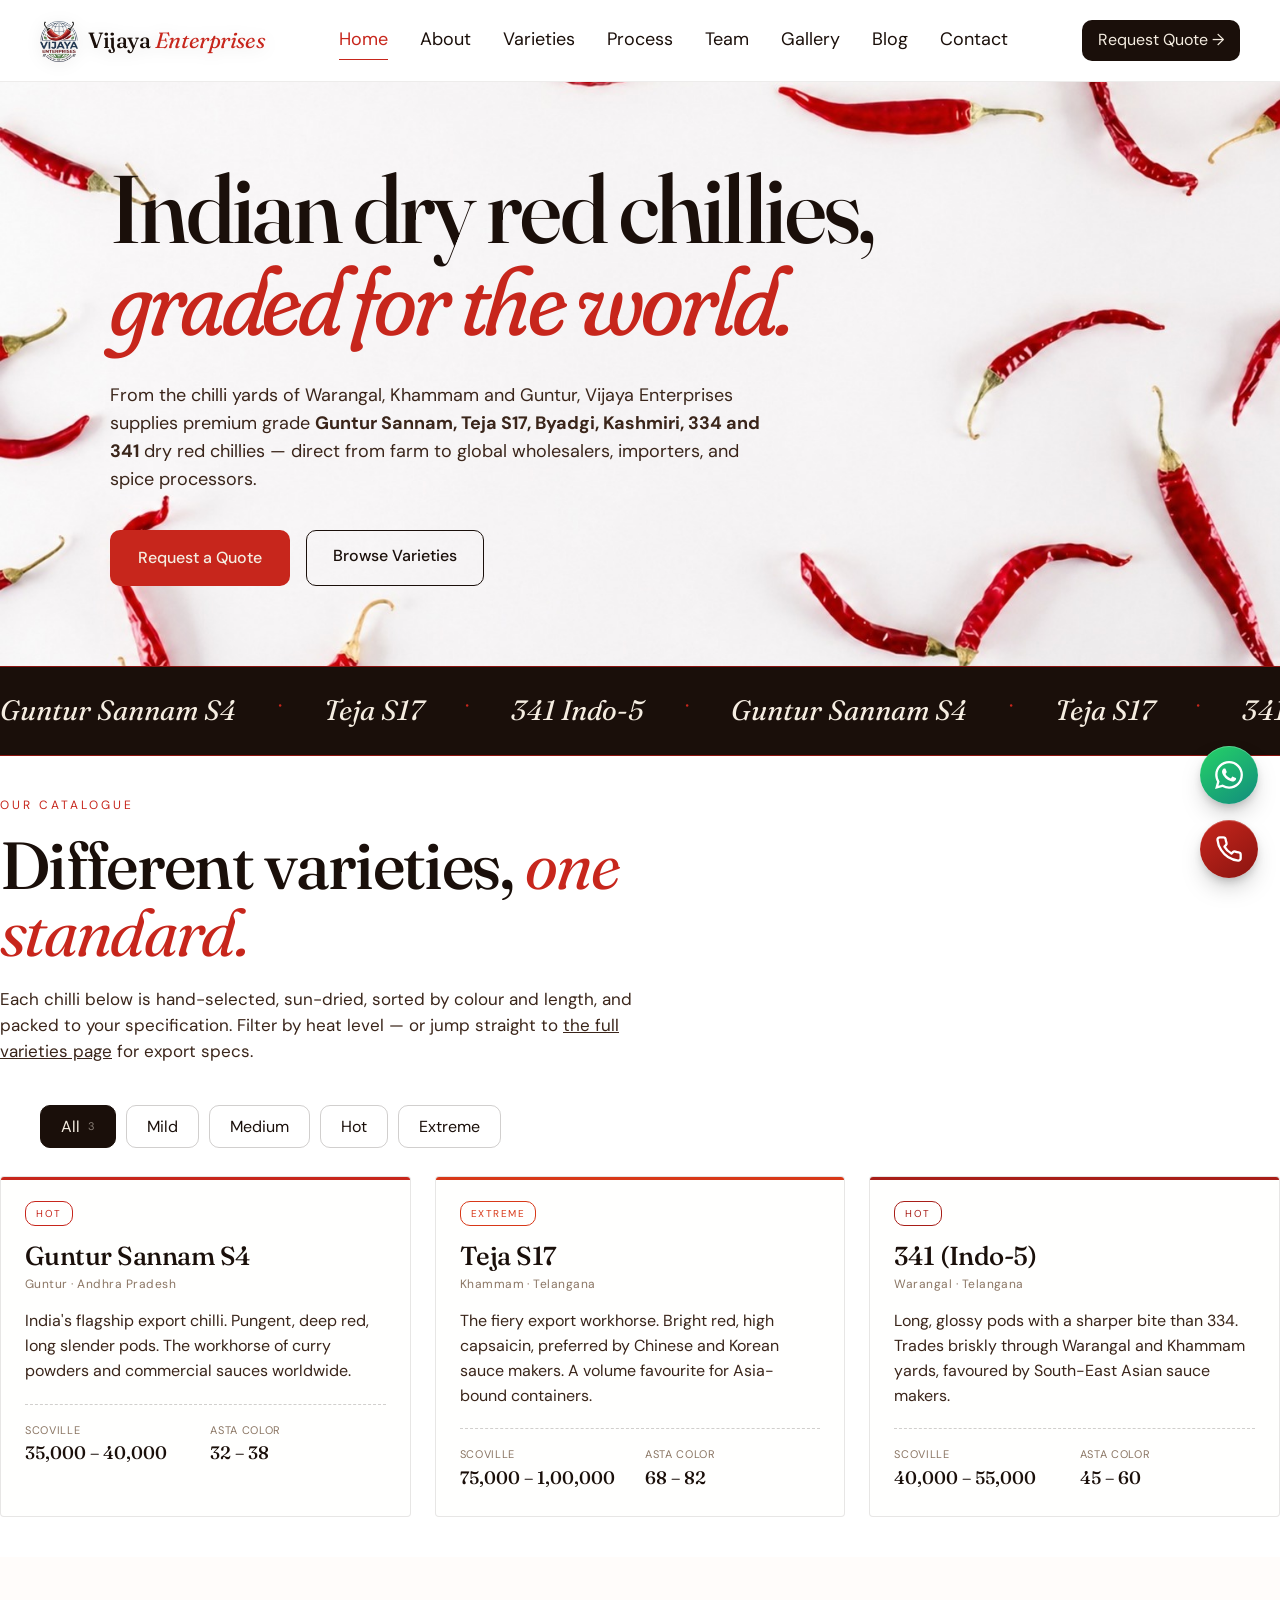
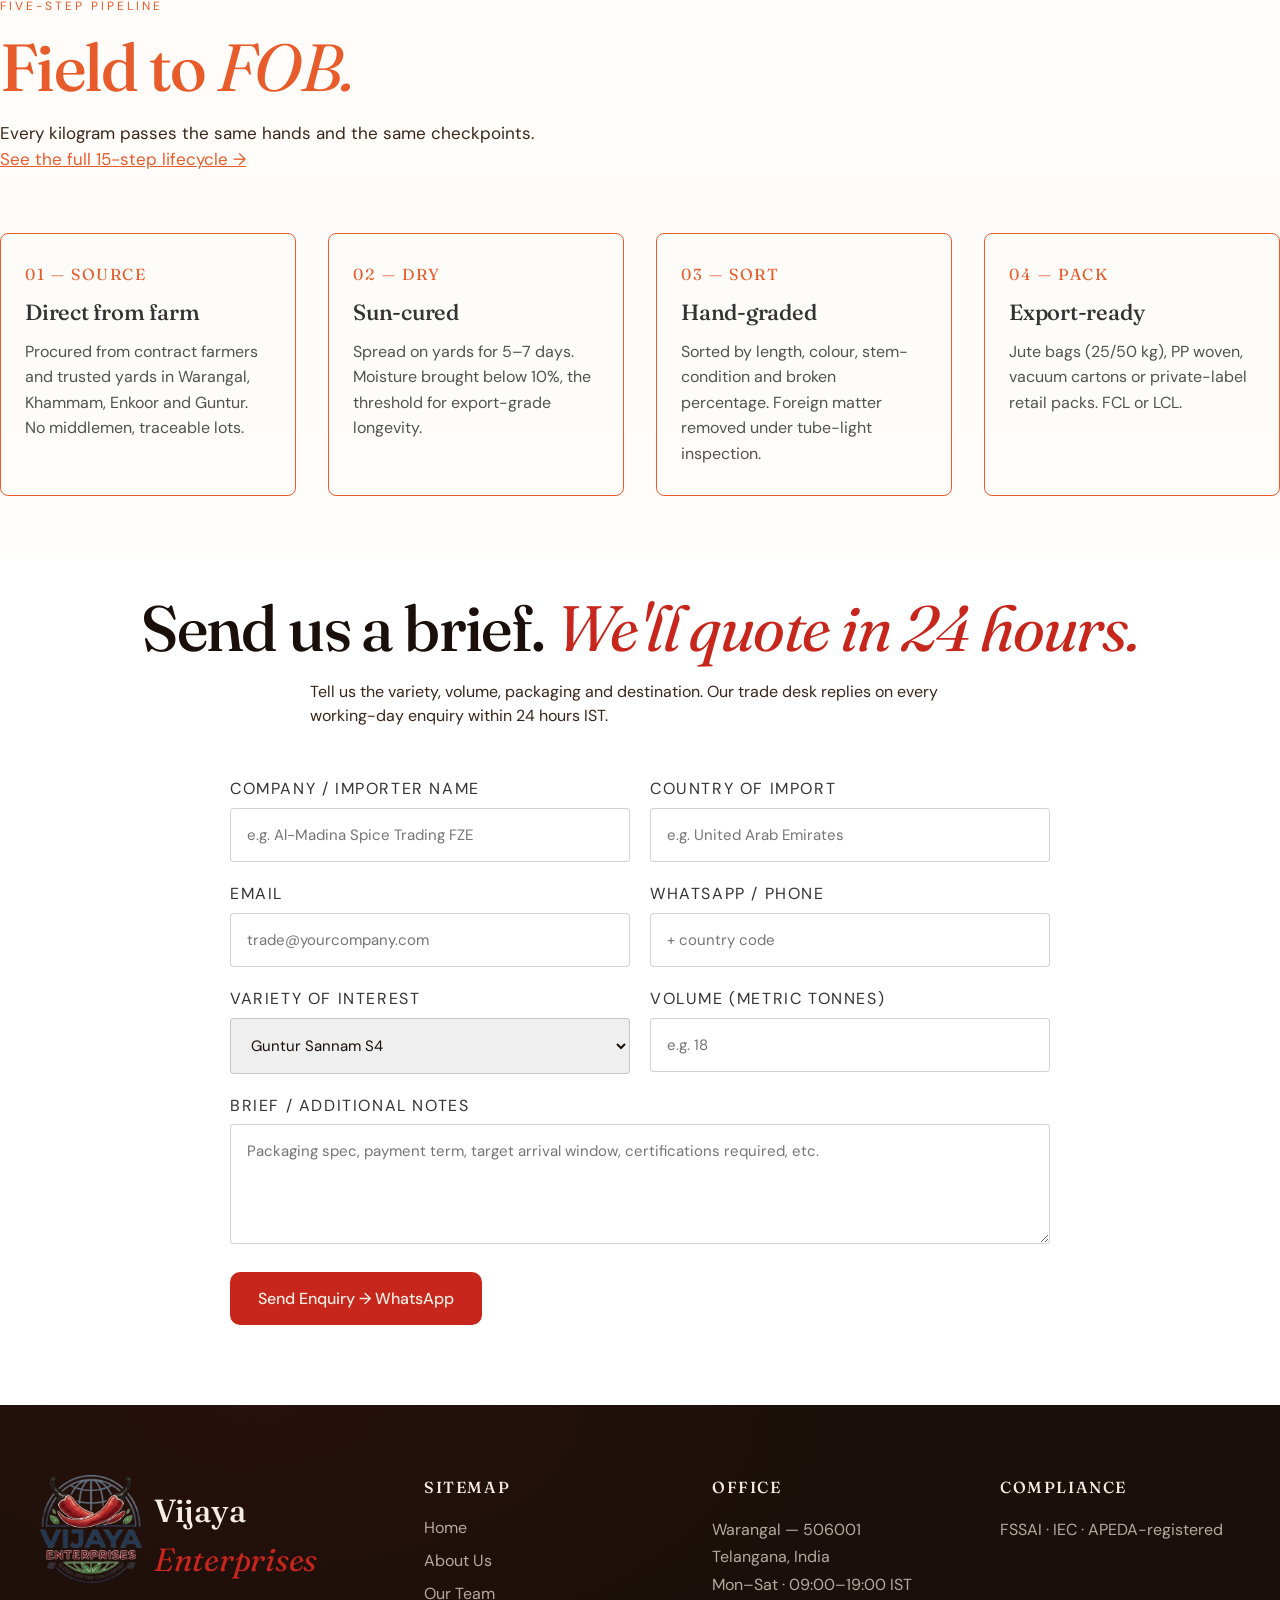
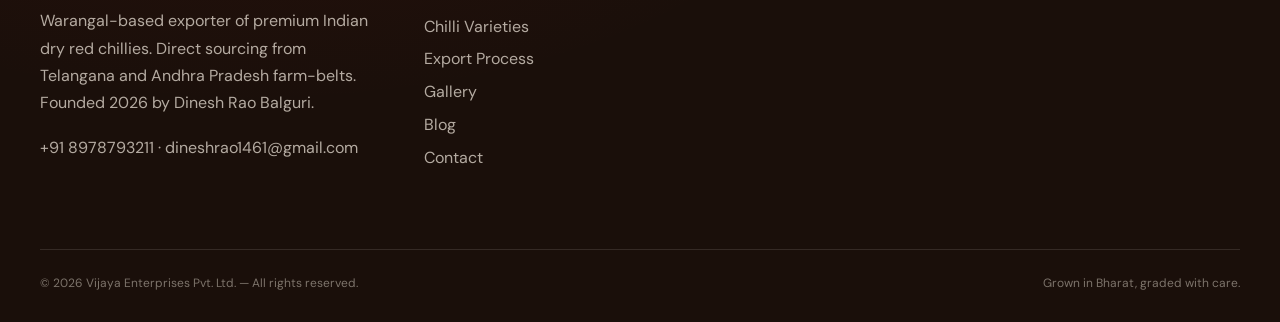
<file: index.html>
<!DOCTYPE html>
<html lang="en">

<head>
  <meta charset="UTF-8" />
  <meta name="viewport" content="width=device-width, initial-scale=1.0" />
  <meta http-equiv="X-UA-Compatible" content="IE=edge" />

  <!-- ============ PRIMARY META ============ -->
  <title>Vijaya Enterprises | Dry Red Chilli Exporters in India — Warangal, Telangana</title>
  <meta name="description"
    content="Vijaya Enterprises is a Warangal-based exporter of premium Indian dry red chillies — Guntur Sannam, Teja S17, Byadgi, Kashmiri, 334 & 341 varieties. Direct sourcing from Telangana & Andhra Pradesh. Bulk supply for global wholesalers." />
  <meta name="keywords"
    content="dry red chilli exporters in India, Guntur chilli exporters, Warangal chilli suppliers, Indian red chilli wholesale exporters, Teja S17 exporter, Byadgi chilli supplier, 334 chilli, 341 chilli, dry red chilli wholesale India, Telangana chilli exporter" />
  <meta name="author" content="Vijaya Enterprises Pvt. Ltd." />
  <meta name="robots" content="index, follow, max-image-preview:large" />
  <meta name="geo.region" content="IN-TG" />
  <meta name="geo.placename" content="Warangal, Telangana" />
  <meta name="geo.position" content="17.9689;79.5941" />
  <meta name="ICBM" content="17.9689, 79.5941" />
  <meta name="theme-color" content="#c7261c" />

  <!-- ============ CANONICAL ============ -->
  <link rel="canonical" href="https://vijayaenterprises.international/" />

  <!-- ============ OPEN GRAPH ============ -->
  <meta property="og:type" content="website" />
  <meta property="og:site_name" content="Vijaya Enterprises" />
  <meta property="og:title" content="Vijaya Enterprises | Dry Red Chilli Exporters in India" />
  <meta property="og:description"
    content="Warangal-based exporter of premium Indian dry red chillies. Direct from Telangana & Andhra Pradesh farm-belts." />
  <meta property="og:image" content="https://vijayaenterprises.international/images/og-cover.jpg" />
  <meta property="og:url" content="https://vijayaenterprises.international/" />
  <meta name="twitter:card" content="summary_large_image" />
  <meta name="twitter:title" content="Vijaya Enterprises | Dry Red Chilli Exporters in India" />
  <meta name="twitter:description"
    content="Premium Indian dry red chillies — direct from Telangana & Andhra Pradesh." />
  <meta name="twitter:image" content="https://vijayaenterprises.international/images/og-cover.jpg" />

  <!-- ============ FONTS ============ -->
  <link rel="preconnect" href="https://fonts.googleapis.com" />
  <link rel="preconnect" href="https://fonts.gstatic.com" crossorigin />
  <link
    href="https://fonts.googleapis.com/css2?family=Fraunces:ital,opsz,wght,SOFT,WONK@0,9..144,400..600,0..100,0..1;1,9..144,400..600,0..100,0..1&family=DM+Sans:wght@400;500;700&display=swap"
    rel="stylesheet" />

  <link rel="icon" type="image/webp" href="images/logo.webp" />
<link rel="stylesheet" href="style.css" />

  <!-- ============ JSON-LD: ORGANIZATION ============ -->
  <script type="application/ld+json">
{
  "@context": "https://schema.org",
  "@type": "Organization",
  "@id": "https://vijayaenterprises.international/#org",
  "name": "Vijaya Enterprises Pvt. Ltd.",
  "url": "https://vijayaenterprises.international/",
  "logo": "https://vijayaenterprises.international/images/logo.svg",
  "foundingDate": "2026",
  "founder": {
    "@type": "Person",
    "name": "Dinesh Rao Balguri",
    "jobTitle": "Founder & Managing Director"
  },
  "description": "Indian exporter of premium dry red chilli varieties including Guntur Sannam, Teja S17, Byadgi, Kashmiri, 334 and 341, sourced directly from Telangana and Andhra Pradesh farm-belts.",
  "address": {
    "@type": "PostalAddress",
    "streetAddress": "Warangal",
    "addressLocality": "Warangal",
    "addressRegion": "Telangana",
    "postalCode": "506001",
    "addressCountry": "IN"
  },
  "contactPoint": {
    "@type": "ContactPoint",
    "telephone": "+91-87987-93211",
    "contactType": "sales",
    "availableLanguage": ["English", "Hindi", "Telugu"]
  }
}
</script>

  <!-- ============ JSON-LD: LOCALBUSINESS ============ -->
  <script type="application/ld+json">
{
  "@context": "https://schema.org",
  "@type": "LocalBusiness",
  "@id": "https://vijayaenterprises.international/#business",
  "name": "Vijaya Enterprises Pvt. Ltd.",
  "image": "https://vijayaenterprises.international/images/og-cover.jpg",
  "telephone": "+91-87987-93211",
  "email": "dineshrao1461@gmail.com",
  "priceRange": "$$",
  "address": {
    "@type": "PostalAddress",
    "streetAddress": "Warangal",
    "addressLocality": "Warangal",
    "addressRegion": "Telangana",
    "postalCode": "506001",
    "addressCountry": "IN"
  },
  "geo": {
    "@type": "GeoCoordinates",
    "latitude": 17.9689,
    "longitude": 79.5941
  },
  "openingHoursSpecification": [{
    "@type": "OpeningHoursSpecification",
    "dayOfWeek": ["Monday","Tuesday","Wednesday","Thursday","Friday","Saturday"],
    "opens": "09:00",
    "closes": "19:00"
  }]
}
</script>
</head>

<body>

  <a class="skip-link" href="#main">Skip to content</a>
  <div class="grain" aria-hidden="true"></div>

  <!-- ============ HEADER / NAV ============ -->
  <header class="nav" role="banner">
    <a href="index.html" class="nav__logo" aria-label="Vijaya Enterprises — Home">
      <span class="nav__logo-mark" aria-hidden="true">
        <img src="images/logo.webp" alt="Vijaya Enterprises Logo">
      </span>
      <span>Vijaya <em>Enterprises</em></span>
    </a>
    <button class="nav__toggle" aria-label="Open menu" aria-expanded="false"
      aria-controls="primary-nav"><span></span></button>
    <nav class="nav__links" role="navigation" aria-label="Primary" id="primary-nav">
      <a href="index.html" aria-current="page">Home</a>
      <a href="about.html">About</a>
      <a href="varieties.html">Varieties</a>
      <a href="process.html">Process</a>
      <a href="team.html">Team</a>
      <a href="gallery.html">Gallery</a>
      <a href="blog.html">Blog</a>
      <a href="contact.html">Contact</a>
    </nav>
    <a href="contact.html" class="nav__cta">Request Quote →</a>
  </header>

  <main id="main">

    <!-- ============ HERO ============ -->
    <section class="hero" aria-labelledby="hero-title">
      <!-- <span class="hero__tag"><span class="icon"><img src="images/location_icon.svg" alt=""></span> Warangal · Telangana · India · Est. 2026</span> -->
      <h1 id="hero-title" class="hero__title">
        Indian dry red chillies, <em class="hero__underline">graded for the world.</em>
      </h1>
      <p class="hero__lede">
        From the chilli yards of Warangal, Khammam and Guntur, Vijaya Enterprises supplies premium grade
        <strong>Guntur Sannam, Teja S17, Byadgi, Kashmiri, 334 and 341</strong> dry red chillies — direct
        from farm to global wholesalers, importers, and spice processors.
      </p>
      <div class="hero__cta-row">
        <a href="contact.html" class="btn-primary">Request a Quote</a>
        <a href="varieties.html" class="btn-secondary">Browse Varieties</a>
      </div>
      <!-- <div class="hero__stats" role="list">
    <div role="listitem"><strong>11+</strong><span>Premium varieties</span></div>
    <div role="listitem"><strong>2nd-Gen</strong><span>Family expertise</span></div>
    <div role="listitem"><strong>FCL & LCL</strong><span>20ft, 40ft, mixed</span></div>
    <div role="listitem"><strong>24 hrs</strong><span>Quote turnaround</span></div>
  </div>
  <span class="hero__scroll" aria-hidden="true">Scroll ↓</span> -->
    </section>

    <!-- ============ MARQUEE ============ -->
    <div class="marquee" aria-hidden="true">
      <div class="marquee__track">
        <span>Guntur Sannam S4</span><span>·</span>
        <span>Teja S17</span><span>·</span>
        <span>341 Indo-5</span><span>·</span>
        <span>Guntur Sannam S4</span><span>·</span>
        <span>Teja S17</span><span>·</span>
        <span>341 Indo-5</span><span>·</span>
        <span>Guntur Sannam S4</span><span>·</span>
        <span>Teja S17</span><span>·</span>
        <span>341 Indo-5</span><span>·</span>
        <!-- 
    <span>Byadgi Kaddi</span><span>·</span>
    <span>Kashmiri Deghi</span><span>·</span>
    <span>334 Wonder Hot</span><span>·</span>
    <span>Reshampatti</span><span>·</span>
    <span>Bhut Jolokia</span><span>·</span>
    <span>Sankeshwari</span><span>·</span>
    
    <span>Guntur Sannam S4</span><span>·</span>
    <span>Teja S17</span><span>·</span>
    <span>Byadgi Kaddi</span><span>·</span>
    <span>Kashmiri Deghi</span><span>·</span>
    <span>334 Wonder Hot</span><span>·</span>
    <span>341 Indo-5</span><span>·</span>
    <span>Reshampatti</span><span>·</span>
    <span>Bhut Jolokia</span><span>·</span>
    <span>Sankeshwari</span><span>·</span>
    -->
      </div>
    </div>

    <!-- ============ TRUST STRIP ============ -->
    <!-- <section class="trust" aria-label="Why buyers choose us">
  <div class="trust__item">
    <h4>Farm-belt sourcing</h4>
    <p>Warangal · Khammam · Guntur · Enkoor mandis</p>
  </div>
  <div class="trust__item">
    <h4>Multiple grades</h4>
    <p>Stem · Stemless · Whole · Crushed · Powder</p>
  </div>
  <div class="trust__item">
    <h4>Documentation ready</h4>
    <p>Phytosanitary · COO · Fumigation · Lab COA</p>
  </div>
  <div class="trust__item">
    <h4>Port flexibility</h4>
    <p>Krishnapatnam · Chennai · Nhava Sheva</p>
  </div>
</section> -->

    <!-- ============ FEATURED VARIETIES ============ -->
    <header class="section-head">
      <div class="kicker">Our Catalogue</div>
      <h2>Different varieties, <em>one standard.</em></h2>
      <p>
        Each chilli below is hand-selected, sun-dried, sorted by colour and length, and packed to your
        specification. Filter by heat level — or jump straight to <a href="varieties.html">the full varieties page</a>
        for export specs.
      </p>
    </header>
    <!-- -->
    <div class="filters" id="filters" role="tablist" aria-label="Filter by heat level">
      <button class="chip chip--active" data-filter="all" role="tab" aria-selected="true">All <small>11</small></button>
      <button class="chip" data-filter="mild" role="tab" aria-selected="false">Mild</button>
      <button class="chip" data-filter="medium" role="tab" aria-selected="false">Medium</button>
      <button class="chip" data-filter="hot" role="tab" aria-selected="false">Hot</button>
      <button class="chip" data-filter="extreme" role="tab" aria-selected="false">Extreme</button>
    </div>
    <div class="grid" id="grid" role="region" aria-label="Chilli varieties"></div>

    <!-- ============ PROCESS PREVIEW ============ -->
    <section class="process" id="process" aria-labelledby="process-title">
      <header class="section-head">
        <div class="kicker">Five-step Pipeline</div>
        <h2 id="process-title">Field to <em>FOB.</em></h2>
        <p>Every kilogram passes the same hands and the same checkpoints.
          <br> <a href="process.html" style="color:var(--ember)">See the full 15-step lifecycle →</a>
        </p>
      </header>
      <ol class="timeline">
        <li>
          <div class="timeline__num">01 — SOURCE</div>
          <h3>Direct from farm</h3>
          <p>Procured from contract farmers and trusted yards in Warangal, Khammam, Enkoor and Guntur. No middlemen,
            traceable lots.</p>
        </li>
        <li>
          <div class="timeline__num">02 — DRY</div>
          <h3>Sun-cured</h3>
          <p>Spread on yards for 5–7 days. Moisture brought below 10%, the threshold for export-grade longevity.</p>
        </li>
        <li>
          <div class="timeline__num">03 — SORT</div>
          <h3>Hand-graded</h3>
          <p>Sorted by length, colour, stem-condition and broken percentage. Foreign matter removed under tube-light
            inspection.</p>
        </li>
        <li>
          <div class="timeline__num">04 — PACK</div>
          <h3>Export-ready</h3>
          <p>Jute bags (25/50 kg), PP woven, vacuum cartons or private-label retail packs. FCL or LCL.</p>
        </li>
      </ol>
    </section>

    <!-- ============ EXPORTS / TARGETS ============ -->
    <!-- <section class="exports" id="exports" aria-labelledby="exports-title">
  <div class="exports__left">
    <div class="kicker">Markets We Serve</div>
    <h2 id="exports-title">Built for <em>international</em> buyers.</h2>
    <p>
      Our trade desk handles enquiries from importers, food processors, oleoresin manufacturers, and
      retail packers. Whether you need a 20ft trial container or recurring 40ft volumes, we quote in
      USD on FOB or CIF terms with payment via TT, LC at sight, or DA.
    </p>
    <a href="contact.html" class="btn-primary">Talk to our export desk →</a>
  </div>
  <div class="exports__right" aria-label="Target export markets">
    <div class="country"><span>🇦🇪 United Arab Emirates</span><div class="bar" style="--w:90%"></div><b>Active</b></div>
    <div class="country"><span>🇧🇩 Bangladesh</span><div class="bar" style="--w:80%"></div><b>Active</b></div>
    <div class="country"><span>🇱🇰 Sri Lanka</span><div class="bar" style="--w:75%"></div><b>Active</b></div>
    <div class="country"><span>🇲🇾 Malaysia</span><div class="bar" style="--w:70%"></div><b>Active</b></div>
    <div class="country"><span>🇻🇳 Vietnam</span><div class="bar" style="--w:65%"></div><b>Active</b></div>
    <div class="country"><span>🇹🇭 Thailand</span><div class="bar" style="--w:55%"></div><b>Targeting</b></div>
    <div class="country"><span>🇬🇧 United Kingdom</span><div class="bar" style="--w:45%"></div><b>Targeting</b></div>
    <div class="country"><span>🇺🇸 United States</span><div class="bar" style="--w:40%"></div><b>Targeting</b></div>
  </div>
</section> -->

    <!-- ============ CTA / QUOTE FORM ============ -->
    <section class="cta" id="contact" aria-labelledby="cta-title">
      <h2 id="cta-title">Send us a brief. <em>We'll quote in 24 hours.</em></h2>
      <p>Tell us the variety, volume, packaging and destination. Our trade desk replies on every working-day enquiry
        within 24 hours IST.</p>
      <form class="form" onsubmit="return handleQuote(event)" aria-label="Request a quote">
        <div class="form__row">
          <label>Company / Importer name<input name="company" required
              placeholder="e.g. Al-Madina Spice Trading FZE" /></label>
          <label>Country of import<input name="country" required placeholder="e.g. United Arab Emirates" /></label>
        </div>
        <div class="form__row">
          <label>Email<input type="email" name="email" required placeholder="trade@yourcompany.com" /></label>
          <label>WhatsApp / Phone<input name="phone" placeholder="+ country code" /></label>
        </div>
        <div class="form__row">
          <label>Variety of interest
            <select name="variety" required>
              <option value="Guntur Sannam S4">Guntur Sannam S4</option>
              <option value="Teja S17">Teja S17</option>
              <option value="Byadgi Kaddi">Byadgi Kaddi</option>
              <option value="Kashmiri Deghi">Kashmiri Deghi</option>
              <option value="334">334 (Wonder Hot)</option>
              <option value="341">341 (Indo-5)</option>
              <option value="Reshampatti">Reshampatti</option>
              <option value="Bhut Jolokia">Bhut Jolokia</option>
              <option value="Mixed">Mixed / Multiple</option>
            </select>
          </label>
          <label>Volume (Metric Tonnes)<input type="number" name="volume" min="1" placeholder="e.g. 18" /></label>
        </div>
        <label>Brief / additional notes<textarea name="notes" rows="4"
            placeholder="Packaging spec, payment term, target arrival window, certifications required, etc."></textarea></label>
        <button type="submit" class="btn-primary">Send Enquiry → WhatsApp</button>
        <p id="formStatus" class="form__status" role="status" aria-live="polite"></p>
      </form>
    </section>

  </main>

  <!-- ============ FOOTER ============ -->
  <footer class="footer" role="contentinfo">
    <div>
      <div class="footer__brand">
        <a href="index.html" class="footer__brand-link" aria-label="Vijaya Enterprises — Home">
          <span class="footer__brand-mark" aria-hidden="true">
            <img src="images/logo.webp" alt="Vijaya Enterprises Logo">
          </span>
          <span class="footer_title">Vijaya <em>Enterprises</em></span>
        </a>
      </div>
      <p class="footer__about">
        Warangal-based exporter of premium Indian dry red chillies. Direct sourcing from Telangana
        and Andhra Pradesh farm-belts. Founded 2026 by Dinesh Rao Balguri.
      </p>
      <p>+91 8978793211 · dineshrao1461@gmail.com</p>
    </div>
    <div>
      <h4>Sitemap</h4>
      <ul>
        <li><a href="index.html">Home</a></li>
        <li><a href="about.html">About Us</a></li>
        <li><a href="team.html">Our Team</a></li>
        <li><a href="varieties.html">Chilli Varieties</a></li>
        <li><a href="process.html">Export Process</a></li>
        <li><a href="gallery.html">Gallery</a></li>
        <li><a href="blog.html">Blog</a></li>
        <li><a href="contact.html">Contact</a></li>
      </ul>
    </div>
    <div>
      <h4>Office</h4>
      <p>Warangal — 506001<br>Telangana, India<br>Mon–Sat · 09:00–19:00 IST</p>
    </div>
    <div>
      <h4>Compliance</h4>
      <p>FSSAI · IEC ·
        APEDA-registered<!-- EDIT: insert real cert numbers when issued. Add ISO 22000 / HACCP / Spices Board / USFDA only after received. -->
      </p>
    </div>
    <div class="footer__fine">
      <span>© 2026 Vijaya Enterprises Pvt. Ltd. — All rights reserved.</span>
      <span>Grown in Bharat, graded with care.</span>
    </div>
  </footer>

  <!-- ============ FLOATING CONTACT BUTTONS ============ -->
  <aside class="fab" aria-label="Quick contact">
    <a href="https://wa.me/918978793211?text=Hello%20Vijaya%20Enterprises%2C%20I%27d%20like%20to%20enquire%20about%20your%20dry%20red%20chilli%20export%20varieties."
      class="fab__btn fab__btn--wa" target="_blank" rel="noopener noreferrer"
      aria-label="Chat with Vijaya Enterprises on WhatsApp">
      <svg viewBox="0 0 24 24" fill="currentColor" aria-hidden="true">
        <path
          d="M17.472 14.382c-.297-.149-1.758-.867-2.03-.967-.273-.099-.471-.148-.67.15-.197.297-.767.966-.94 1.164-.173.199-.347.223-.644.075-.297-.15-1.255-.463-2.39-1.475-.883-.788-1.48-1.761-1.653-2.059-.173-.297-.018-.458.13-.606.134-.133.298-.347.446-.52.149-.174.198-.298.297-.497.099-.198.05-.371-.025-.52-.075-.149-.669-1.612-.916-2.207-.242-.579-.487-.5-.669-.51-.173-.008-.371-.01-.57-.01-.198 0-.52.074-.792.372-.272.297-1.04 1.016-1.04 2.479 0 1.462 1.065 2.875 1.213 3.074.149.198 2.096 3.2 5.077 4.487.709.306 1.262.489 1.693.625.712.227 1.36.195 1.871.118.571-.085 1.758-.719 2.006-1.413.248-.694.248-1.289.173-1.413-.074-.124-.272-.198-.57-.347M12.05 21.785h-.004a9.87 9.87 0 0 1-5.031-1.378l-.361-.214-3.741.982.998-3.648-.235-.374a9.86 9.86 0 0 1-1.51-5.26c.001-5.45 4.436-9.884 9.888-9.884 2.64 0 5.122 1.03 6.988 2.898a9.825 9.825 0 0 1 2.893 6.994c-.003 5.45-4.437 9.884-9.885 9.884m8.413-18.297A11.815 11.815 0 0 0 12.05 0C5.495 0 .16 5.335.157 11.892c0 2.096.547 4.142 1.588 5.945L.057 24l6.305-1.654a11.882 11.882 0 0 0 5.683 1.448h.005c6.554 0 11.89-5.335 11.893-11.893a11.821 11.821 0 0 0-3.48-8.413" />
      </svg>
      <span class="fab__label">WhatsApp us</span>
    </a>
    <a href="tel:+918978793211" class="fab__btn fab__btn--call" aria-label="Call Vijaya Enterprises">
      <svg viewBox="0 0 24 24" fill="none" stroke="currentColor" stroke-width="2" stroke-linecap="round"
        stroke-linejoin="round" aria-hidden="true">
        <path
          d="M22 16.92v3a2 2 0 0 1-2.18 2 19.79 19.79 0 0 1-8.63-3.07 19.5 19.5 0 0 1-6-6 19.79 19.79 0 0 1-3.07-8.67A2 2 0 0 1 4.11 2h3a2 2 0 0 1 2 1.72 12.84 12.84 0 0 0 .7 2.81 2 2 0 0 1-.45 2.11L8.09 9.91a16 16 0 0 0 6 6l1.27-1.27a2 2 0 0 1 2.11-.45 12.84 12.84 0 0 0 2.81.7A2 2 0 0 1 22 16.92z" />
      </svg>
      <span class="fab__label">Call us</span>
    </a>
  </aside>

  <script src="script.js"></script>
</body>

</html>
</file>
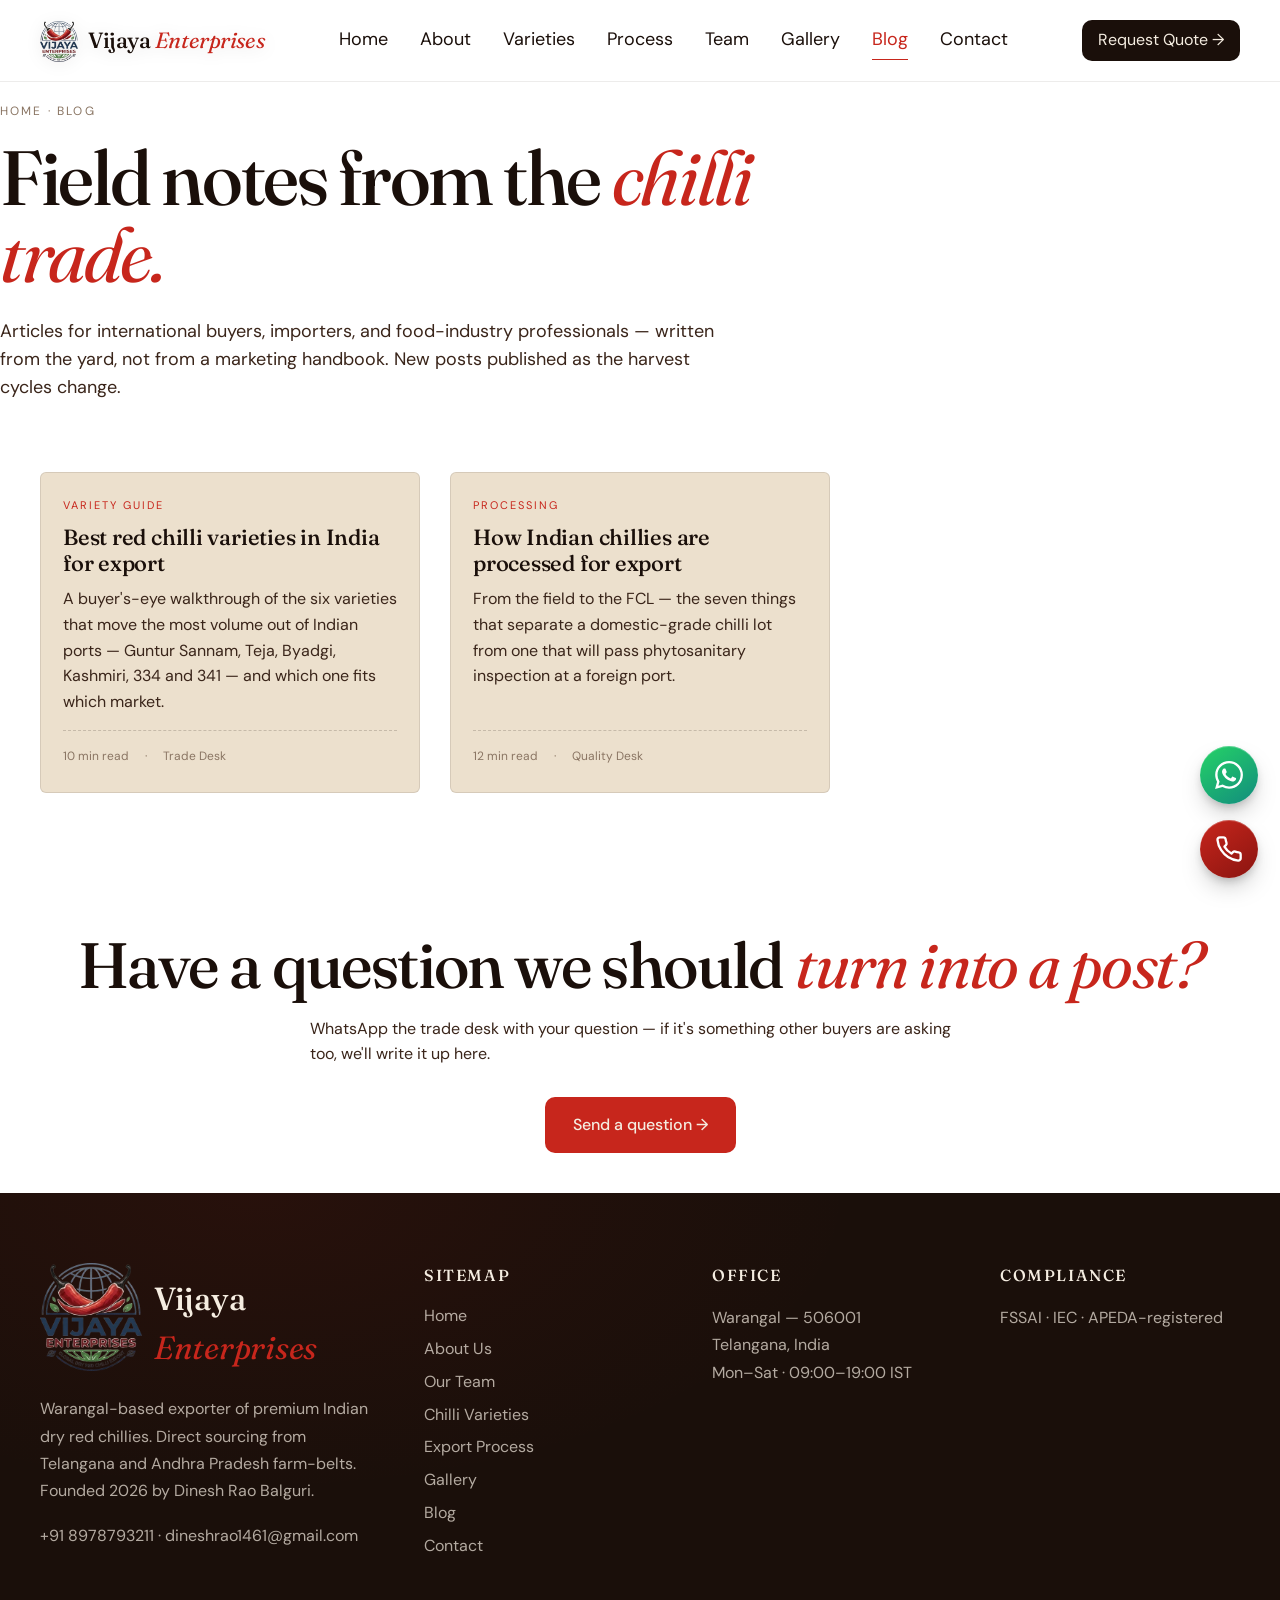
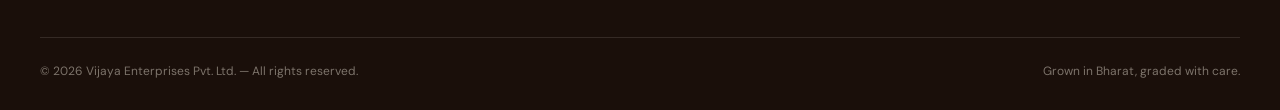
<file: blog.html>
<!DOCTYPE html>
<html lang="en">
<head>
<meta charset="UTF-8" />
<meta name="viewport" content="width=device-width, initial-scale=1.0" />
<title>Blog | Indian Chilli Export Insights — Vijaya Enterprises</title>
<meta name="description" content="Articles on Indian dry red chilli export — variety comparisons, processing standards, ASTA colour, sourcing regions, and what international buyers should look for. Written by the trade desk at Vijaya Enterprises, Warangal." />
<meta name="keywords" content="Indian chilli export blog, best red chilli varieties India, Guntur vs Byadgi chilli, chilli processing for export, ASTA colour explained, chilli buyer guide" />
<meta name="robots" content="index, follow" />
<meta name="theme-color" content="#c7261c" />
<link rel="canonical" href="https://vijayaenterprises.international/blog.html" />
<meta property="og:title" content="Blog | Vijaya Enterprises" />
<meta property="og:description" content="Insights on Indian chilli export — varieties, processing, and buyer-side know-how." />
<meta property="og:url" content="https://vijayaenterprises.international/blog.html" />

<link rel="preconnect" href="https://fonts.googleapis.com" />
<link rel="preconnect" href="https://fonts.gstatic.com" crossorigin />
<link href="https://fonts.googleapis.com/css2?family=Fraunces:ital,opsz,wght,SOFT,WONK@0,9..144,400..600,0..100,0..1;1,9..144,400..600,0..100,0..1&family=DM+Sans:wght@400;500;700&display=swap" rel="stylesheet" />
<link rel="icon" type="image/svg+xml" href="images/favicon.svg" />
<link rel="stylesheet" href="style.css" />
</head>
<body>
<a class="skip-link" href="#main">Skip to content</a>
<div class="grain" aria-hidden="true"></div>

<header class="nav" role="banner">
    <a href="index.html" class="nav__logo" aria-label="Vijaya Enterprises — Home">
      <span class="nav__logo-mark" aria-hidden="true">
        <img src="images/logo.webp" alt="Vijaya Enterprises Logo">
      </span>
      <span>Vijaya <em>Enterprises</em></span>
    </a>
    <button class="nav__toggle" aria-label="Open menu" aria-expanded="false"
      aria-controls="primary-nav"><span></span></button>
    <nav class="nav__links" role="navigation" aria-label="Primary" id="primary-nav">
      <a href="index.html">Home</a>
      <a href="about.html">About</a>
      <a href="varieties.html">Varieties</a>
      <a href="process.html">Process</a>
      <a href="team.html">Team</a>
      <a href="gallery.html">Gallery</a>
      <a href="blog.html" aria-current="page">Blog</a>
      <a href="contact.html">Contact</a>
    </nav>
    <a href="contact.html" class="nav__cta">Request Quote →</a>
  </header>

<main id="main">

<section class="page-hero">
  <div class="page-hero__crumb"><a href="index.html">Home</a> · Blog</div>
  <h1>Field notes from the <em>chilli trade.</em></h1>
  <p class="page-hero__lede">
    Articles for international buyers, importers, and food-industry professionals — written from the
    yard, not from a marketing handbook. New posts published as the harvest cycles change.
  </p>
</section>

<section class="blog-grid" aria-label="Articles">

  <a href="blog/best-red-chilli-varieties-india-export.html" class="post">
    <!--<div class="post__img">
      <img src="images/blog/post-best-varieties.jpg" alt="A range of Indian red chilli varieties laid out on a wooden surface" loading="lazy" />
    </div>-->
    <div class="post__body">
      <div class="post__tag">Variety Guide</div>
      <h2 class="post__title">Best red chilli varieties in India for export</h2>
      <p class="post__excerpt">A buyer's-eye walkthrough of the six varieties that move the most volume out of Indian ports — Guntur Sannam, Teja, Byadgi, Kashmiri, 334 and 341 — and which one fits which market.</p>
      <div class="post__meta"><span>10 min read</span><span>·</span><span>Trade Desk</span></div>
    </div>
  </a>
<!-- 
  <a href="blog/guntur-vs-byadgi-chillies.html" class="post">
     <div class="post__img">
      <img src="images/blog/post-best-varieties.jpg" alt="A range of Indian red chilli varieties laid out on a wooden surface" loading="lazy" />
    </div>
    <div class="post__body">
      <div class="post__tag">Comparison</div>
      <h2 class="post__title">Guntur vs Byadgi: which chilli should you import?</h2>
      <p class="post__excerpt">India's two most-exported chillies couldn't be more different. We break down heat, colour, price band, and end-use — so you can pick the right one for your buyer profile.</p>
      <div class="post__meta"><span>8 min read</span><span>·</span><span>Trade Desk</span></div>
    </div>
  </a>
-->
  <a href="blog/how-indian-chillies-processed-export.html" class="post">
    <!--<div class="post__img">
      <img src="images/blog/post-best-varieties.jpg" alt="A range of Indian red chilli varieties laid out on a wooden surface" loading="lazy" />
    </div>-->
    <div class="post__body">
      <div class="post__tag">Processing</div>
      <h2 class="post__title">How Indian chillies are processed for export</h2>
      <p class="post__excerpt">From the field to the FCL — the seven things that separate a domestic-grade chilli lot from one that will pass phytosanitary inspection at a foreign port.</p>
      <div class="post__meta"><span>12 min read</span><span>·</span><span>Quality Desk</span></div>
    </div>
  </a>

</section>

<!-- CTA -->
<section class="cta">
  <h2>Have a question we should <em>turn into a post?</em></h2>
  <p>WhatsApp the trade desk with your question — if it's something other buyers are asking too, we'll write it up here.</p>
  <div style="text-align:center;margin-top:30px"><a href="contact.html" class="btn-primary">Send a question →</a></div>
</section>

</main>

<footer class="footer" role="contentinfo">
    <div>
      <div class="footer__brand">
        <a href="index.html" class="footer__brand-link" aria-label="Vijaya Enterprises — Home">
          <span class="footer__brand-mark" aria-hidden="true">
            <img src="images/logo.webp" alt="Vijaya Enterprises Logo">
          </span>
          <span class="footer_title">Vijaya <em>Enterprises</em></span>
        </a>
      </div>
      <p class="footer__about">
        Warangal-based exporter of premium Indian dry red chillies. Direct sourcing from Telangana
        and Andhra Pradesh farm-belts. Founded 2026 by Dinesh Rao Balguri.
      </p>
      <p>+91 8978793211 · dineshrao1461@gmail.com</p>
    </div>
    <div>
      <h4>Sitemap</h4>
      <ul>
        <li><a href="index.html">Home</a></li>
        <li><a href="about.html">About Us</a></li>
        <li><a href="team.html">Our Team</a></li>
        <li><a href="varieties.html">Chilli Varieties</a></li>
        <li><a href="process.html">Export Process</a></li>
        <li><a href="gallery.html">Gallery</a></li>
        <li><a href="blog.html">Blog</a></li>
        <li><a href="contact.html">Contact</a></li>
      </ul>
    </div>
    <div>
      <h4>Office</h4>
      <p>Warangal — 506001<br>Telangana, India<br>Mon–Sat · 09:00–19:00 IST</p>
    </div>
    <div>
      <h4>Compliance</h4>
      <p>FSSAI · IEC ·
        APEDA-registered<!-- EDIT: insert real cert numbers when issued. Add ISO 22000 / HACCP / Spices Board / USFDA only after received. -->
      </p>
    </div>
    <div class="footer__fine">
      <span>© 2026 Vijaya Enterprises Pvt. Ltd. — All rights reserved.</span>
      <span>Grown in Bharat, graded with care.</span>
    </div>
  </footer>

<aside class="fab" aria-label="Quick contact">
  <a href="https://wa.me/918978793211" class="fab__btn fab__btn--wa" target="_blank" rel="noopener" aria-label="WhatsApp"><svg viewBox="0 0 24 24" fill="currentColor" aria-hidden="true"><path d="M17.472 14.382c-.297-.149-1.758-.867-2.03-.967-.273-.099-.471-.148-.67.15-.197.297-.767.966-.94 1.164-.173.199-.347.223-.644.075-.297-.15-1.255-.463-2.39-1.475-.883-.788-1.48-1.761-1.653-2.059-.173-.297-.018-.458.13-.606.134-.133.298-.347.446-.52.149-.174.198-.298.297-.497.099-.198.05-.371-.025-.52-.075-.149-.669-1.612-.916-2.207-.242-.579-.487-.5-.669-.51-.173-.008-.371-.01-.57-.01-.198 0-.52.074-.792.372-.272.297-1.04 1.016-1.04 2.479 0 1.462 1.065 2.875 1.213 3.074.149.198 2.096 3.2 5.077 4.487.709.306 1.262.489 1.693.625.712.227 1.36.195 1.871.118.571-.085 1.758-.719 2.006-1.413.248-.694.248-1.289.173-1.413-.074-.124-.272-.198-.57-.347M12.05 21.785h-.004a9.87 9.87 0 0 1-5.031-1.378l-.361-.214-3.741.982.998-3.648-.235-.374a9.86 9.86 0 0 1-1.51-5.26c.001-5.45 4.436-9.884 9.888-9.884 2.64 0 5.122 1.03 6.988 2.898a9.825 9.825 0 0 1 2.893 6.994c-.003 5.45-4.437 9.884-9.885 9.884m8.413-18.297A11.815 11.815 0 0 0 12.05 0C5.495 0 .16 5.335.157 11.892c0 2.096.547 4.142 1.588 5.945L.057 24l6.305-1.654a11.882 11.882 0 0 0 5.683 1.448h.005c6.554 0 11.89-5.335 11.893-11.893a11.821 11.821 0 0 0-3.48-8.413"/></svg><span class="fab__label">WhatsApp us</span></a>
  <a href="tel:+918978793211" class="fab__btn fab__btn--call" aria-label="Call"><svg viewBox="0 0 24 24" fill="none" stroke="currentColor" stroke-width="2" stroke-linecap="round" stroke-linejoin="round" aria-hidden="true"><path d="M22 16.92v3a2 2 0 0 1-2.18 2 19.79 19.79 0 0 1-8.63-3.07 19.5 19.5 0 0 1-6-6 19.79 19.79 0 0 1-3.07-8.67A2 2 0 0 1 4.11 2h3a2 2 0 0 1 2 1.72 12.84 12.84 0 0 0 .7 2.81 2 2 0 0 1-.45 2.11L8.09 9.91a16 16 0 0 0 6 6l1.27-1.27a2 2 0 0 1 2.11-.45 12.84 12.84 0 0 0 2.81.7A2 2 0 0 1 22 16.92z"/></svg><span class="fab__label">Call us</span></a>
</aside>

<script src="script.js"></script>
</body>
</html>
</file>
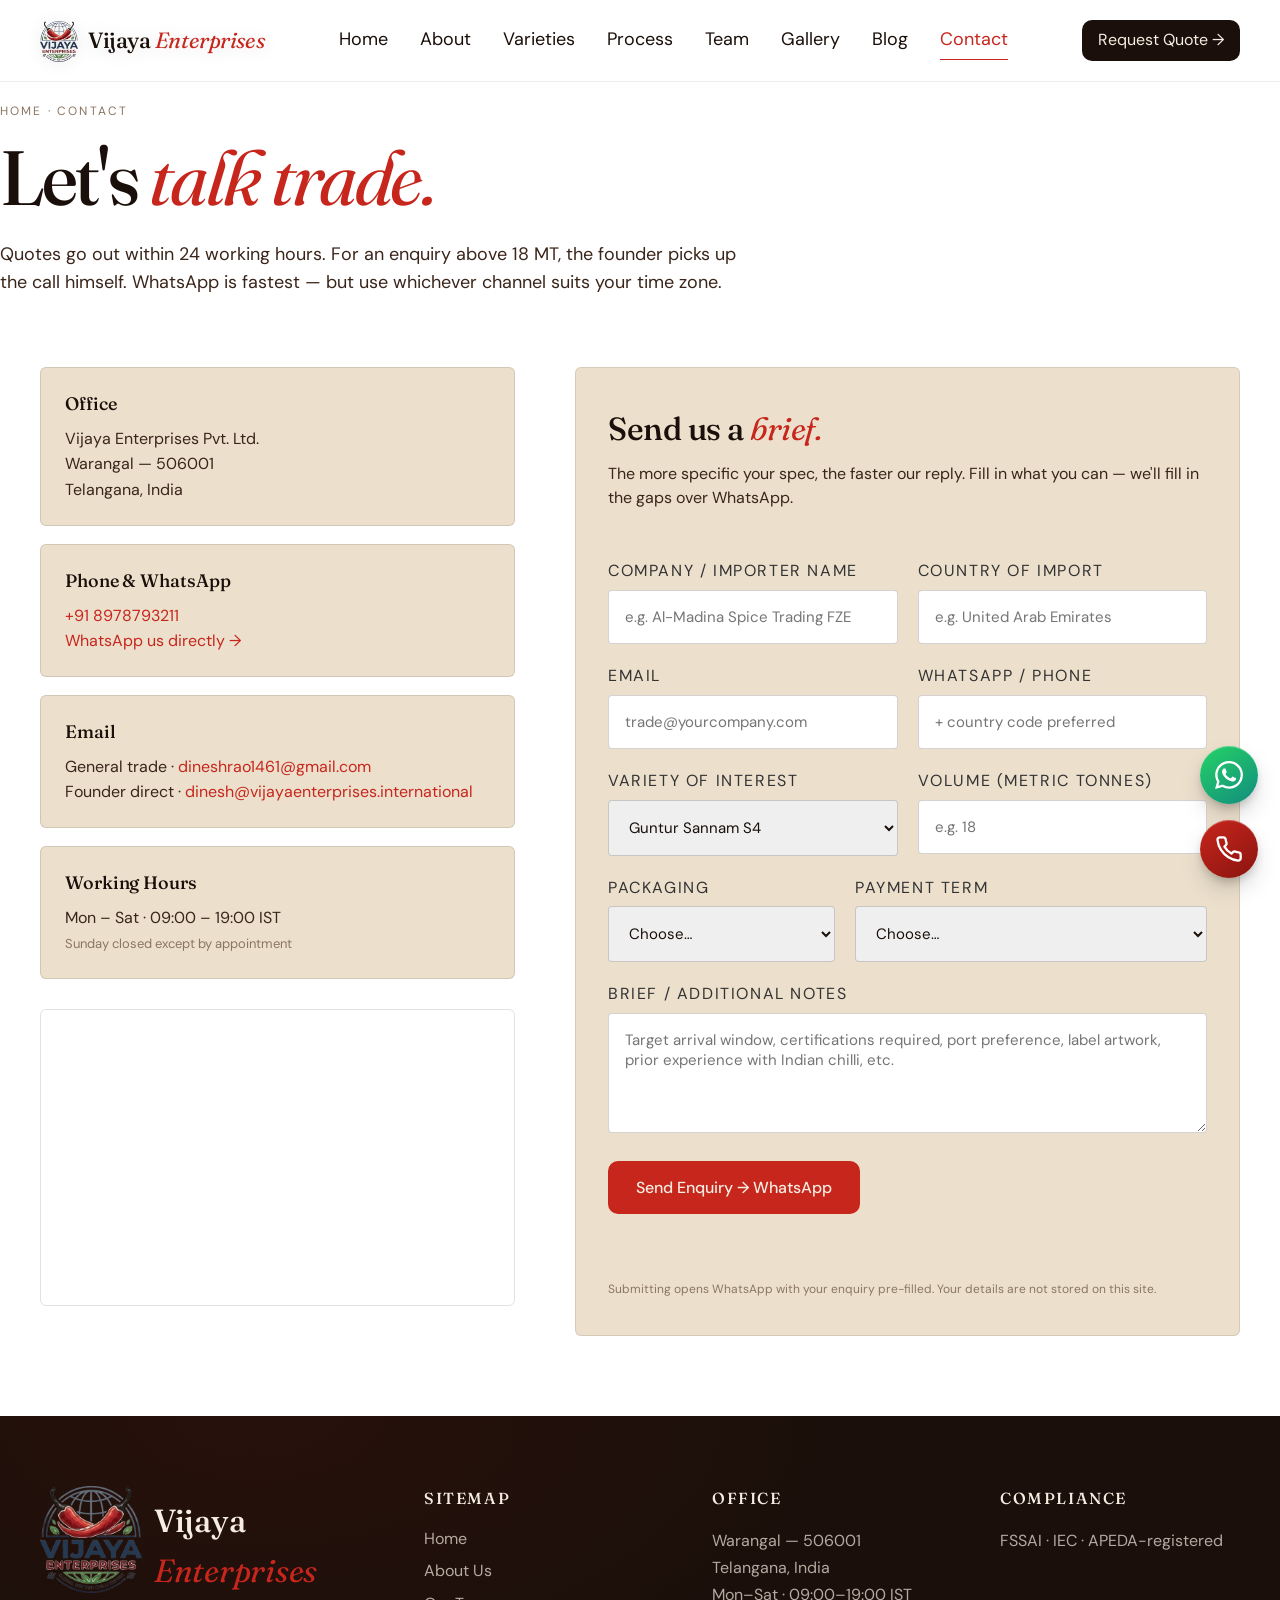
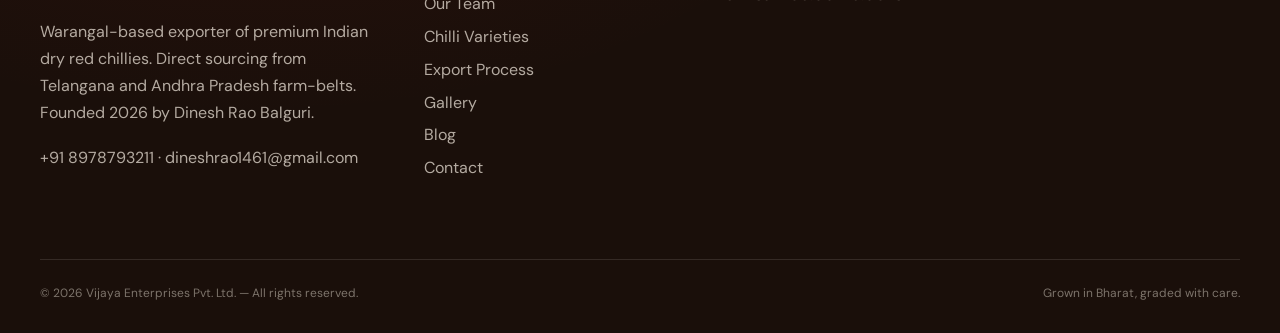
<file: contact.html>
<!DOCTYPE html>
<html lang="en">
<head>
<meta charset="UTF-8" />
<meta name="viewport" content="width=device-width, initial-scale=1.0" />
<title>Contact | Request a Quote — Vijaya Enterprises, Warangal</title>
<meta name="description" content="Reach Vijaya Enterprises at our Warangal, Telangana office. WhatsApp +91 8978793211, email dineshrao1461@gmail.com, or send a quote request below — replies in 24 working hours." />
<meta name="keywords" content="contact Vijaya Enterprises, Warangal chilli exporter contact, request quote chilli export India, WhatsApp Indian chilli supplier" />
<meta name="robots" content="index, follow" />
<meta name="theme-color" content="#c7261c" />
<link rel="canonical" href="https://vijayaenterprises.international/contact.html" />
<meta property="og:title" content="Contact Vijaya Enterprises" />
<meta property="og:description" content="Warangal office. WhatsApp, email, or send a quote request." />
<meta property="og:url" content="https://vijayaenterprises.international/contact.html" />

<link rel="preconnect" href="https://fonts.googleapis.com" />
<link rel="preconnect" href="https://fonts.gstatic.com" crossorigin />
<link href="https://fonts.googleapis.com/css2?family=Fraunces:ital,opsz,wght,SOFT,WONK@0,9..144,400..600,0..100,0..1;1,9..144,400..600,0..100,0..1&family=DM+Sans:wght@400;500;700&display=swap" rel="stylesheet" />
<link rel="icon" type="image/svg+xml" href="images/favicon.svg" />
<link rel="stylesheet" href="style.css" />

<script type="application/ld+json">
{
  "@context":"https://schema.org",
  "@type":"ContactPage",
  "url":"https://vijayaenterprises.international/contact.html",
  "mainEntity":{
    "@type":"Organization",
    "name":"Vijaya Enterprises Pvt. Ltd.",
    "telephone":"+91-87987-93211",
    "email":"dineshrao1461@gmail.com",
    "address":{"@type":"PostalAddress","addressLocality":"Warangal","addressRegion":"Telangana","postalCode":"506001","addressCountry":"IN"}
  }
}
</script>
</head>
<body>
<a class="skip-link" href="#main">Skip to content</a>
<div class="grain" aria-hidden="true"></div>

<header class="nav" role="banner">
    <a href="index.html" class="nav__logo" aria-label="Vijaya Enterprises — Home">
      <span class="nav__logo-mark" aria-hidden="true">
        <img src="images/logo.webp" alt="Vijaya Enterprises Logo">
      </span>
      <span>Vijaya <em>Enterprises</em></span>
    </a>
    <button class="nav__toggle" aria-label="Open menu" aria-expanded="false"
      aria-controls="primary-nav"><span></span></button>
    <nav class="nav__links" role="navigation" aria-label="Primary" id="primary-nav">
      <a href="index.html">Home</a>
      <a href="about.html">About</a>
      <a href="varieties.html">Varieties</a>
      <a href="process.html">Process</a>
      <a href="team.html">Team</a>
      <a href="gallery.html">Gallery</a>
      <a href="blog.html">Blog</a>
      <a href="contact.html" aria-current="page">Contact</a>
    </nav>
    <a href="contact.html" class="nav__cta">Request Quote →</a>
  </header>

<main id="main">

<section class="page-hero">
  <div class="page-hero__crumb"><a href="index.html">Home</a> · Contact</div>
  <h1>Let's <em>talk trade.</em></h1>
  <p class="page-hero__lede">
    Quotes go out within 24 working hours. For an enquiry above 18 MT, the founder picks up the
    call himself. WhatsApp is fastest — but use whichever channel suits your time zone.
  </p>
</section>

<section class="contact" aria-labelledby="contact-title">

  <!-- LEFT — STICKY INFO -->
  <aside class="contact__info" aria-label="Contact information">

    <div class="contact__block">
      <h3>Office</h3>
      <p>
        Vijaya Enterprises Pvt. Ltd.<br>
        Warangal — 506001<br>
        Telangana, India
      </p>
    </div>

    <div class="contact__block">
      <h3>Phone & WhatsApp</h3>
      <p>
        <a href="tel:+918978793211">+91 8978793211</a><br>
        <a href="https://wa.me/918978793211" target="_blank" rel="noopener">WhatsApp us directly →</a>
      </p>
    </div>

    <div class="contact__block">
      <h3>Email</h3>
      <p>
        General trade · <a href="mailto:dineshrao1461@gmail.com">dineshrao1461@gmail.com</a><br>
        Founder direct · <a href="mailto:dinesh@vijayaenterprises.international">dinesh@vijayaenterprises.international</a>
      </p>
    </div>

    <div class="contact__block">
      <h3>Working Hours</h3>
      <p>
        Mon – Sat · 09:00 – 19:00 IST<br>
        <span style="color:var(--muted);font-size:13px">Sunday closed except by appointment</span>
      </p>
    </div>

    <div class="contact__map" aria-label="Map showing our Warangal office">
      <!-- EDIT: Replace this iframe src with the exact Google Maps embed for your office address.
                Currently centred on Warangal 506001 city pin. -->
      <iframe
        src="https://www.google.com/maps?q=Warangal,Telangana+506001,India&output=embed"
        loading="lazy"
        referrerpolicy="no-referrer-when-downgrade"
        title="Vijaya Enterprises office in Warangal, Telangana"></iframe>
    </div>

  </aside>

  <!-- RIGHT — FORM -->
  <div class="contact__form-wrap">
    <h2 id="contact-title">Send us a <em>brief.</em></h2>
    <p>The more specific your spec, the faster our reply. Fill in what you can — we'll fill in the gaps over WhatsApp.</p>
    <form class="form" onsubmit="return handleQuote(event)" aria-label="Quote request form">
      <div class="form__row">
        <label>Company / Importer name<input name="company" required placeholder="e.g. Al-Madina Spice Trading FZE" /></label>
        <label>Country of import<input name="country" required placeholder="e.g. United Arab Emirates" /></label>
      </div>
      <div class="form__row">
        <label>Email<input type="email" name="email" required placeholder="trade@yourcompany.com" /></label>
        <label>WhatsApp / Phone<input name="phone" placeholder="+ country code preferred" /></label>
      </div>
      <div class="form__row">
        <label>Variety of interest
          <select name="variety" required>
            <option value="Guntur Sannam S4">Guntur Sannam S4</option>
            <option value="Teja S17">Teja S17</option>
             <option value="341">341 (Indo-5)</option>
             <!--
            <option value="Byadgi Kaddi">Byadgi Kaddi</option>
            <option value="Kashmiri Deghi">Kashmiri Deghi</option>
            <option value="334">334 (Wonder Hot)</option>
            <option value="Reshampatti">Reshampatti</option>
            <option value="Bhut Jolokia">Bhut Jolokia</option>
          -->
            <option value="Mixed">Mixed / Multiple</option>
            <option value="Not sure">Not sure — recommend</option>
          </select>
        </label>
        <label>Volume (Metric Tonnes)<input type="number" name="volume" min="1" placeholder="e.g. 18" /></label>
      </div>
      <div class="form__row">
        <label>Packaging
          <select name="packaging">
            <option value="">Choose…</option>
            <option>25 kg jute bags</option>
            <option>50 kg jute bags</option>
            <option>PP woven bags</option>
            <option>Vacuum-sealed cartons</option>
            <option>Bulk 1000 kg jumbo bags</option>
            <option>Private label retail</option>
          </select>
        </label>
        <label>Payment term
          <select name="payment">
            <option value="">Choose…</option>
            <option>30% TT advance, balance against B/L copy</option>
            <option>LC at sight</option>
            <option>DA 30 days</option>
            <option>DP at sight</option>
            <option>Other (specify in notes)</option>
          </select>
        </label>
      </div>
      <label>Brief / additional notes<textarea name="notes" rows="4" placeholder="Target arrival window, certifications required, port preference, label artwork, prior experience with Indian chilli, etc."></textarea></label>
      <button type="submit" class="btn-primary">Send Enquiry → WhatsApp</button>
      <p id="formStatus" class="form__status" role="status" aria-live="polite"></p>
      <p style="font-size:12px;color:var(--muted);margin-top:6px">
        Submitting opens WhatsApp with your enquiry pre-filled. Your details are not stored on this site.
      </p>
    </form>
  </div>

</section>

</main>

<footer class="footer" role="contentinfo">
    <div>
      <div class="footer__brand">
        <a href="index.html" class="footer__brand-link" aria-label="Vijaya Enterprises — Home">
          <span class="footer__brand-mark" aria-hidden="true">
            <img src="images/logo.webp" alt="Vijaya Enterprises Logo">
          </span>
          <span class="footer_title">Vijaya <em>Enterprises</em></span>
        </a>
      </div>
      <p class="footer__about">
        Warangal-based exporter of premium Indian dry red chillies. Direct sourcing from Telangana
        and Andhra Pradesh farm-belts. Founded 2026 by Dinesh Rao Balguri.
      </p>
      <p>+91 8978793211 · dineshrao1461@gmail.com</p>
    </div>
    <div>
      <h4>Sitemap</h4>
      <ul>
        <li><a href="index.html">Home</a></li>
        <li><a href="about.html">About Us</a></li>
        <li><a href="team.html">Our Team</a></li>
        <li><a href="varieties.html">Chilli Varieties</a></li>
        <li><a href="process.html">Export Process</a></li>
        <li><a href="gallery.html">Gallery</a></li>
        <li><a href="blog.html">Blog</a></li>
        <li><a href="contact.html">Contact</a></li>
      </ul>
    </div>
    <div>
      <h4>Office</h4>
      <p>Warangal — 506001<br>Telangana, India<br>Mon–Sat · 09:00–19:00 IST</p>
    </div>
    <div>
      <h4>Compliance</h4>
      <p>FSSAI · IEC ·
        APEDA-registered<!-- EDIT: insert real cert numbers when issued. Add ISO 22000 / HACCP / Spices Board / USFDA only after received. -->
      </p>
    </div>
    <div class="footer__fine">
      <span>© 2026 Vijaya Enterprises Pvt. Ltd. — All rights reserved.</span>
      <span>Grown in Bharat, graded with care.</span>
    </div>
  </footer>

<aside class="fab" aria-label="Quick contact">
  <a href="https://wa.me/918978793211" class="fab__btn fab__btn--wa" target="_blank" rel="noopener" aria-label="WhatsApp"><svg viewBox="0 0 24 24" fill="currentColor" aria-hidden="true"><path d="M17.472 14.382c-.297-.149-1.758-.867-2.03-.967-.273-.099-.471-.148-.67.15-.197.297-.767.966-.94 1.164-.173.199-.347.223-.644.075-.297-.15-1.255-.463-2.39-1.475-.883-.788-1.48-1.761-1.653-2.059-.173-.297-.018-.458.13-.606.134-.133.298-.347.446-.52.149-.174.198-.298.297-.497.099-.198.05-.371-.025-.52-.075-.149-.669-1.612-.916-2.207-.242-.579-.487-.5-.669-.51-.173-.008-.371-.01-.57-.01-.198 0-.52.074-.792.372-.272.297-1.04 1.016-1.04 2.479 0 1.462 1.065 2.875 1.213 3.074.149.198 2.096 3.2 5.077 4.487.709.306 1.262.489 1.693.625.712.227 1.36.195 1.871.118.571-.085 1.758-.719 2.006-1.413.248-.694.248-1.289.173-1.413-.074-.124-.272-.198-.57-.347M12.05 21.785h-.004a9.87 9.87 0 0 1-5.031-1.378l-.361-.214-3.741.982.998-3.648-.235-.374a9.86 9.86 0 0 1-1.51-5.26c.001-5.45 4.436-9.884 9.888-9.884 2.64 0 5.122 1.03 6.988 2.898a9.825 9.825 0 0 1 2.893 6.994c-.003 5.45-4.437 9.884-9.885 9.884m8.413-18.297A11.815 11.815 0 0 0 12.05 0C5.495 0 .16 5.335.157 11.892c0 2.096.547 4.142 1.588 5.945L.057 24l6.305-1.654a11.882 11.882 0 0 0 5.683 1.448h.005c6.554 0 11.89-5.335 11.893-11.893a11.821 11.821 0 0 0-3.48-8.413"/></svg><span class="fab__label">WhatsApp us</span></a>
  <a href="tel:+918978793211" class="fab__btn fab__btn--call" aria-label="Call"><svg viewBox="0 0 24 24" fill="none" stroke="currentColor" stroke-width="2" stroke-linecap="round" stroke-linejoin="round" aria-hidden="true"><path d="M22 16.92v3a2 2 0 0 1-2.18 2 19.79 19.79 0 0 1-8.63-3.07 19.5 19.5 0 0 1-6-6 19.79 19.79 0 0 1-3.07-8.67A2 2 0 0 1 4.11 2h3a2 2 0 0 1 2 1.72 12.84 12.84 0 0 0 .7 2.81 2 2 0 0 1-.45 2.11L8.09 9.91a16 16 0 0 0 6 6l1.27-1.27a2 2 0 0 1 2.11-.45 12.84 12.84 0 0 0 2.81.7A2 2 0 0 1 22 16.92z"/></svg><span class="fab__label">Call us</span></a>
</aside>

<script src="script.js"></script>
</body>
</html>
</file>
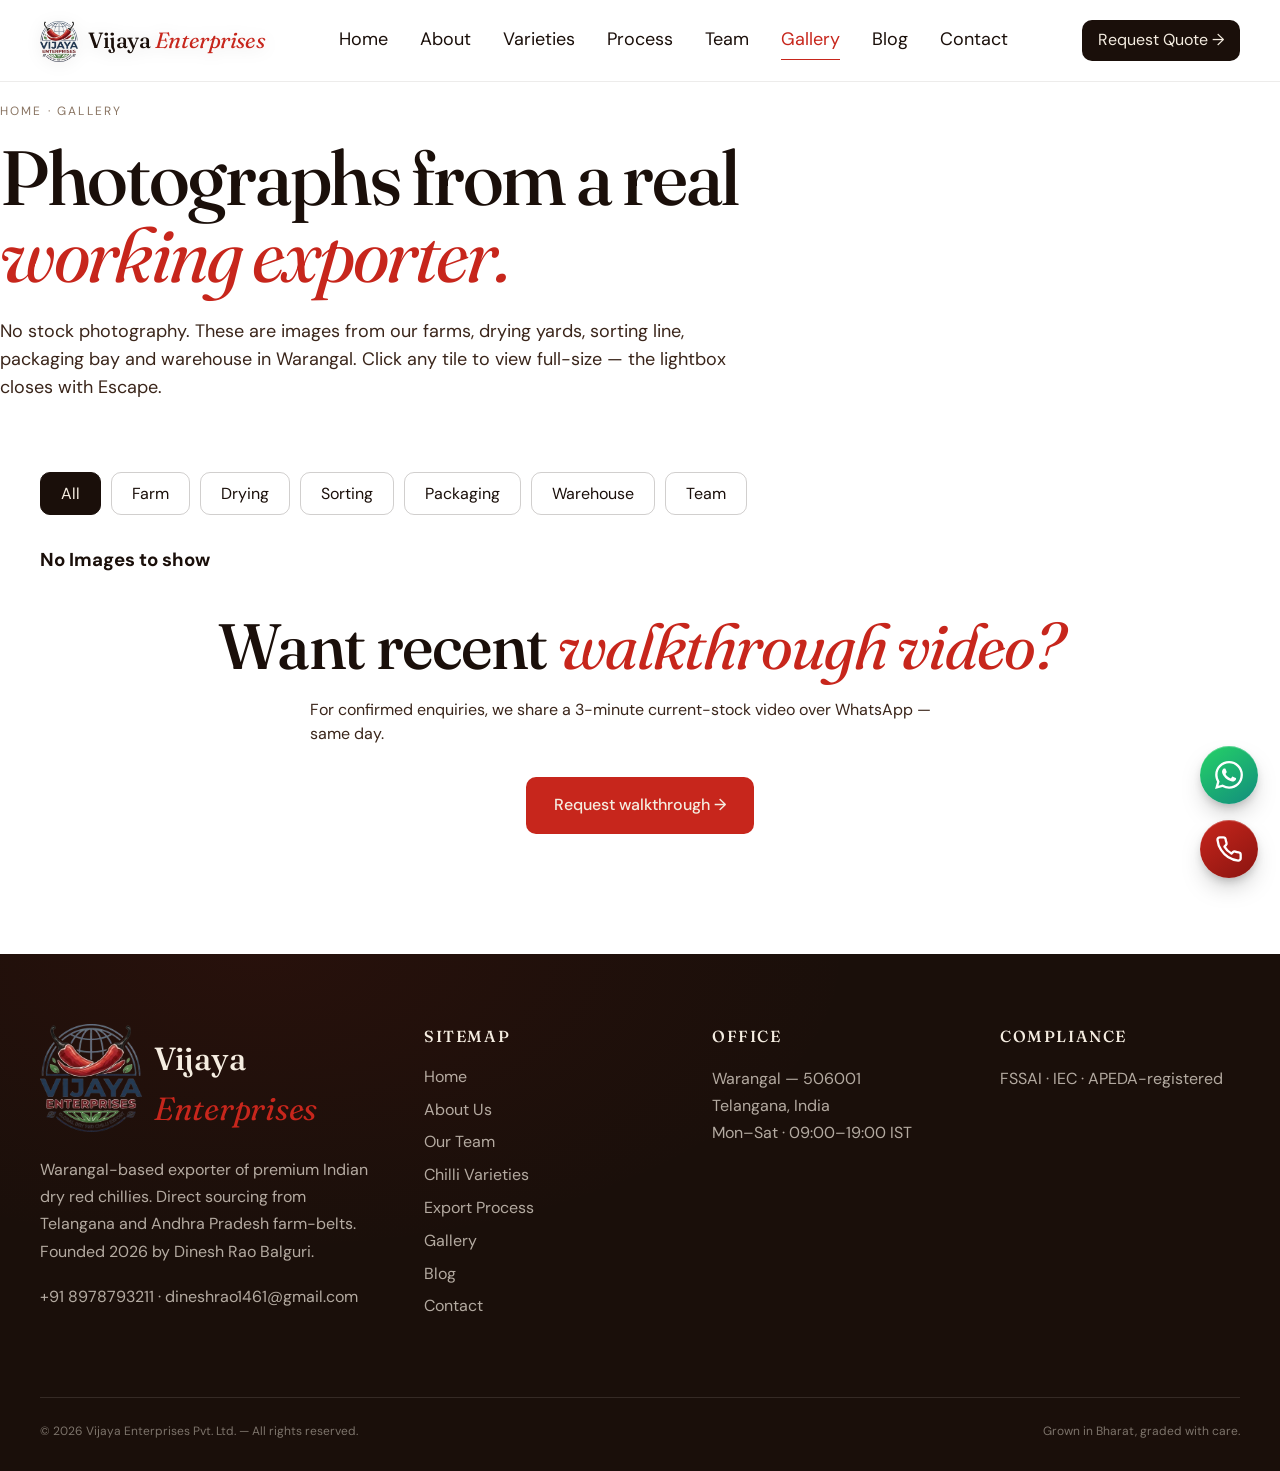
<file: gallery.html>
<!DOCTYPE html>
<html lang="en">
<head>
<meta charset="UTF-8" />
<meta name="viewport" content="width=device-width, initial-scale=1.0" />
<title>Gallery | Farm, Drying, Sorting & Packaging | Vijaya Enterprises</title>
<meta name="description" content="See our Warangal chilli operation in pictures — farm sourcing, sun-drying yards, sorting lines, packaging bays, and warehouse dispatch. Real photographs from a real working exporter." />
<meta name="keywords" content="Vijaya Enterprises gallery, Warangal chilli farm photos, dry chilli drying yard, chilli sorting India, chilli packaging warehouse" />
<meta name="robots" content="index, follow, max-image-preview:large" />
<meta name="theme-color" content="#c7261c" />
<link rel="canonical" href="https://vijayaenterprises.international/gallery.html" />
<meta property="og:title" content="Gallery | Vijaya Enterprises" />
<meta property="og:description" content="Photographs from our Warangal chilli farm, drying yard, sorting line and packaging bay." />
<meta property="og:url" content="https://vijayaenterprises.international/gallery.html" />

<link rel="preconnect" href="https://fonts.googleapis.com" />
<link rel="preconnect" href="https://fonts.gstatic.com" crossorigin />
<link href="https://fonts.googleapis.com/css2?family=Fraunces:ital,opsz,wght,SOFT,WONK@0,9..144,400..600,0..100,0..1;1,9..144,400..600,0..100,0..1&family=DM+Sans:wght@400;500;700&display=swap" rel="stylesheet" />
<link rel="icon" type="image/svg+xml" href="images/favicon.svg" />
<link rel="stylesheet" href="style.css" />
</head>
<body>
<a class="skip-link" href="#main">Skip to content</a>
<div class="grain" aria-hidden="true"></div>

<header class="nav" role="banner">
    <a href="index.html" class="nav__logo" aria-label="Vijaya Enterprises — Home">
      <span class="nav__logo-mark" aria-hidden="true">
        <img src="images/logo.webp" alt="Vijaya Enterprises Logo">
      </span>
      <span>Vijaya <em>Enterprises</em></span>
    </a>
    <button class="nav__toggle" aria-label="Open menu" aria-expanded="false"
      aria-controls="primary-nav"><span></span></button>
    <nav class="nav__links" role="navigation" aria-label="Primary" id="primary-nav">
      <a href="index.html">Home</a>
      <a href="about.html">About</a>
      <a href="varieties.html">Varieties</a>
      <a href="process.html">Process</a>
      <a href="team.html">Team</a>
      <a href="gallery.html" aria-current="page">Gallery</a>
      <a href="blog.html">Blog</a>
      <a href="contact.html">Contact</a>
    </nav>
    <a href="contact.html" class="nav__cta">Request Quote →</a>
  </header>

<main id="main">

<section class="page-hero">
  <div class="page-hero__crumb"><a href="index.html">Home</a> · Gallery</div>
  <h1>Photographs from a real <em>working exporter.</em></h1>
  <p class="page-hero__lede">
    No stock photography. These are images from our farms, drying yards, sorting line, packaging bay
    and warehouse in Warangal. Click any tile to view full-size — the lightbox closes with Escape.
  </p>
</section>

<section class="gallery" aria-labelledby="gallery-title">
  <h2 id="gallery-title" class="visually-hidden" style="position:absolute;left:-9999px">Photo gallery</h2>

  <div class="gallery__filters" role="tablist" aria-label="Filter gallery by category">
    <button class="chip chip--active" data-filter="all" role="tab" aria-selected="true">All</button>
    <button class="chip" data-filter="farm" role="tab">Farm</button>
    <button class="chip" data-filter="drying" role="tab">Drying</button>
    <button class="chip" data-filter="sorting" role="tab">Sorting</button>
    <button class="chip" data-filter="packaging" role="tab">Packaging</button>
    <button class="chip" data-filter="warehouse" role="tab">Warehouse</button>
    <button class="chip" data-filter="team" role="tab">Team</button>
  </div>
<!-- 
  <div class="gallery__grid">
    <figure class="gtile gtile--wide" data-cat="farm">
      <img src="images/gallery/1.jpeg" alt="Wide view of a chilli farm in Warangal during harvest season" loading="lazy" />
      <figcaption class="gtile__cap">Warangal farm during peak harvest</figcaption>
    </figure>
    <figure class="gtile" data-cat="farm">
      <img src="images/gallery/farm-02.jpg" alt="Close-up of ripe red chillies on the plant" loading="lazy" />
      <figcaption class="gtile__cap">Ripe Teja S17 on the plant</figcaption>
    </figure>
    <figure class="gtile" data-cat="farm">
      <img src="images/gallery/farm-03.jpg" alt="Farmer inspecting chilli pods in the field" loading="lazy" />
      <figcaption class="gtile__cap">Pre-harvest field check</figcaption>
    </figure>

    <figure class="gtile gtile--tall" data-cat="drying">
      <img src="images/gallery/drying-01.jpg" alt="Red chillies spread out in vast circular drying patterns under the sun" loading="lazy" />
      <figcaption class="gtile__cap">Sun-curing on open yard, day 3</figcaption>
    </figure>
    <figure class="gtile" data-cat="drying">
      <img src="images/gallery/drying-02.jpg" alt="Worker raking chillies on a drying yard" loading="lazy" />
      <figcaption class="gtile__cap">Daily turning to even-dry the lot</figcaption>
    </figure>
    <figure class="gtile" data-cat="drying">
      <img src="images/gallery/drying-03.jpg" alt="Close-up of dried chillies showing wrinkled skin" loading="lazy" />
      <figcaption class="gtile__cap">Day 6 — moisture below 10%</figcaption>
    </figure>

    <figure class="gtile" data-cat="sorting">
      <img src="images/gallery/sorting-01.jpg" alt="Hand-sorting dried chillies on a sorting table" loading="lazy" />
      <figcaption class="gtile__cap">Hand-grading by length and colour</figcaption>
    </figure>
    <figure class="gtile gtile--wide" data-cat="sorting">
      <img src="images/gallery/sorting-02.jpg" alt="Workers at sorting line under tube light inspection" loading="lazy" />
      <figcaption class="gtile__cap">Tube-light inspection for foreign matter</figcaption>
    </figure>
    <figure class="gtile" data-cat="sorting">
      <img src="images/gallery/sorting-03.jpg" alt="Bowls of sorted chillies graded by quality" loading="lazy" />
      <figcaption class="gtile__cap">Graded into A, B, C lots</figcaption>
    </figure>

    <figure class="gtile" data-cat="packaging">
      <img src="images/gallery/packaging-01.jpg" alt="50 kg jute bags being filled with sorted dried chillies" loading="lazy" />
      <figcaption class="gtile__cap">50 kg jute bags, hand-sewn closure</figcaption>
    </figure>
    <figure class="gtile" data-cat="packaging">
      <img src="images/gallery/packaging-02.jpg" alt="Vacuum-sealed retail-ready chilli packs in cartons" loading="lazy" />
      <figcaption class="gtile__cap">Retail-ready vacuum packs</figcaption>
    </figure>
    <figure class="gtile" data-cat="packaging">
      <img src="images/gallery/packaging-03.jpg" alt="Stencilling shipping marks on export bags" loading="lazy" />
      <figcaption class="gtile__cap">Shipping marks per buyer spec</figcaption>
    </figure>

    <figure class="gtile gtile--wide" data-cat="warehouse">
      <img src="images/gallery/warehouse-01.jpg" alt="Stacked chilli bags in warehouse ready for dispatch" loading="lazy" />
      <figcaption class="gtile__cap">Warehouse stacking ahead of loading</figcaption>
    </figure>
    <figure class="gtile" data-cat="warehouse">
      <img src="images/gallery/warehouse-02.jpg" alt="20-foot container being loaded with chilli bags" loading="lazy" />
      <figcaption class="gtile__cap">Loading a 20ft FCL</figcaption>
    </figure>
    <figure class="gtile" data-cat="warehouse">
      <img src="images/gallery/warehouse-03.jpg" alt="Sealed export container with custom seal" loading="lazy" />
      <figcaption class="gtile__cap">Container seal before sailing</figcaption>
    </figure>

    <figure class="gtile" data-cat="team">
      <img src="images/gallery/team-01.jpg" alt="Founder Dinesh Rao Balguri with a sample chilli lot" loading="lazy" />
      <figcaption class="gtile__cap">Founder reviewing a sample lot</figcaption>
    </figure>
    <figure class="gtile" data-cat="team">
      <img src="images/gallery/team-02.jpg" alt="Procurement team at the Warangal mandi" loading="lazy" />
      <figcaption class="gtile__cap">Procurement at the mandi auction</figcaption>
    </figure>
    <figure class="gtile" data-cat="team">
      <img src="images/gallery/team-03.jpg" alt="Quality team running moisture and ASTA tests" loading="lazy" />
      <figcaption class="gtile__cap">Lab — moisture and ASTA test</figcaption>
    </figure>
  </div>
</section>
-->
<h3> No Images to show</H3>
<!-- CTA -->
<section class="cta">
  <h2>Want recent <em>walkthrough video?</em></h2>
  <p>For confirmed enquiries, we share a 3-minute current-stock video over WhatsApp — same day.</p>
  <div style="text-align:center;margin-top:30px"><a href="contact.html" class="btn-primary">Request walkthrough →</a></div>
</section>

</main>

<footer class="footer" role="contentinfo">
    <div>
      <div class="footer__brand">
        <a href="index.html" class="footer__brand-link" aria-label="Vijaya Enterprises — Home">
          <span class="footer__brand-mark" aria-hidden="true">
            <img src="images/logo.webp" alt="Vijaya Enterprises Logo">
          </span>
          <span class="footer_title">Vijaya <em>Enterprises</em></span>
        </a>
      </div>
      <p class="footer__about">
        Warangal-based exporter of premium Indian dry red chillies. Direct sourcing from Telangana
        and Andhra Pradesh farm-belts. Founded 2026 by Dinesh Rao Balguri.
      </p>
      <p>+91 8978793211 · dineshrao1461@gmail.com</p>
    </div>
    <div>
      <h4>Sitemap</h4>
      <ul>
        <li><a href="index.html">Home</a></li>
        <li><a href="about.html">About Us</a></li>
        <li><a href="team.html">Our Team</a></li>
        <li><a href="varieties.html">Chilli Varieties</a></li>
        <li><a href="process.html">Export Process</a></li>
        <li><a href="gallery.html">Gallery</a></li>
        <li><a href="blog.html">Blog</a></li>
        <li><a href="contact.html">Contact</a></li>
      </ul>
    </div>
    <div>
      <h4>Office</h4>
      <p>Warangal — 506001<br>Telangana, India<br>Mon–Sat · 09:00–19:00 IST</p>
    </div>
    <div>
      <h4>Compliance</h4>
      <p>FSSAI · IEC ·
        APEDA-registered<!-- EDIT: insert real cert numbers when issued. Add ISO 22000 / HACCP / Spices Board / USFDA only after received. -->
      </p>
    </div>
    <div class="footer__fine">
      <span>© 2026 Vijaya Enterprises Pvt. Ltd. — All rights reserved.</span>
      <span>Grown in Bharat, graded with care.</span>
    </div>
  </footer>

<aside class="fab" aria-label="Quick contact">
  <a href="https://wa.me/918978793211" class="fab__btn fab__btn--wa" target="_blank" rel="noopener" aria-label="WhatsApp"><svg viewBox="0 0 24 24" fill="currentColor" aria-hidden="true"><path d="M17.472 14.382c-.297-.149-1.758-.867-2.03-.967-.273-.099-.471-.148-.67.15-.197.297-.767.966-.94 1.164-.173.199-.347.223-.644.075-.297-.15-1.255-.463-2.39-1.475-.883-.788-1.48-1.761-1.653-2.059-.173-.297-.018-.458.13-.606.134-.133.298-.347.446-.52.149-.174.198-.298.297-.497.099-.198.05-.371-.025-.52-.075-.149-.669-1.612-.916-2.207-.242-.579-.487-.5-.669-.51-.173-.008-.371-.01-.57-.01-.198 0-.52.074-.792.372-.272.297-1.04 1.016-1.04 2.479 0 1.462 1.065 2.875 1.213 3.074.149.198 2.096 3.2 5.077 4.487.709.306 1.262.489 1.693.625.712.227 1.36.195 1.871.118.571-.085 1.758-.719 2.006-1.413.248-.694.248-1.289.173-1.413-.074-.124-.272-.198-.57-.347M12.05 21.785h-.004a9.87 9.87 0 0 1-5.031-1.378l-.361-.214-3.741.982.998-3.648-.235-.374a9.86 9.86 0 0 1-1.51-5.26c.001-5.45 4.436-9.884 9.888-9.884 2.64 0 5.122 1.03 6.988 2.898a9.825 9.825 0 0 1 2.893 6.994c-.003 5.45-4.437 9.884-9.885 9.884m8.413-18.297A11.815 11.815 0 0 0 12.05 0C5.495 0 .16 5.335.157 11.892c0 2.096.547 4.142 1.588 5.945L.057 24l6.305-1.654a11.882 11.882 0 0 0 5.683 1.448h.005c6.554 0 11.89-5.335 11.893-11.893a11.821 11.821 0 0 0-3.48-8.413"/></svg><span class="fab__label">WhatsApp us</span></a>
  <a href="tel:+918978793211" class="fab__btn fab__btn--call" aria-label="Call"><svg viewBox="0 0 24 24" fill="none" stroke="currentColor" stroke-width="2" stroke-linecap="round" stroke-linejoin="round" aria-hidden="true"><path d="M22 16.92v3a2 2 0 0 1-2.18 2 19.79 19.79 0 0 1-8.63-3.07 19.5 19.5 0 0 1-6-6 19.79 19.79 0 0 1-3.07-8.67A2 2 0 0 1 4.11 2h3a2 2 0 0 1 2 1.72 12.84 12.84 0 0 0 .7 2.81 2 2 0 0 1-.45 2.11L8.09 9.91a16 16 0 0 0 6 6l1.27-1.27a2 2 0 0 1 2.11-.45 12.84 12.84 0 0 0 2.81.7A2 2 0 0 1 22 16.92z"/></svg><span class="fab__label">Call us</span></a>
</aside>

<script src="script.js"></script>
</body>
</html>
</file>
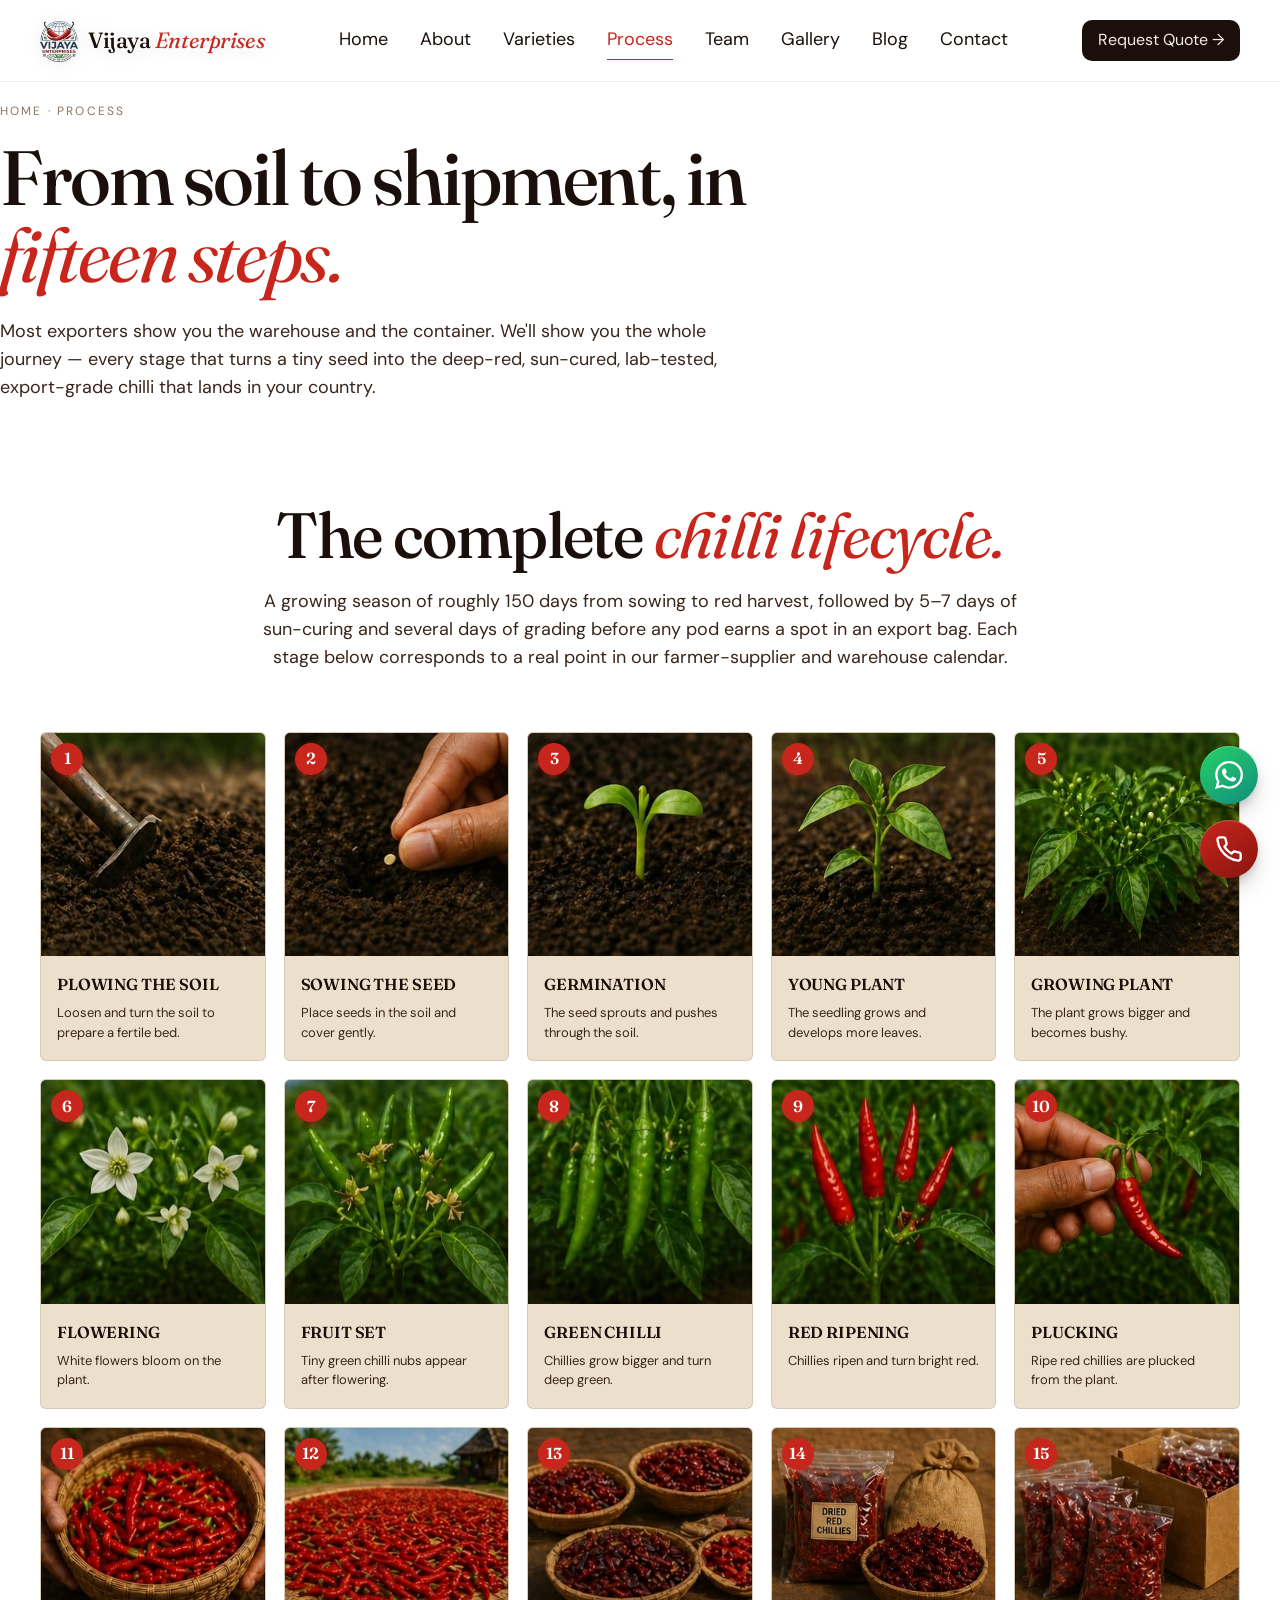
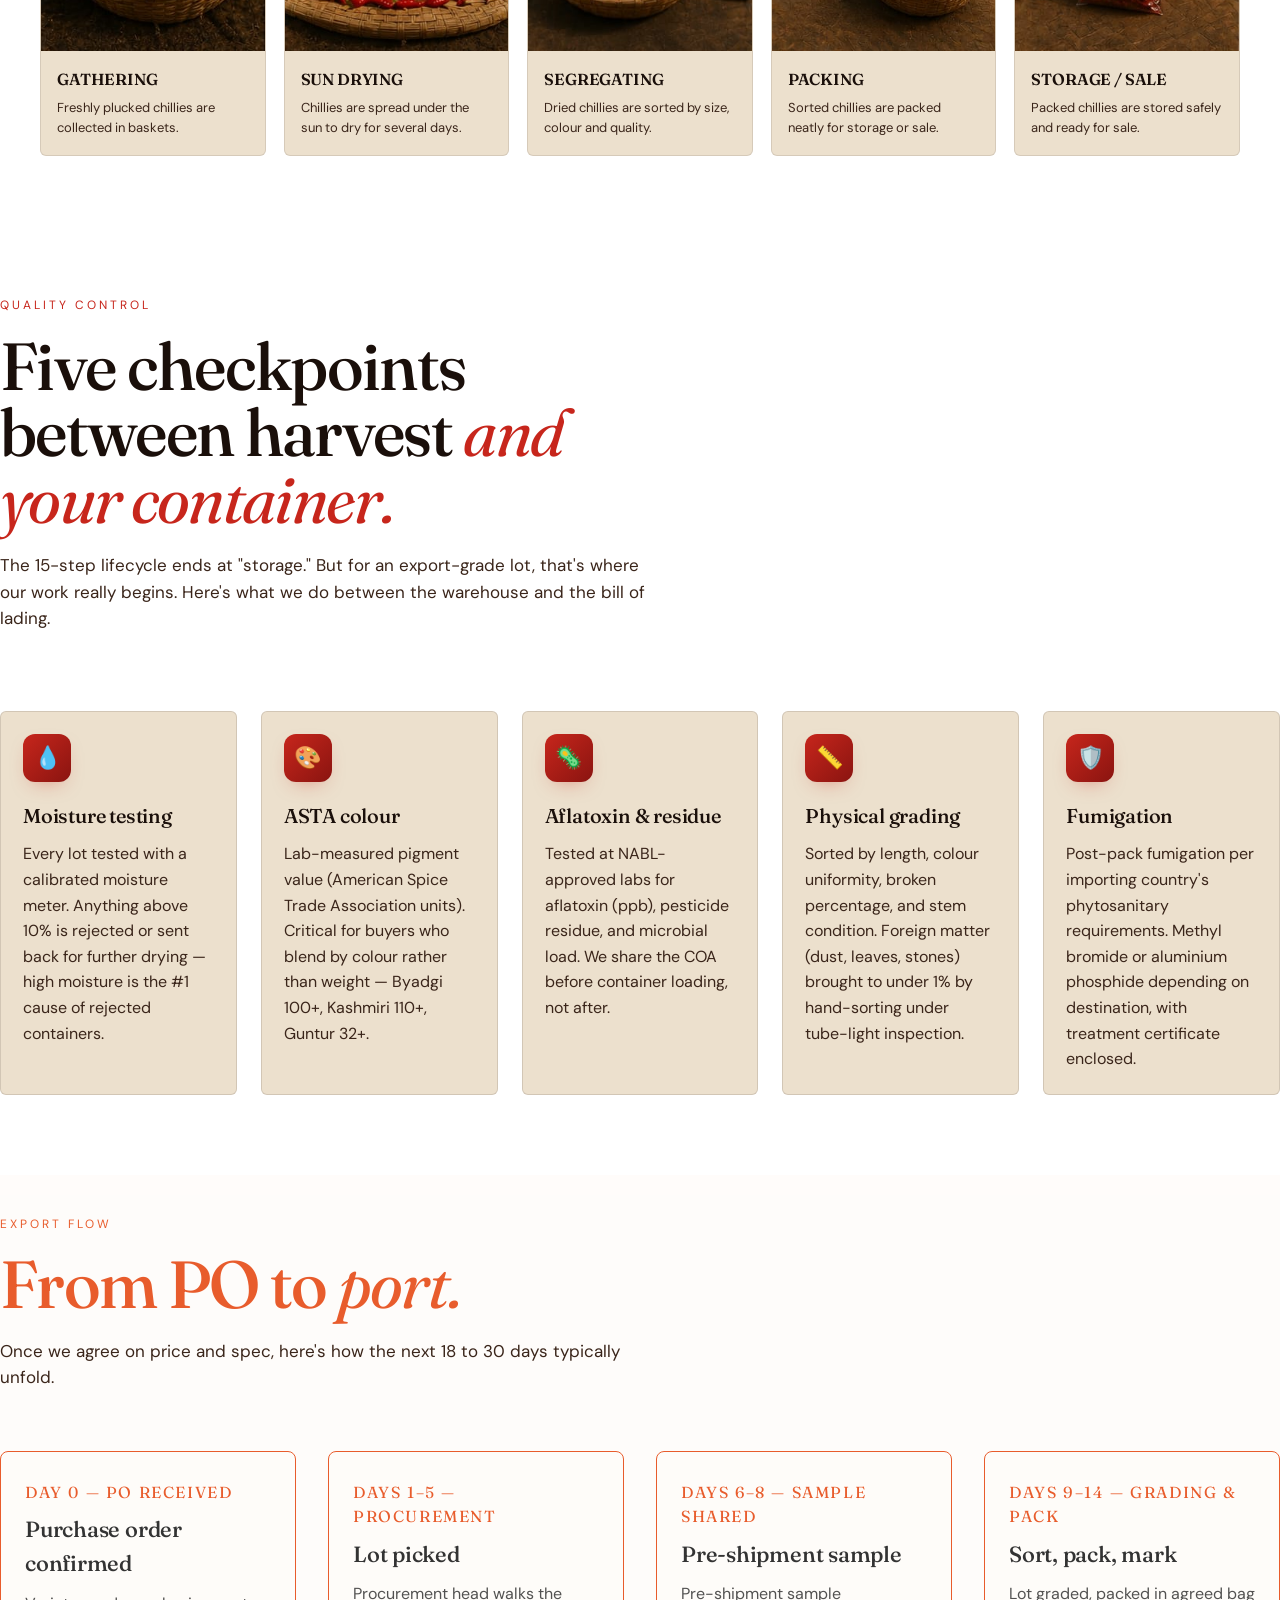
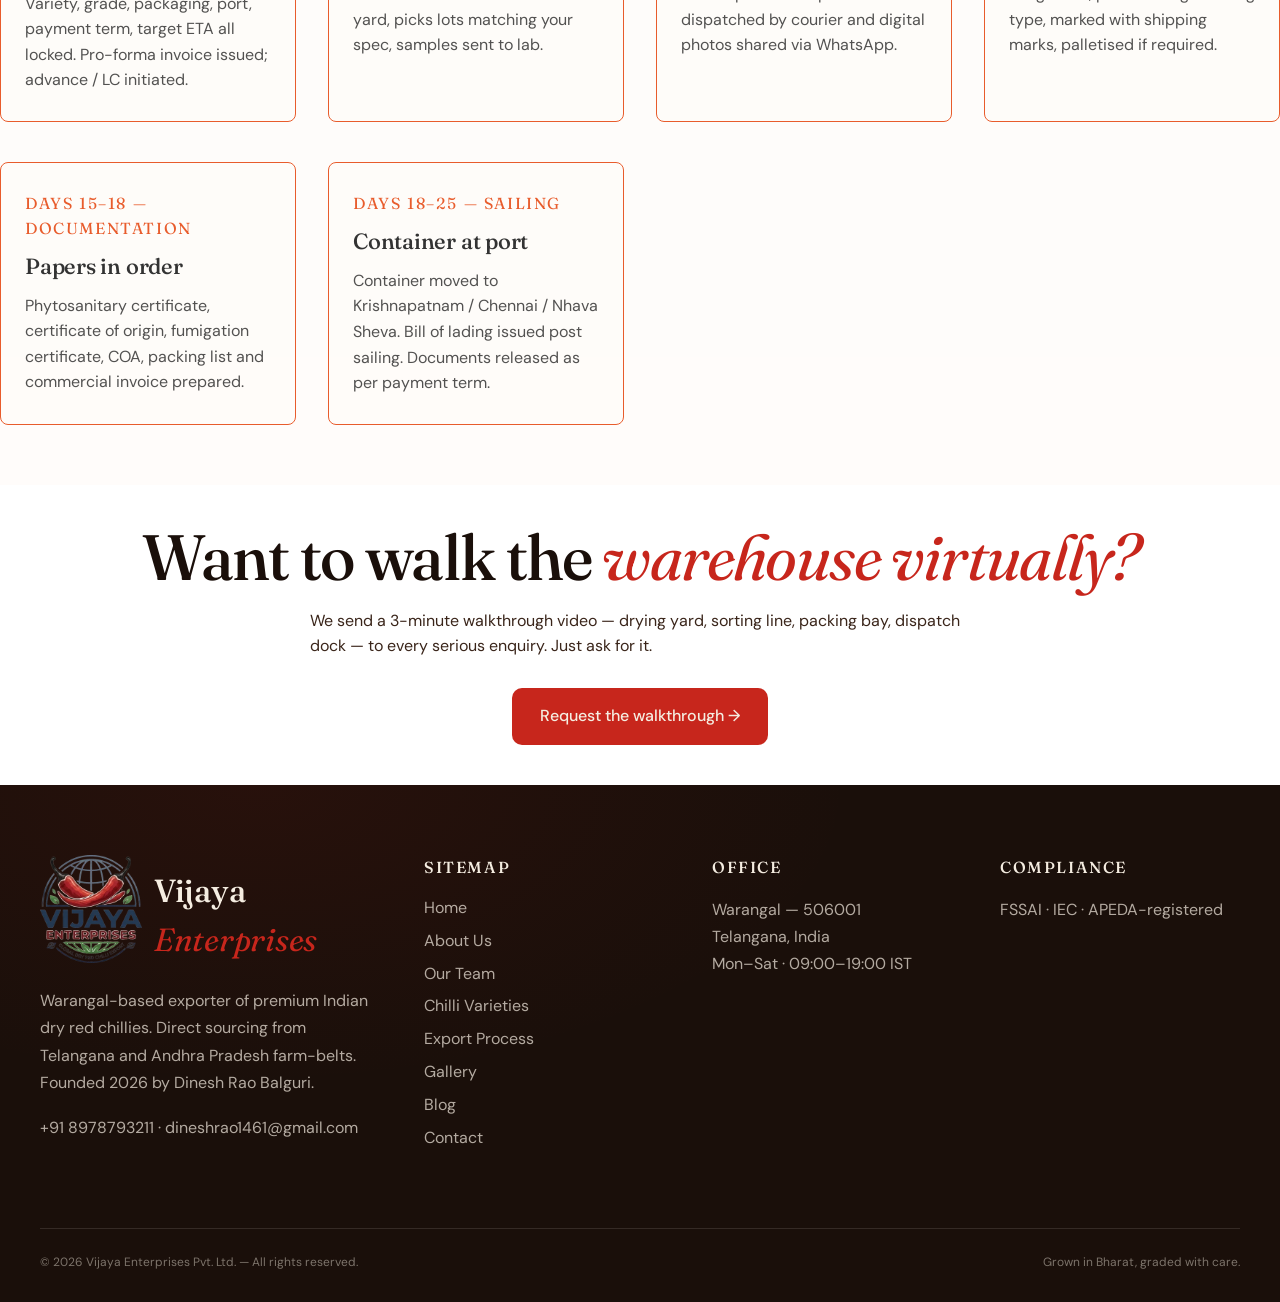
<file: process.html>
<!DOCTYPE html>
<html lang="en">
<head>
<meta charset="UTF-8" />
<meta name="viewport" content="width=device-width, initial-scale=1.0" />
<title>From Soil to Shipment | The 15-Step Chilli Lifecycle | Vijaya Enterprises</title>
<meta name="description" content="See exactly how Indian dry red chillies grow and reach an export container — the full 15-step lifecycle from plowing to storage, plus our five-pillar quality control system at Vijaya Enterprises, Warangal." />
<meta name="keywords" content="how Indian chillies are processed for export, chilli lifecycle, chilli growing stages, dry red chilli processing, Warangal chilli export process, sorting drying packaging chilli" />
<meta name="robots" content="index, follow, max-image-preview:large" />
<meta name="theme-color" content="#c7261c" />
<link rel="canonical" href="https://vijayaenterprises.international/process.html" />
<meta property="og:title" content="The 15-Step Chilli Lifecycle | Vijaya Enterprises" />
<meta property="og:description" content="From plowing the soil to sealing the container — the full export lifecycle of an Indian dry red chilli." />
<meta property="og:url" content="https://vijayaenterprises.international/process.html" />

<link rel="preconnect" href="https://fonts.googleapis.com" />
<link rel="preconnect" href="https://fonts.gstatic.com" crossorigin />
<link href="https://fonts.googleapis.com/css2?family=Fraunces:ital,opsz,wght,SOFT,WONK@0,9..144,400..600,0..100,0..1;1,9..144,400..600,0..100,0..1&family=DM+Sans:wght@400;500;700&display=swap" rel="stylesheet" />
<link rel="icon" type="image/svg+xml" href="images/favicon.svg" />
<link rel="stylesheet" href="style.css" />

<script type="application/ld+json">
{
  "@context":"https://schema.org",
  "@type":"HowTo",
  "name":"How Indian Dry Red Chillies Are Grown, Dried and Exported",
  "description":"The complete 15-step lifecycle of a dry red chilli from soil preparation to export-ready storage at Vijaya Enterprises.",
  "totalTime":"P150D",
  "step":[
    {"@type":"HowToStep","name":"Plowing the soil","text":"Loosen and turn the soil to prepare a fertile bed."},
    {"@type":"HowToStep","name":"Sowing the seed","text":"Place seeds in the soil and cover gently."},
    {"@type":"HowToStep","name":"Germination","text":"The seed sprouts and pushes through the soil."},
    {"@type":"HowToStep","name":"Young plant","text":"The seedling grows and develops more leaves."},
    {"@type":"HowToStep","name":"Growing plant","text":"The plant grows bigger and becomes bushy."},
    {"@type":"HowToStep","name":"Flowering","text":"White flowers bloom on the plant."},
    {"@type":"HowToStep","name":"Fruit set","text":"Tiny green chilli nubs appear after flowering."},
    {"@type":"HowToStep","name":"Green chilli","text":"Chillies grow bigger and turn deep green."},
    {"@type":"HowToStep","name":"Red ripening","text":"Chillies ripen and turn bright red."},
    {"@type":"HowToStep","name":"Plucking","text":"Ripe red chillies are plucked from the plant."},
    {"@type":"HowToStep","name":"Gathering","text":"Freshly plucked chillies are collected in baskets."},
    {"@type":"HowToStep","name":"Sun drying","text":"Chillies are spread under the sun to dry for several days."},
    {"@type":"HowToStep","name":"Segregating","text":"Dried chillies are sorted by size, colour and quality."},
    {"@type":"HowToStep","name":"Packing","text":"Sorted chillies are packed neatly for storage or sale."},
    {"@type":"HowToStep","name":"Storage / Sale","text":"Packed chillies are stored safely and ready for sale."}
  ]
}
</script>
</head>
<body>
<a class="skip-link" href="#main">Skip to content</a>
<div class="grain" aria-hidden="true"></div>

<header class="nav" role="banner">
    <a href="index.html" class="nav__logo" aria-label="Vijaya Enterprises — Home">
      <span class="nav__logo-mark" aria-hidden="true">
        <img src="images/logo.webp" alt="Vijaya Enterprises Logo">
      </span>
      <span>Vijaya <em>Enterprises</em></span>
    </a>
    <button class="nav__toggle" aria-label="Open menu" aria-expanded="false"
      aria-controls="primary-nav"><span></span></button>
    <nav class="nav__links" role="navigation" aria-label="Primary" id="primary-nav">
      <a href="index.html">Home</a>
      <a href="about.html">About</a>
      <a href="varieties.html">Varieties</a>
      <a href="process.html" aria-current="page">Process</a>
      <a href="team.html">Team</a>
      <a href="gallery.html">Gallery</a>
      <a href="blog.html">Blog</a>
      <a href="contact.html">Contact</a>
    </nav>
    <a href="contact.html" class="nav__cta">Request Quote →</a>
  </header>

<main id="main">

<section class="page-hero">
  <div class="page-hero__crumb"><a href="index.html">Home</a> · Process</div>
  <h1>From soil to shipment, in <em>fifteen steps.</em></h1>
  <p class="page-hero__lede">
    Most exporters show you the warehouse and the container. We'll show you the whole journey —
    every stage that turns a tiny seed into the deep-red, sun-cured, lab-tested, export-grade
    chilli that lands in your country.
  </p>
</section>

<!-- ============ LIFECYCLE — THE 15 STEPS ============ -->
<section class="lifecycle" aria-labelledby="lifecycle-title">

  <header class="lifecycle__intro">
    <h2 id="lifecycle-title">The complete <em>chilli lifecycle.</em></h2>
    <p>
      A growing season of roughly 150 days from sowing to red harvest, followed by 5–7 days of
      sun-curing and several days of grading before any pod earns a spot in an export bag. Each
      stage below corresponds to a real point in our farmer-supplier and warehouse calendar.
    </p>
  </header>

  <div class="lifecycle__grid">

    <article class="lifestep">
      <div class="lifestep__img"><span class="lifestep__num">1</span>
        <img src="images/lifecycle/1.jpeg" alt="Farmer plowing dark fertile soil to prepare a chilli field" loading="lazy" />
      </div>
      <div class="lifestep__body">
        <div class="lifestep__title">Plowing the Soil</div>
        <p class="lifestep__desc">Loosen and turn the soil to prepare a fertile bed.</p>
      </div>
    </article>

    <article class="lifestep">
      <div class="lifestep__img"><span class="lifestep__num">2</span>
        <img src="images/lifecycle/2.jpeg" alt="Hand placing chilli seed into the prepared soil" loading="lazy" />
      </div>
      <div class="lifestep__body">
        <div class="lifestep__title">Sowing the Seed</div>
        <p class="lifestep__desc">Place seeds in the soil and cover gently.</p>
      </div>
    </article>

    <article class="lifestep">
      <div class="lifestep__img"><span class="lifestep__num">3</span>
        <img src="images/lifecycle/3.jpeg" alt="Green chilli sprout pushing through dark soil" loading="lazy" />
      </div>
      <div class="lifestep__body">
        <div class="lifestep__title">Germination</div>
        <p class="lifestep__desc">The seed sprouts and pushes through the soil.</p>
      </div>
    </article>

    <article class="lifestep">
      <div class="lifestep__img"><span class="lifestep__num">4</span>
        <img src="images/lifecycle/4.jpeg" alt="Young chilli seedling with first true leaves" loading="lazy" />
      </div>
      <div class="lifestep__body">
        <div class="lifestep__title">Young Plant</div>
        <p class="lifestep__desc">The seedling grows and develops more leaves.</p>
      </div>
    </article>

    <article class="lifestep">
      <div class="lifestep__img"><span class="lifestep__num">5</span>
        <img src="images/lifecycle/5.jpeg" alt="Bushy green chilli plant in mid-growth stage" loading="lazy" />
      </div>
      <div class="lifestep__body">
        <div class="lifestep__title">Growing Plant</div>
        <p class="lifestep__desc">The plant grows bigger and becomes bushy.</p>
      </div>
    </article>

    <article class="lifestep">
      <div class="lifestep__img"><span class="lifestep__num">6</span>
        <img src="images/lifecycle/6.jpeg" alt="Small white chilli flowers blooming on the plant" loading="lazy" />
      </div>
      <div class="lifestep__body">
        <div class="lifestep__title">Flowering</div>
        <p class="lifestep__desc">White flowers bloom on the plant.</p>
      </div>
    </article>

    <article class="lifestep">
      <div class="lifestep__img"><span class="lifestep__num">7</span>
        <img src="images/lifecycle/7.jpeg" alt="Tiny green chilli nubs forming after the flowers" loading="lazy" />
      </div>
      <div class="lifestep__body">
        <div class="lifestep__title">Fruit Set</div>
        <p class="lifestep__desc">Tiny green chilli nubs appear after flowering.</p>
      </div>
    </article>

    <article class="lifestep">
      <div class="lifestep__img"><span class="lifestep__num">8</span>
        <img src="images/lifecycle/8.jpeg" alt="Long deep-green chillies hanging from the plant" loading="lazy" />
      </div>
      <div class="lifestep__body">
        <div class="lifestep__title">Green Chilli</div>
        <p class="lifestep__desc">Chillies grow bigger and turn deep green.</p>
      </div>
    </article>

    <article class="lifestep">
      <div class="lifestep__img"><span class="lifestep__num">9</span>
        <img src="images/lifecycle/9.jpeg" alt="Bright red ripe chillies on the plant ready for harvest" loading="lazy" />
      </div>
      <div class="lifestep__body">
        <div class="lifestep__title">Red Ripening</div>
        <p class="lifestep__desc">Chillies ripen and turn bright red.</p>
      </div>
    </article>

    <article class="lifestep">
      <div class="lifestep__img"><span class="lifestep__num">10</span>
        <img src="images/lifecycle/10.jpeg" alt="Hand plucking a ripe red chilli from the plant" loading="lazy" />
      </div>
      <div class="lifestep__body">
        <div class="lifestep__title">Plucking</div>
        <p class="lifestep__desc">Ripe red chillies are plucked from the plant.</p>
      </div>
    </article>

    <article class="lifestep">
      <div class="lifestep__img"><span class="lifestep__num">11</span>
        <img src="images/lifecycle/11.jpeg" alt="Basket full of freshly harvested red chillies" loading="lazy" />
      </div>
      <div class="lifestep__body">
        <div class="lifestep__title">Gathering</div>
        <p class="lifestep__desc">Freshly plucked chillies are collected in baskets.</p>
      </div>
    </article>

    <article class="lifestep">
      <div class="lifestep__img"><span class="lifestep__num">12</span>
        <img src="images/lifecycle/12.jpeg" alt="Red chillies spread out drying in the sun" loading="lazy" />
      </div>
      <div class="lifestep__body">
        <div class="lifestep__title">Sun Drying</div>
        <p class="lifestep__desc">Chillies are spread under the sun to dry for several days.</p>
      </div>
    </article>

    <article class="lifestep">
      <div class="lifestep__img"><span class="lifestep__num">13</span>
        <img src="images/lifecycle/13.jpeg" alt="Hand-sorted dried chillies in baskets by quality" loading="lazy" />
      </div>
      <div class="lifestep__body">
        <div class="lifestep__title">Segregating</div>
        <p class="lifestep__desc">Dried chillies are sorted by size, colour and quality.</p>
      </div>
    </article>

    <article class="lifestep">
      <div class="lifestep__img"><span class="lifestep__num">14</span>
        <img src="images/lifecycle/14.jpeg" alt="Dried chillies packed neatly in export-ready bags" loading="lazy" />
      </div>
      <div class="lifestep__body">
        <div class="lifestep__title">Packing</div>
        <p class="lifestep__desc">Sorted chillies are packed neatly for storage or sale.</p>
      </div>
    </article>

    <article class="lifestep">
      <div class="lifestep__img"><span class="lifestep__num">15</span>
        <img src="images/lifecycle/15.jpeg" alt="Packed dried chilli bags stored ready for shipment" loading="lazy" />
      </div>
      <div class="lifestep__body">
        <div class="lifestep__title">Storage / Sale</div>
        <p class="lifestep__desc">Packed chillies are stored safely and ready for sale.</p>
      </div>
    </article>

  </div>
</section>

<!-- ============ QUALITY PILLARS ============ -->
<header class="section-head">
  <div class="kicker">Quality Control</div>
  <h2>Five checkpoints between harvest <em>and your container.</em></h2>
  <p>The 15-step lifecycle ends at "storage." But for an export-grade lot, that's where our work really begins. Here's what we do between the warehouse and the bill of lading.</p>
</header>

<section class="pillars" aria-label="Quality control pillars">
  <div class="pillar">
    <div><div class="pillar__icon" aria-hidden="true">💧</div>
    <h3>Moisture testing</h3></div>
    <p>Every lot tested with a calibrated moisture meter. Anything above 10% is rejected or sent back for further drying — high moisture is the #1 cause of rejected containers.</p>
  </div>
  <div class="pillar">
    <div class="pillar__icon" aria-hidden="true">🎨</div>
    <h3>ASTA colour</h3>
    <p>Lab-measured pigment value (American Spice Trade Association units). Critical for buyers who blend by colour rather than weight — Byadgi 100+, Kashmiri 110+, Guntur 32+.</p>
  </div>
  <div class="pillar">
    <div class="pillar__icon" aria-hidden="true">🦠</div>
    <h3>Aflatoxin & residue</h3>
    <p>Tested at NABL-approved labs for aflatoxin (ppb), pesticide residue, and microbial load. We share the COA before container loading, not after.</p>
  </div>
  <div class="pillar">
    <div class="pillar__icon" aria-hidden="true">📏</div>
    <h3>Physical grading</h3>
    <p>Sorted by length, colour uniformity, broken percentage, and stem condition. Foreign matter (dust, leaves, stones) brought to under 1% by hand-sorting under tube-light inspection.</p>
  </div>
  <div class="pillar">
    <div class="pillar__icon" aria-hidden="true">🛡️</div>
    <h3>Fumigation</h3>
    <p>Post-pack fumigation per importing country's phytosanitary requirements. Methyl bromide or aluminium phosphide depending on destination, with treatment certificate enclosed.</p>
  </div>
</section>

<!-- ============ EXPORT PROCESS TIMELINE (re-using existing process strip) ============ -->
<section class="process" aria-labelledby="export-flow">
  <header class="section-head">
    <div class="kicker">Export Flow</div>
    <h2 id="export-flow">From PO to <em>port.</em></h2>
    <p>Once we agree on price and spec, here's how the next 18 to 30 days typically unfold.</p>
  </header>
  <ol class="timeline">
    <li><div class="timeline__num">DAY 0 — PO RECEIVED</div><h3>Purchase order confirmed</h3><p>Variety, grade, packaging, port, payment term, target ETA all locked. Pro-forma invoice issued; advance / LC initiated.</p></li>
    <li><div class="timeline__num">DAYS 1–5 — PROCUREMENT</div><h3>Lot picked</h3><p>Procurement head walks the yard, picks lots matching your spec, samples sent to lab.</p></li>
    <li><div class="timeline__num">DAYS 6–8 — SAMPLE SHARED</div><h3>Pre-shipment sample</h3><p>Pre-shipment sample dispatched by courier and digital photos shared via WhatsApp.</p></li>
    <li><div class="timeline__num">DAYS 9–14 — GRADING & PACK</div><h3>Sort, pack, mark</h3><p>Lot graded, packed in agreed bag type, marked with shipping marks, palletised if required.</p></li>
    <li><div class="timeline__num">DAYS 15–18 — DOCUMENTATION</div><h3>Papers in order</h3><p>Phytosanitary certificate, certificate of origin, fumigation certificate, COA, packing list and commercial invoice prepared.</p></li>
    <li><div class="timeline__num">DAYS 18–25 — SAILING</div><h3>Container at port</h3><p>Container moved to Krishnapatnam / Chennai / Nhava Sheva. Bill of lading issued post sailing. Documents released as per payment term.</p></li>
  </ol>
</section>

<!-- CTA -->
<section class="cta">
  <h2>Want to walk the <em>warehouse virtually?</em></h2>
  <p>We send a 3-minute walkthrough video — drying yard, sorting line, packing bay, dispatch dock — to every serious enquiry. Just ask for it.</p>
  <div style="text-align:center;margin-top:30px"><a href="contact.html" class="btn-primary">Request the walkthrough →</a></div>
</section>

</main>

<footer class="footer" role="contentinfo">
    <div>
      <div class="footer__brand">
        <a href="index.html" class="footer__brand-link" aria-label="Vijaya Enterprises — Home">
          <span class="footer__brand-mark" aria-hidden="true">
            <img src="images/logo.webp" alt="Vijaya Enterprises Logo">
          </span>
          <span class="footer_title">Vijaya <em>Enterprises</em></span>
        </a>
      </div>
      <p class="footer__about">
        Warangal-based exporter of premium Indian dry red chillies. Direct sourcing from Telangana
        and Andhra Pradesh farm-belts. Founded 2026 by Dinesh Rao Balguri.
      </p>
      <p>+91 8978793211 · dineshrao1461@gmail.com</p>
    </div>
    <div>
      <h4>Sitemap</h4>
      <ul>
        <li><a href="index.html">Home</a></li>
        <li><a href="about.html">About Us</a></li>
        <li><a href="team.html">Our Team</a></li>
        <li><a href="varieties.html">Chilli Varieties</a></li>
        <li><a href="process.html">Export Process</a></li>
        <li><a href="gallery.html">Gallery</a></li>
        <li><a href="blog.html">Blog</a></li>
        <li><a href="contact.html">Contact</a></li>
      </ul>
    </div>
    <div>
      <h4>Office</h4>
      <p>Warangal — 506001<br>Telangana, India<br>Mon–Sat · 09:00–19:00 IST</p>
    </div>
    <div>
      <h4>Compliance</h4>
      <p>FSSAI · IEC ·
        APEDA-registered<!-- EDIT: insert real cert numbers when issued. Add ISO 22000 / HACCP / Spices Board / USFDA only after received. -->
      </p>
    </div>
    <div class="footer__fine">
      <span>© 2026 Vijaya Enterprises Pvt. Ltd. — All rights reserved.</span>
      <span>Grown in Bharat, graded with care.</span>
    </div>
  </footer>

<aside class="fab" aria-label="Quick contact">
  <a href="https://wa.me/918978793211" class="fab__btn fab__btn--wa" target="_blank" rel="noopener" aria-label="WhatsApp"><svg viewBox="0 0 24 24" fill="currentColor" aria-hidden="true"><path d="M17.472 14.382c-.297-.149-1.758-.867-2.03-.967-.273-.099-.471-.148-.67.15-.197.297-.767.966-.94 1.164-.173.199-.347.223-.644.075-.297-.15-1.255-.463-2.39-1.475-.883-.788-1.48-1.761-1.653-2.059-.173-.297-.018-.458.13-.606.134-.133.298-.347.446-.52.149-.174.198-.298.297-.497.099-.198.05-.371-.025-.52-.075-.149-.669-1.612-.916-2.207-.242-.579-.487-.5-.669-.51-.173-.008-.371-.01-.57-.01-.198 0-.52.074-.792.372-.272.297-1.04 1.016-1.04 2.479 0 1.462 1.065 2.875 1.213 3.074.149.198 2.096 3.2 5.077 4.487.709.306 1.262.489 1.693.625.712.227 1.36.195 1.871.118.571-.085 1.758-.719 2.006-1.413.248-.694.248-1.289.173-1.413-.074-.124-.272-.198-.57-.347M12.05 21.785h-.004a9.87 9.87 0 0 1-5.031-1.378l-.361-.214-3.741.982.998-3.648-.235-.374a9.86 9.86 0 0 1-1.51-5.26c.001-5.45 4.436-9.884 9.888-9.884 2.64 0 5.122 1.03 6.988 2.898a9.825 9.825 0 0 1 2.893 6.994c-.003 5.45-4.437 9.884-9.885 9.884m8.413-18.297A11.815 11.815 0 0 0 12.05 0C5.495 0 .16 5.335.157 11.892c0 2.096.547 4.142 1.588 5.945L.057 24l6.305-1.654a11.882 11.882 0 0 0 5.683 1.448h.005c6.554 0 11.89-5.335 11.893-11.893a11.821 11.821 0 0 0-3.48-8.413"/></svg><span class="fab__label">WhatsApp us</span></a>
  <a href="tel:+918978793211" class="fab__btn fab__btn--call" aria-label="Call"><svg viewBox="0 0 24 24" fill="none" stroke="currentColor" stroke-width="2" stroke-linecap="round" stroke-linejoin="round" aria-hidden="true"><path d="M22 16.92v3a2 2 0 0 1-2.18 2 19.79 19.79 0 0 1-8.63-3.07 19.5 19.5 0 0 1-6-6 19.79 19.79 0 0 1-3.07-8.67A2 2 0 0 1 4.11 2h3a2 2 0 0 1 2 1.72 12.84 12.84 0 0 0 .7 2.81 2 2 0 0 1-.45 2.11L8.09 9.91a16 16 0 0 0 6 6l1.27-1.27a2 2 0 0 1 2.11-.45 12.84 12.84 0 0 0 2.81.7A2 2 0 0 1 22 16.92z"/></svg><span class="fab__label">Call us</span></a>
</aside>

<script src="script.js"></script>
</body>
</html>
</file>
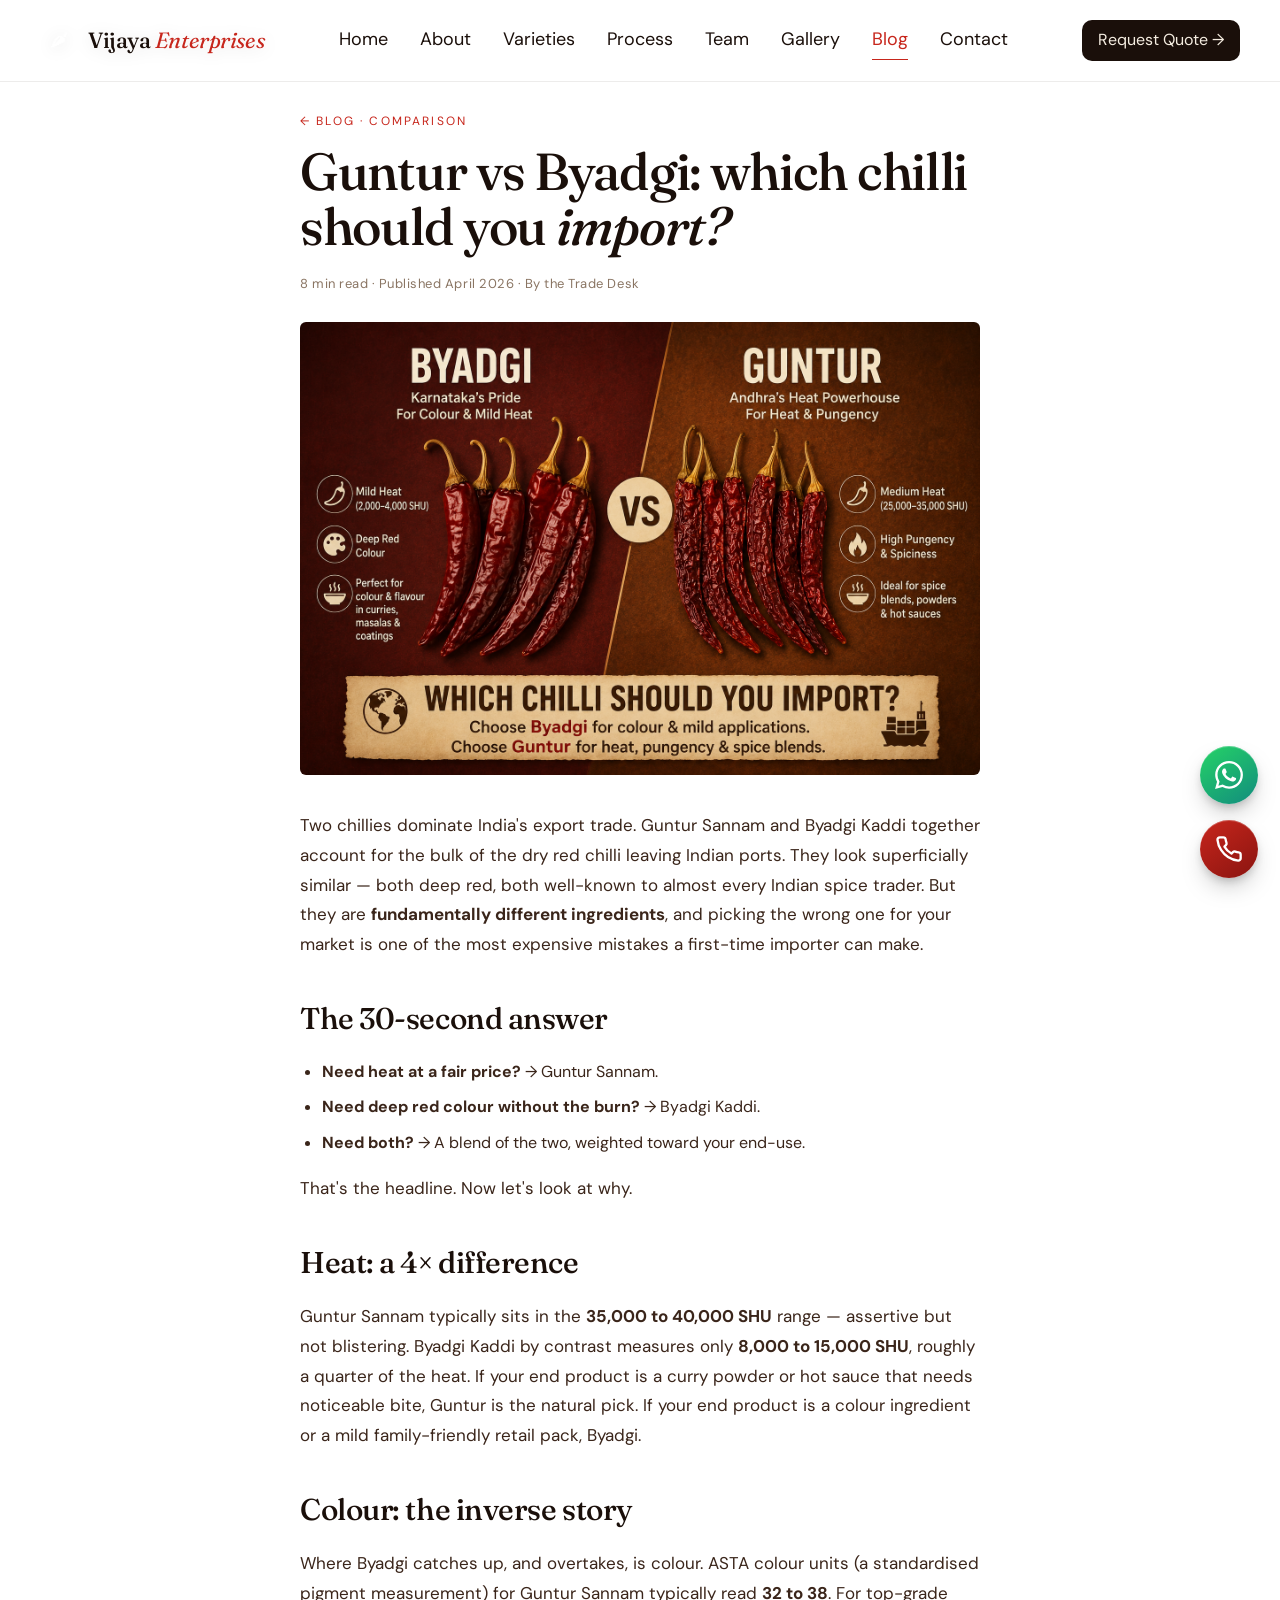
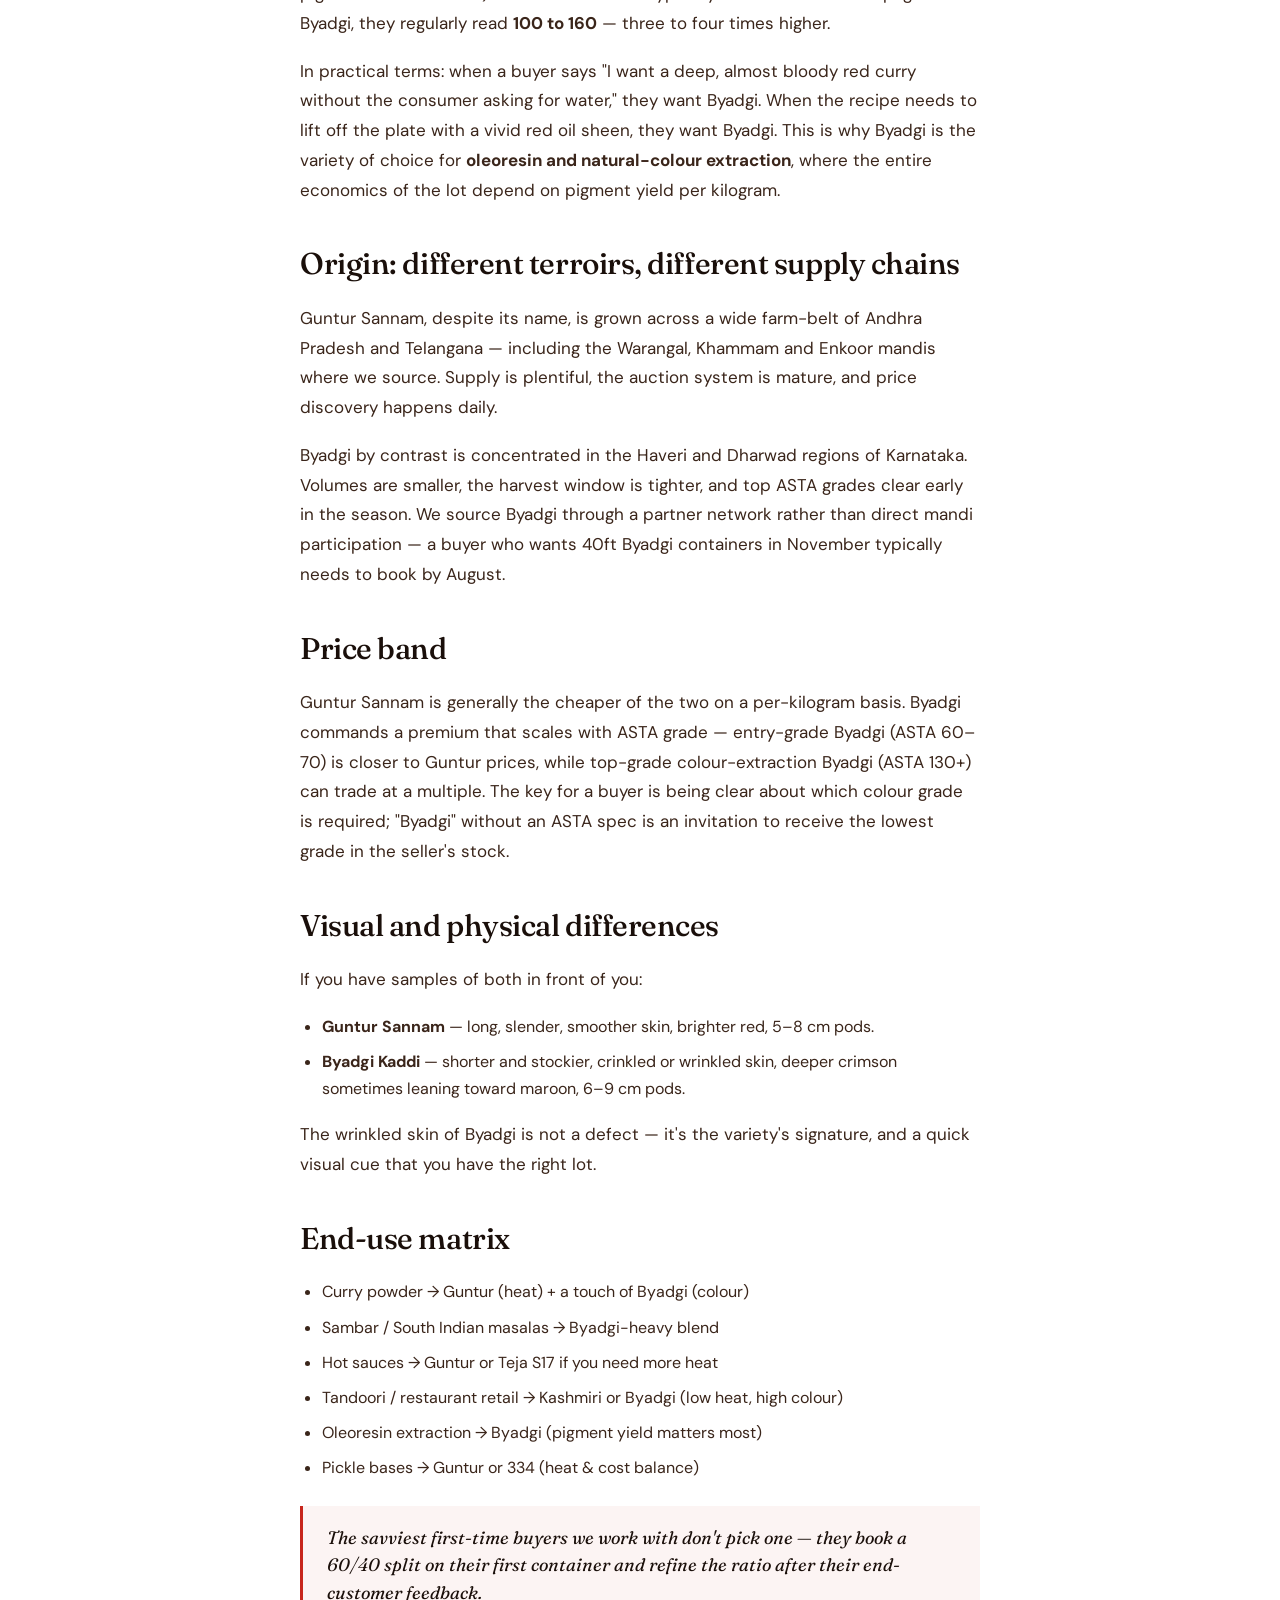
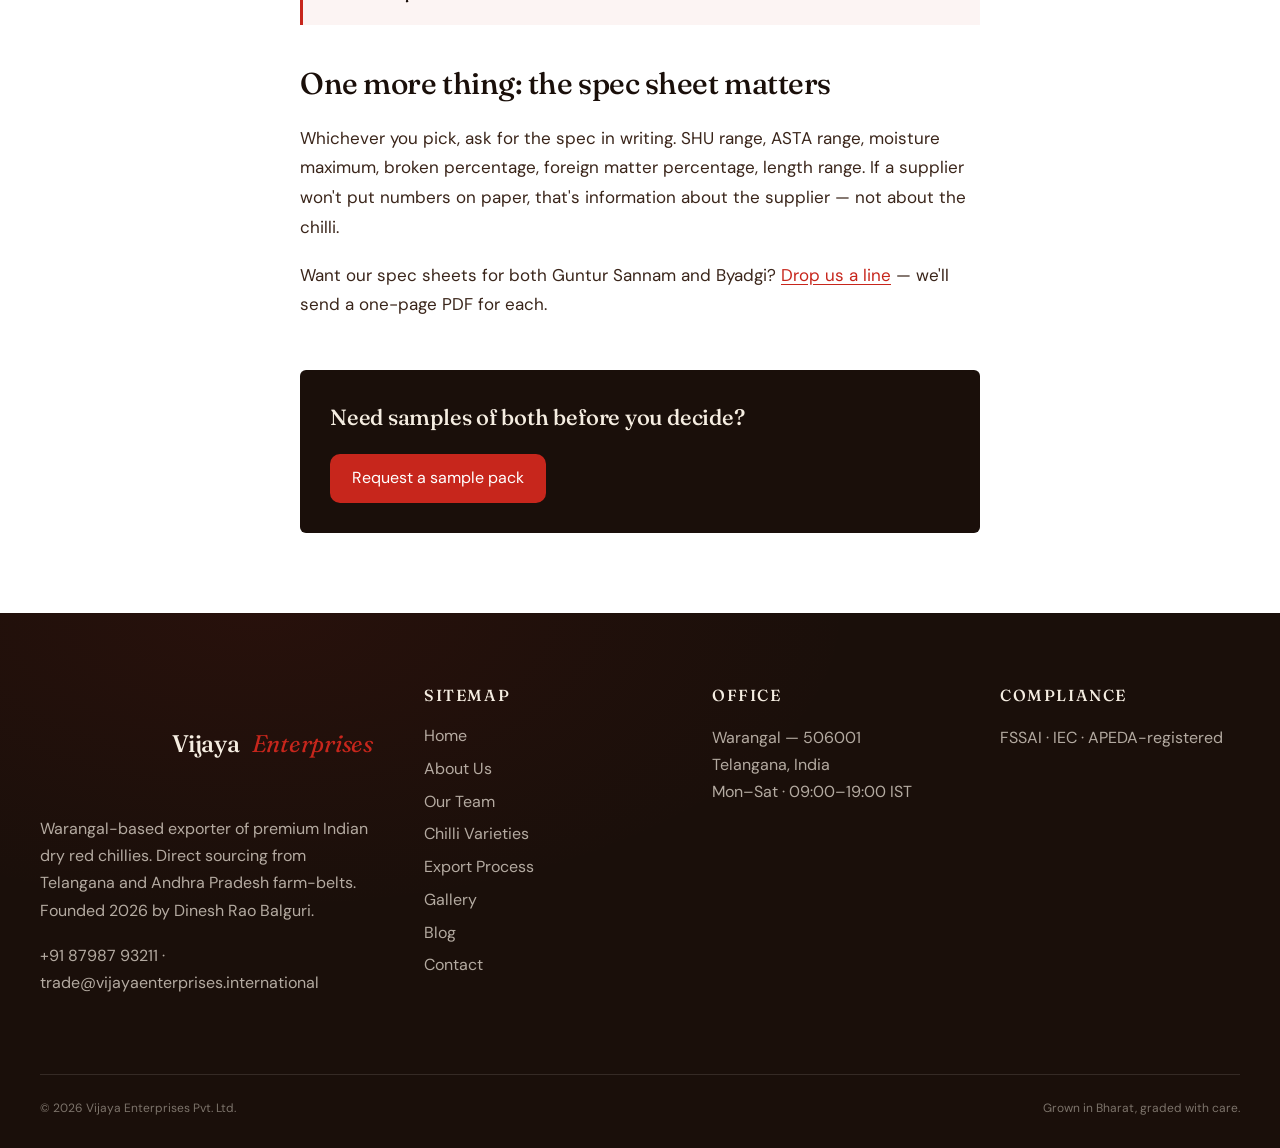
<file: blog/guntur-vs-byadgi-chillies.html>
<!DOCTYPE html>
<html lang="en">
<head>
<meta charset="UTF-8" />
<meta name="viewport" content="width=device-width, initial-scale=1.0" />
<title>Guntur vs Byadgi Chillies: Which One Should You Import? | Vijaya Enterprises</title>
<meta name="description" content="A side-by-side comparison of India's two most-exported dry red chillies — Guntur Sannam and Byadgi Kaddi. Heat, ASTA colour, price band, and end-use compared so you can pick the right one." />
<meta name="keywords" content="Guntur vs Byadgi, Guntur Sannam vs Byadgi, Indian chilli comparison, ASTA colour Byadgi, SHU Guntur Sannam, which Indian chilli to import" />
<meta name="robots" content="index, follow, max-image-preview:large" />
<meta name="theme-color" content="#c7261c" />
<link rel="canonical" href="https://vijayaenterprises.international/blog/guntur-vs-byadgi-chillies.html" />
<meta property="og:type" content="article" />
<meta property="og:title" content="Guntur vs Byadgi: Which Indian Chilli Should You Import?" />
<meta property="og:description" content="A side-by-side comparison of India's two most-exported dry red chillies." />
<meta property="og:url" content="https://vijayaenterprises.international/blog/guntur-vs-byadgi-chillies.html" />

<link rel="preconnect" href="https://fonts.googleapis.com" />
<link rel="preconnect" href="https://fonts.gstatic.com" crossorigin />
<link href="https://fonts.googleapis.com/css2?family=Fraunces:ital,opsz,wght,SOFT,WONK@0,9..144,400..600,0..100,0..1;1,9..144,400..600,0..100,0..1&family=DM+Sans:wght@400;500;700&display=swap" rel="stylesheet" />
<link rel="icon" type="image/svg+xml" href="../images/favicon.svg" />
<link rel="stylesheet" href="../style.css" />

<script type="application/ld+json">
{"@context":"https://schema.org","@type":"Article","headline":"Guntur vs Byadgi: Which Chilli Should You Import?","author":{"@type":"Organization","name":"Vijaya Enterprises Trade Desk"},"publisher":{"@type":"Organization","name":"Vijaya Enterprises Pvt. Ltd."},"datePublished":"2026-04-08"}
</script>
</head>
<body>
<a class="skip-link" href="#main">Skip to content</a>
<div class="grain" aria-hidden="true"></div>

<header class="nav" role="banner">
  <a href="../index.html" class="nav__logo"><span class="nav__logo-mark" aria-hidden="true">🌶</span><span>Vijaya <em>Enterprises</em></span></a>
  <button class="nav__toggle" aria-label="Open menu" aria-expanded="false" aria-controls="primary-nav"><span></span></button>
  <nav class="nav__links" id="primary-nav" role="navigation" aria-label="Primary">
    <a href="../index.html">Home</a><a href="../about.html">About</a>
    <a href="../varieties.html">Varieties</a><a href="../process.html">Process</a>
    <a href="../team.html">Team</a><a href="../gallery.html">Gallery</a>
    <a href="../blog.html" aria-current="page">Blog</a><a href="../contact.html">Contact</a>
  </nav>
  <a href="../contact.html" class="nav__cta">Request Quote →</a>
</header>

<main id="main">

<article class="article">
  <div style="font-size:12px;letter-spacing:.18em;text-transform:uppercase;color:var(--chilli);margin-bottom:14px">
    <a href="../blog.html" style="color:var(--chilli);text-decoration:none">← Blog</a> · Comparison
  </div>
  <h1>Guntur vs Byadgi: which chilli should you <em>import?</em></h1>
  <div class="article__meta">8 min read · Published April 2026 · By the Trade Desk</div>

  <div class="article__hero">
    <img src="../images/blog/blog-2.png" alt="Guntur Sannam and Byadgi Kaddi chillies side by side" />
  </div>

  <p>Two chillies dominate India's export trade. Guntur Sannam and Byadgi Kaddi together account for the bulk of the dry red chilli leaving Indian ports. They look superficially similar — both deep red, both well-known to almost every Indian spice trader. But they are <strong>fundamentally different ingredients</strong>, and picking the wrong one for your market is one of the most expensive mistakes a first-time importer can make.</p>

  <h2>The 30-second answer</h2>
  <ul>
    <li><strong>Need heat at a fair price?</strong> → Guntur Sannam.</li>
    <li><strong>Need deep red colour without the burn?</strong> → Byadgi Kaddi.</li>
    <li><strong>Need both?</strong> → A blend of the two, weighted toward your end-use.</li>
  </ul>

  <p>That's the headline. Now let's look at why.</p>

  <h2>Heat: a 4× difference</h2>
  <p>Guntur Sannam typically sits in the <strong>35,000 to 40,000 SHU</strong> range — assertive but not blistering. Byadgi Kaddi by contrast measures only <strong>8,000 to 15,000 SHU</strong>, roughly a quarter of the heat. If your end product is a curry powder or hot sauce that needs noticeable bite, Guntur is the natural pick. If your end product is a colour ingredient or a mild family-friendly retail pack, Byadgi.</p>

  <h2>Colour: the inverse story</h2>
  <p>Where Byadgi catches up, and overtakes, is colour. ASTA colour units (a standardised pigment measurement) for Guntur Sannam typically read <strong>32 to 38</strong>. For top-grade Byadgi, they regularly read <strong>100 to 160</strong> — three to four times higher.</p>
  <p>In practical terms: when a buyer says "I want a deep, almost bloody red curry without the consumer asking for water," they want Byadgi. When the recipe needs to lift off the plate with a vivid red oil sheen, they want Byadgi. This is why Byadgi is the variety of choice for <strong>oleoresin and natural-colour extraction</strong>, where the entire economics of the lot depend on pigment yield per kilogram.</p>

  <h2>Origin: different terroirs, different supply chains</h2>
  <p>Guntur Sannam, despite its name, is grown across a wide farm-belt of Andhra Pradesh and Telangana — including the Warangal, Khammam and Enkoor mandis where we source. Supply is plentiful, the auction system is mature, and price discovery happens daily.</p>
  <p>Byadgi by contrast is concentrated in the Haveri and Dharwad regions of Karnataka. Volumes are smaller, the harvest window is tighter, and top ASTA grades clear early in the season. We source Byadgi through a partner network rather than direct mandi participation — a buyer who wants 40ft Byadgi containers in November typically needs to book by August.</p>

  <h2>Price band</h2>
  <p>Guntur Sannam is generally the cheaper of the two on a per-kilogram basis. Byadgi commands a premium that scales with ASTA grade — entry-grade Byadgi (ASTA 60–70) is closer to Guntur prices, while top-grade colour-extraction Byadgi (ASTA 130+) can trade at a multiple. The key for a buyer is being clear about which colour grade is required; "Byadgi" without an ASTA spec is an invitation to receive the lowest grade in the seller's stock.</p>

  <h2>Visual and physical differences</h2>
  <p>If you have samples of both in front of you:</p>
  <ul>
    <li><strong>Guntur Sannam</strong> — long, slender, smoother skin, brighter red, 5–8 cm pods.</li>
    <li><strong>Byadgi Kaddi</strong> — shorter and stockier, crinkled or wrinkled skin, deeper crimson sometimes leaning toward maroon, 6–9 cm pods.</li>
  </ul>
  <p>The wrinkled skin of Byadgi is not a defect — it's the variety's signature, and a quick visual cue that you have the right lot.</p>

  <h2>End-use matrix</h2>
  <ul>
    <li>Curry powder → Guntur (heat) + a touch of Byadgi (colour)</li>
    <li>Sambar / South Indian masalas → Byadgi-heavy blend</li>
    <li>Hot sauces → Guntur or Teja S17 if you need more heat</li>
    <li>Tandoori / restaurant retail → Kashmiri or Byadgi (low heat, high colour)</li>
    <li>Oleoresin extraction → Byadgi (pigment yield matters most)</li>
    <li>Pickle bases → Guntur or 334 (heat & cost balance)</li>
  </ul>

  <blockquote>
    The savviest first-time buyers we work with don't pick one — they book a 60/40 split on their first container and refine the ratio after their end-customer feedback.
  </blockquote>

  <h2>One more thing: the spec sheet matters</h2>
  <p>Whichever you pick, ask for the spec in writing. SHU range, ASTA range, moisture maximum, broken percentage, foreign matter percentage, length range. If a supplier won't put numbers on paper, that's information about the supplier — not about the chilli.</p>

  <p>Want our spec sheets for both Guntur Sannam and Byadgi? <a href="../contact.html">Drop us a line</a> — we'll send a one-page PDF for each.</p>

  <div class="article__cta">
    <h3>Need samples of both before you decide?</h3>
    <a href="../contact.html">Request a sample pack</a>
  </div>
</article>

</main>

<footer class="footer" role="contentinfo">
  <div>
    <div class="footer__brand"><span class="footer__brand-mark" aria-hidden="true"></span>Vijaya <em>Enterprises</em></div>
    <p class="footer__about">Warangal-based exporter of premium Indian dry red chillies. Direct sourcing from Telangana and Andhra Pradesh farm-belts. Founded 2026 by Dinesh Rao Balguri.</p>
    <p>+91 87987 93211 · trade@vijayaenterprises.international</p>
  </div>
  <div><h4>Sitemap</h4><ul>
    <li><a href="../index.html">Home</a></li><li><a href="../about.html">About Us</a></li>
    <li><a href="../team.html">Our Team</a></li><li><a href="../varieties.html">Chilli Varieties</a></li>
    <li><a href="../process.html">Export Process</a></li><li><a href="../gallery.html">Gallery</a></li>
    <li><a href="../blog.html">Blog</a></li><li><a href="../contact.html">Contact</a></li>
  </ul></div>
  <div><h4>Office</h4><p>Warangal — 506001<br>Telangana, India<br>Mon–Sat · 09:00–19:00 IST</p></div>
  <div><h4>Compliance</h4><p>FSSAI · IEC · APEDA-registered</p></div>
  <div class="footer__fine"><span>© 2026 Vijaya Enterprises Pvt. Ltd.</span><span>Grown in Bharat, graded with care.</span></div>
</footer>

<aside class="fab" aria-label="Quick contact">
  <a href="https://wa.me/918798793211" class="fab__btn fab__btn--wa" target="_blank" rel="noopener" aria-label="WhatsApp"><svg viewBox="0 0 24 24" fill="currentColor" aria-hidden="true"><path d="M17.472 14.382c-.297-.149-1.758-.867-2.03-.967-.273-.099-.471-.148-.67.15-.197.297-.767.966-.94 1.164-.173.199-.347.223-.644.075-.297-.15-1.255-.463-2.39-1.475-.883-.788-1.48-1.761-1.653-2.059-.173-.297-.018-.458.13-.606.134-.133.298-.347.446-.52.149-.174.198-.298.297-.497.099-.198.05-.371-.025-.52-.075-.149-.669-1.612-.916-2.207-.242-.579-.487-.5-.669-.51-.173-.008-.371-.01-.57-.01-.198 0-.52.074-.792.372-.272.297-1.04 1.016-1.04 2.479 0 1.462 1.065 2.875 1.213 3.074.149.198 2.096 3.2 5.077 4.487.709.306 1.262.489 1.693.625.712.227 1.36.195 1.871.118.571-.085 1.758-.719 2.006-1.413.248-.694.248-1.289.173-1.413-.074-.124-.272-.198-.57-.347M12.05 21.785h-.004a9.87 9.87 0 0 1-5.031-1.378l-.361-.214-3.741.982.998-3.648-.235-.374a9.86 9.86 0 0 1-1.51-5.26c.001-5.45 4.436-9.884 9.888-9.884 2.64 0 5.122 1.03 6.988 2.898a9.825 9.825 0 0 1 2.893 6.994c-.003 5.45-4.437 9.884-9.885 9.884m8.413-18.297A11.815 11.815 0 0 0 12.05 0C5.495 0 .16 5.335.157 11.892c0 2.096.547 4.142 1.588 5.945L.057 24l6.305-1.654a11.882 11.882 0 0 0 5.683 1.448h.005c6.554 0 11.89-5.335 11.893-11.893a11.821 11.821 0 0 0-3.48-8.413"/></svg><span class="fab__label">WhatsApp us</span></a>
  <a href="tel:+918798793211" class="fab__btn fab__btn--call" aria-label="Call"><svg viewBox="0 0 24 24" fill="none" stroke="currentColor" stroke-width="2" stroke-linecap="round" stroke-linejoin="round" aria-hidden="true"><path d="M22 16.92v3a2 2 0 0 1-2.18 2 19.79 19.79 0 0 1-8.63-3.07 19.5 19.5 0 0 1-6-6 19.79 19.79 0 0 1-3.07-8.67A2 2 0 0 1 4.11 2h3a2 2 0 0 1 2 1.72 12.84 12.84 0 0 0 .7 2.81 2 2 0 0 1-.45 2.11L8.09 9.91a16 16 0 0 0 6 6l1.27-1.27a2 2 0 0 1 2.11-.45 12.84 12.84 0 0 0 2.81.7A2 2 0 0 1 22 16.92z"/></svg><span class="fab__label">Call us</span></a>
</aside>

<script src="../script.js"></script>
</body>
</html>
</file>
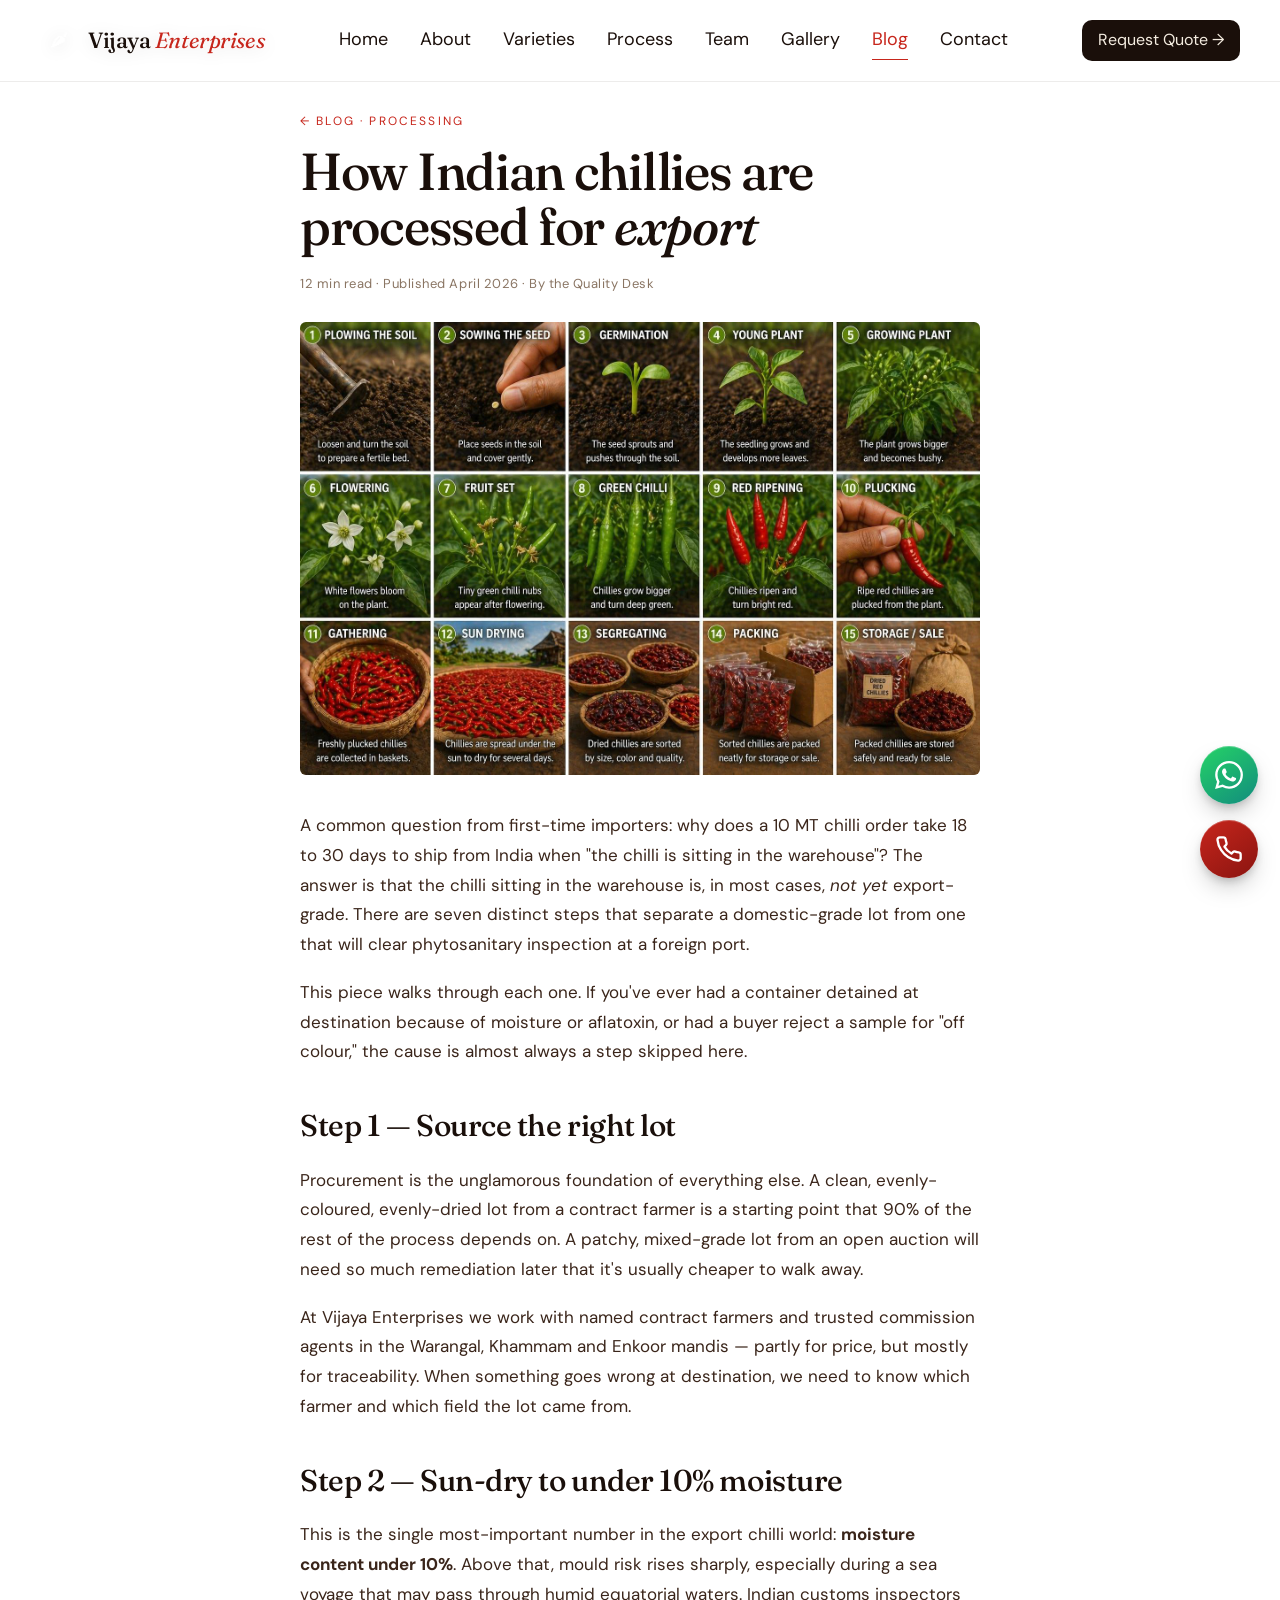
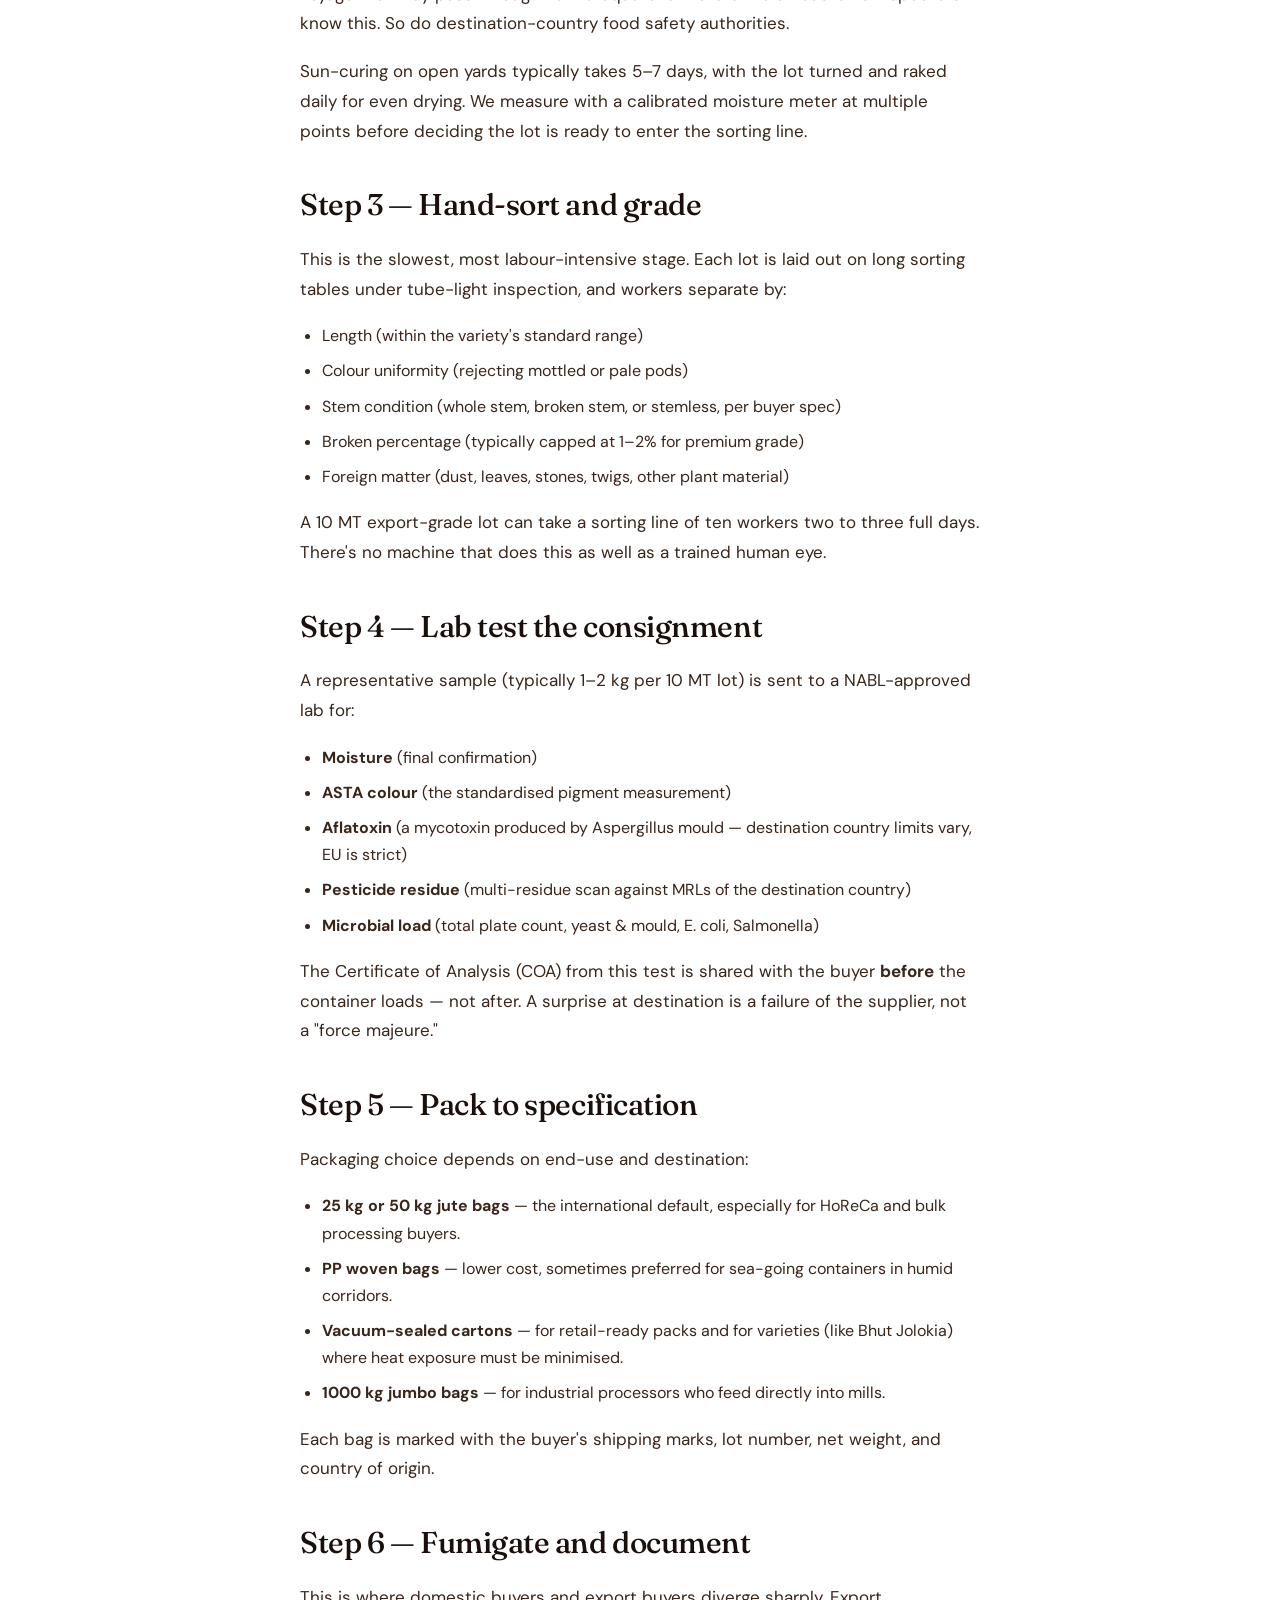
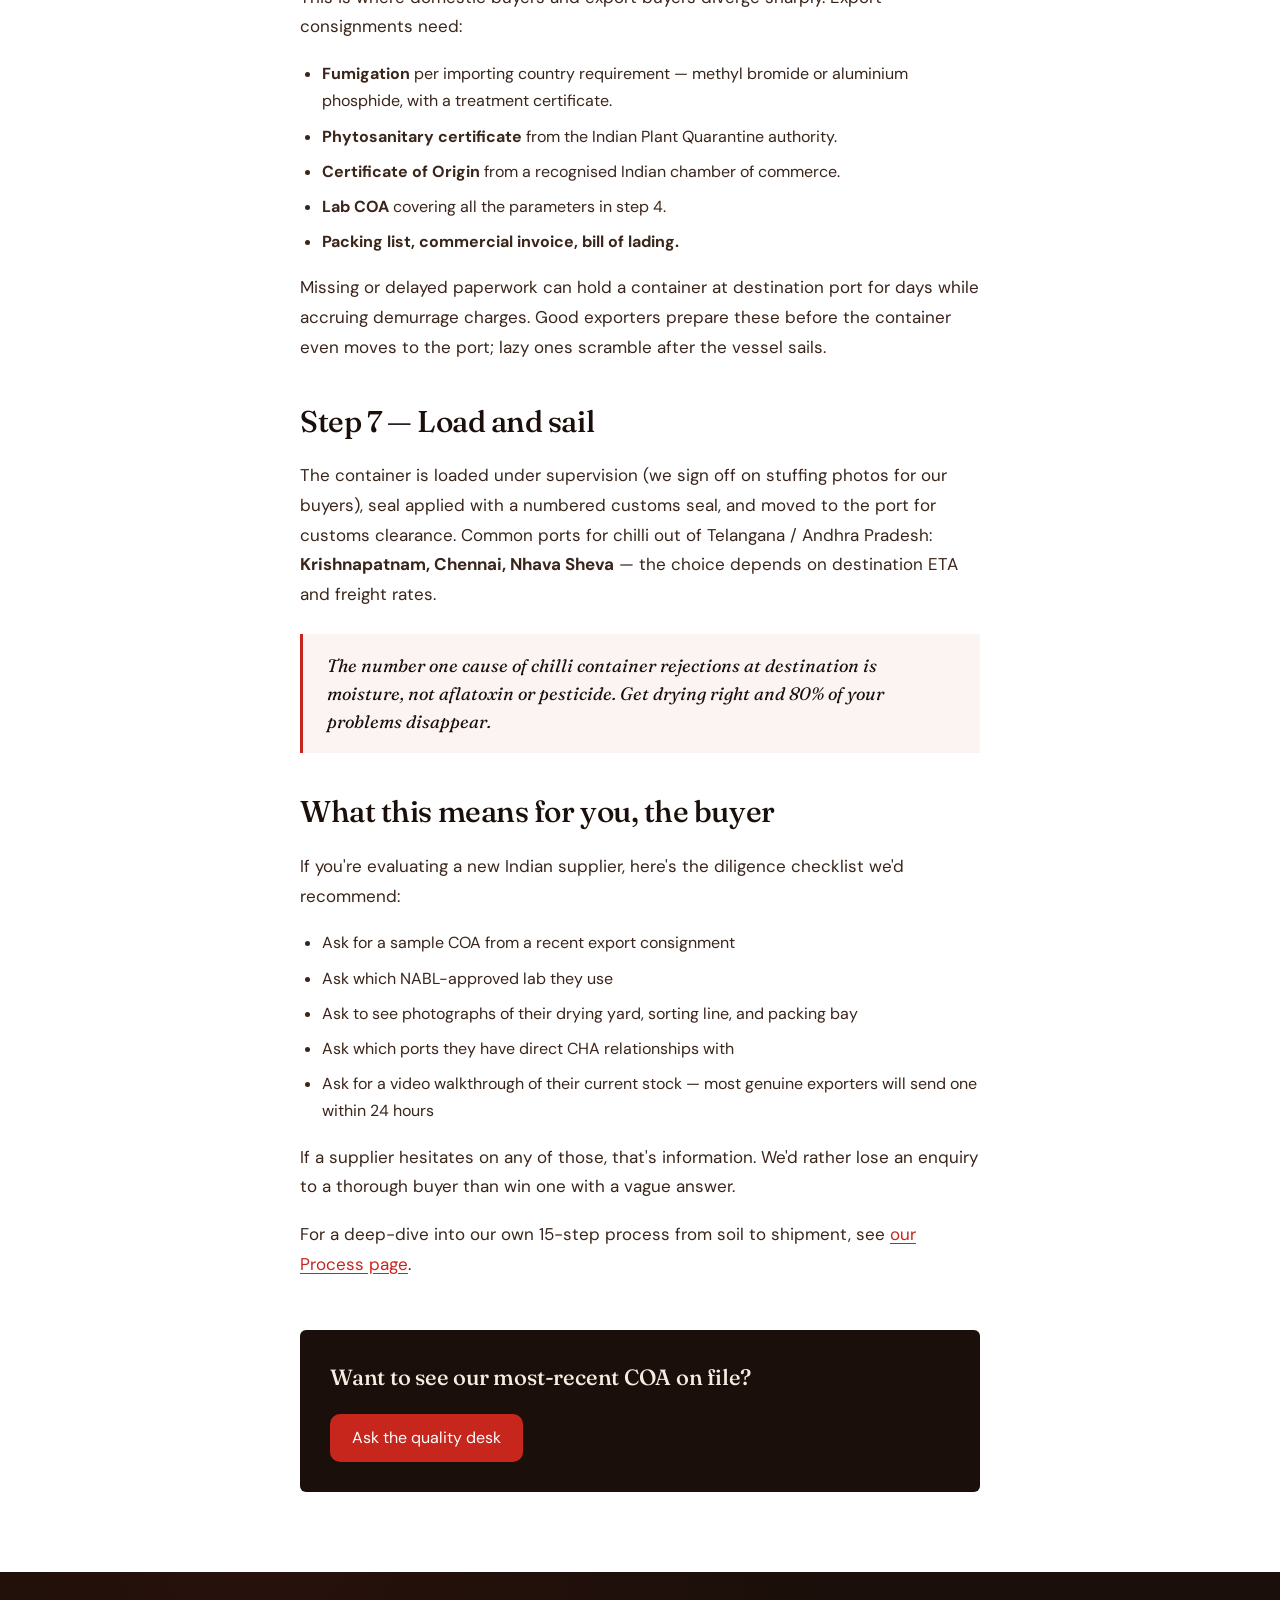
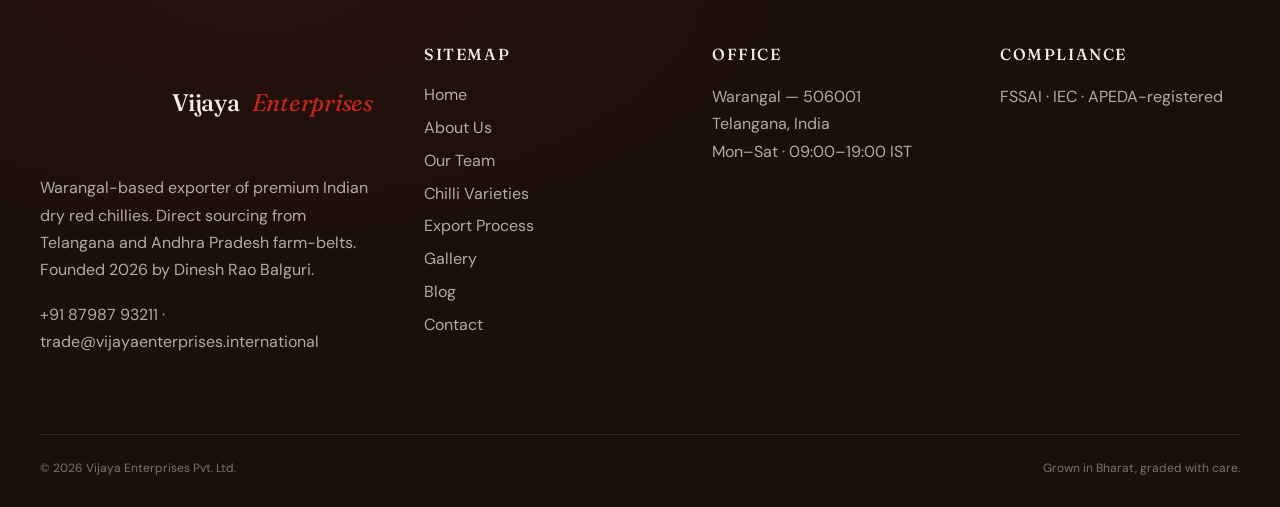
<file: blog/how-indian-chillies-processed-export.html>
<!DOCTYPE html>
<html lang="en">
<head>
<meta charset="UTF-8" />
<meta name="viewport" content="width=device-width, initial-scale=1.0" />
<title>How Indian Chillies Are Processed for Export — Step by Step | Vijaya Enterprises</title>
<meta name="description" content="The seven things that separate a domestic-grade chilli lot from one that will pass phytosanitary inspection at a foreign port — drying, sorting, lab testing, fumigation, packaging, documentation, and shipping." />
<meta name="keywords" content="how Indian chillies are processed for export, chilli export process India, drying sorting fumigation chilli, phytosanitary chilli, chilli COA buyer guide" />
<meta name="robots" content="index, follow, max-image-preview:large" />
<meta name="theme-color" content="#c7261c" />
<link rel="canonical" href="https://vijayaenterprises.international/blog/how-indian-chillies-processed-export.html" />
<meta property="og:type" content="article" />
<meta property="og:title" content="How Indian Chillies Are Processed for Export" />
<meta property="og:description" content="The seven steps between a farmer's lot and an export container." />
<meta property="og:url" content="https://vijayaenterprises.international/blog/how-indian-chillies-processed-export.html" />

<link rel="preconnect" href="https://fonts.googleapis.com" />
<link rel="preconnect" href="https://fonts.gstatic.com" crossorigin />
<link href="https://fonts.googleapis.com/css2?family=Fraunces:ital,opsz,wght,SOFT,WONK@0,9..144,400..600,0..100,0..1;1,9..144,400..600,0..100,0..1&family=DM+Sans:wght@400;500;700&display=swap" rel="stylesheet" />
<link rel="icon" type="image/svg+xml" href="../images/favicon.svg" />
<link rel="stylesheet" href="../style.css" />

<script type="application/ld+json">
{"@context":"https://schema.org","@type":"Article","headline":"How Indian Chillies Are Processed for Export","author":{"@type":"Organization","name":"Vijaya Enterprises Quality Desk"},"publisher":{"@type":"Organization","name":"Vijaya Enterprises Pvt. Ltd."},"datePublished":"2026-04-15"}
</script>
</head>
<body>
<a class="skip-link" href="#main">Skip to content</a>
<div class="grain" aria-hidden="true"></div>

<header class="nav" role="banner">
  <a href="../index.html" class="nav__logo"><span class="nav__logo-mark" aria-hidden="true">🌶</span><span>Vijaya <em>Enterprises</em></span></a>
  <button class="nav__toggle" aria-label="Open menu" aria-expanded="false" aria-controls="primary-nav"><span></span></button>
  <nav class="nav__links" id="primary-nav" role="navigation" aria-label="Primary">
    <a href="../index.html">Home</a><a href="../about.html">About</a>
    <a href="../varieties.html">Varieties</a><a href="../process.html">Process</a>
    <a href="../team.html">Team</a><a href="../gallery.html">Gallery</a>
    <a href="../blog.html" aria-current="page">Blog</a><a href="../contact.html">Contact</a>
  </nav>
  <a href="../contact.html" class="nav__cta">Request Quote →</a>
</header>

<main id="main">

<article class="article">
  <div style="font-size:12px;letter-spacing:.18em;text-transform:uppercase;color:var(--chilli);margin-bottom:14px">
    <a href="../blog.html" style="color:var(--chilli);text-decoration:none">← Blog</a> · Processing
  </div>
  <h1>How Indian chillies are processed for <em>export</em></h1>
  <div class="article__meta">12 min read · Published April 2026 · By the Quality Desk</div>

  <div class="article__hero">
    <img src="../images/blog/blog-3.jpeg" alt="Worker spreading red chillies on a sun-drying yard in India" />
  </div>

  <p>A common question from first-time importers: why does a 10 MT chilli order take 18 to 30 days to ship from India when "the chilli is sitting in the warehouse"? The answer is that the chilli sitting in the warehouse is, in most cases, <em>not yet</em> export-grade. There are seven distinct steps that separate a domestic-grade lot from one that will clear phytosanitary inspection at a foreign port.</p>

  <p>This piece walks through each one. If you've ever had a container detained at destination because of moisture or aflatoxin, or had a buyer reject a sample for "off colour," the cause is almost always a step skipped here.</p>

  <h2>Step 1 — Source the right lot</h2>
  <p>Procurement is the unglamorous foundation of everything else. A clean, evenly-coloured, evenly-dried lot from a contract farmer is a starting point that 90% of the rest of the process depends on. A patchy, mixed-grade lot from an open auction will need so much remediation later that it's usually cheaper to walk away.</p>
  <p>At Vijaya Enterprises we work with named contract farmers and trusted commission agents in the Warangal, Khammam and Enkoor mandis — partly for price, but mostly for traceability. When something goes wrong at destination, we need to know which farmer and which field the lot came from.</p>

  <h2>Step 2 — Sun-dry to under 10% moisture</h2>
  <p>This is the single most-important number in the export chilli world: <strong>moisture content under 10%</strong>. Above that, mould risk rises sharply, especially during a sea voyage that may pass through humid equatorial waters. Indian customs inspectors know this. So do destination-country food safety authorities.</p>
  <p>Sun-curing on open yards typically takes 5–7 days, with the lot turned and raked daily for even drying. We measure with a calibrated moisture meter at multiple points before deciding the lot is ready to enter the sorting line.</p>

  <h2>Step 3 — Hand-sort and grade</h2>
  <p>This is the slowest, most labour-intensive stage. Each lot is laid out on long sorting tables under tube-light inspection, and workers separate by:</p>
  <ul>
    <li>Length (within the variety's standard range)</li>
    <li>Colour uniformity (rejecting mottled or pale pods)</li>
    <li>Stem condition (whole stem, broken stem, or stemless, per buyer spec)</li>
    <li>Broken percentage (typically capped at 1–2% for premium grade)</li>
    <li>Foreign matter (dust, leaves, stones, twigs, other plant material)</li>
  </ul>
  <p>A 10 MT export-grade lot can take a sorting line of ten workers two to three full days. There's no machine that does this as well as a trained human eye.</p>

  <h2>Step 4 — Lab test the consignment</h2>
  <p>A representative sample (typically 1–2 kg per 10 MT lot) is sent to a NABL-approved lab for:</p>
  <ul>
    <li><strong>Moisture</strong> (final confirmation)</li>
    <li><strong>ASTA colour</strong> (the standardised pigment measurement)</li>
    <li><strong>Aflatoxin</strong> (a mycotoxin produced by Aspergillus mould — destination country limits vary, EU is strict)</li>
    <li><strong>Pesticide residue</strong> (multi-residue scan against MRLs of the destination country)</li>
    <li><strong>Microbial load</strong> (total plate count, yeast & mould, E. coli, Salmonella)</li>
  </ul>
  <p>The Certificate of Analysis (COA) from this test is shared with the buyer <strong>before</strong> the container loads — not after. A surprise at destination is a failure of the supplier, not a "force majeure."</p>

  <h2>Step 5 — Pack to specification</h2>
  <p>Packaging choice depends on end-use and destination:</p>
  <ul>
    <li><strong>25 kg or 50 kg jute bags</strong> — the international default, especially for HoReCa and bulk processing buyers.</li>
    <li><strong>PP woven bags</strong> — lower cost, sometimes preferred for sea-going containers in humid corridors.</li>
    <li><strong>Vacuum-sealed cartons</strong> — for retail-ready packs and for varieties (like Bhut Jolokia) where heat exposure must be minimised.</li>
    <li><strong>1000 kg jumbo bags</strong> — for industrial processors who feed directly into mills.</li>
  </ul>
  <p>Each bag is marked with the buyer's shipping marks, lot number, net weight, and country of origin.</p>

  <h2>Step 6 — Fumigate and document</h2>
  <p>This is where domestic buyers and export buyers diverge sharply. Export consignments need:</p>
  <ul>
    <li><strong>Fumigation</strong> per importing country requirement — methyl bromide or aluminium phosphide, with a treatment certificate.</li>
    <li><strong>Phytosanitary certificate</strong> from the Indian Plant Quarantine authority.</li>
    <li><strong>Certificate of Origin</strong> from a recognised Indian chamber of commerce.</li>
    <li><strong>Lab COA</strong> covering all the parameters in step 4.</li>
    <li><strong>Packing list, commercial invoice, bill of lading.</strong></li>
  </ul>
  <p>Missing or delayed paperwork can hold a container at destination port for days while accruing demurrage charges. Good exporters prepare these before the container even moves to the port; lazy ones scramble after the vessel sails.</p>

  <h2>Step 7 — Load and sail</h2>
  <p>The container is loaded under supervision (we sign off on stuffing photos for our buyers), seal applied with a numbered customs seal, and moved to the port for customs clearance. Common ports for chilli out of Telangana / Andhra Pradesh: <strong>Krishnapatnam, Chennai, Nhava Sheva</strong> — the choice depends on destination ETA and freight rates.</p>

  <blockquote>
    The number one cause of chilli container rejections at destination is moisture, not aflatoxin or pesticide. Get drying right and 80% of your problems disappear.
  </blockquote>

  <h2>What this means for you, the buyer</h2>
  <p>If you're evaluating a new Indian supplier, here's the diligence checklist we'd recommend:</p>
  <ul>
    <li>Ask for a sample COA from a recent export consignment</li>
    <li>Ask which NABL-approved lab they use</li>
    <li>Ask to see photographs of their drying yard, sorting line, and packing bay</li>
    <li>Ask which ports they have direct CHA relationships with</li>
    <li>Ask for a video walkthrough of their current stock — most genuine exporters will send one within 24 hours</li>
  </ul>

  <p>If a supplier hesitates on any of those, that's information. We'd rather lose an enquiry to a thorough buyer than win one with a vague answer.</p>

  <p>For a deep-dive into our own 15-step process from soil to shipment, see <a href="../process.html">our Process page</a>.</p>

  <div class="article__cta">
    <h3>Want to see our most-recent COA on file?</h3>
    <a href="../contact.html">Ask the quality desk</a>
  </div>
</article>

</main>

<footer class="footer" role="contentinfo">
  <div>
    <div class="footer__brand"><span class="footer__brand-mark" aria-hidden="true"></span>Vijaya <em>Enterprises</em></div>
    <p class="footer__about">Warangal-based exporter of premium Indian dry red chillies. Direct sourcing from Telangana and Andhra Pradesh farm-belts. Founded 2026 by Dinesh Rao Balguri.</p>
    <p>+91 87987 93211 · trade@vijayaenterprises.international</p>
  </div>
  <div><h4>Sitemap</h4><ul>
    <li><a href="../index.html">Home</a></li><li><a href="../about.html">About Us</a></li>
    <li><a href="../team.html">Our Team</a></li><li><a href="../varieties.html">Chilli Varieties</a></li>
    <li><a href="../process.html">Export Process</a></li><li><a href="../gallery.html">Gallery</a></li>
    <li><a href="../blog.html">Blog</a></li><li><a href="../contact.html">Contact</a></li>
  </ul></div>
  <div><h4>Office</h4><p>Warangal — 506001<br>Telangana, India<br>Mon–Sat · 09:00–19:00 IST</p></div>
  <div><h4>Compliance</h4><p>FSSAI · IEC · APEDA-registered</p></div>
  <div class="footer__fine"><span>© 2026 Vijaya Enterprises Pvt. Ltd.</span><span>Grown in Bharat, graded with care.</span></div>
</footer>

<aside class="fab" aria-label="Quick contact">
  <a href="https://wa.me/918798793211" class="fab__btn fab__btn--wa" target="_blank" rel="noopener" aria-label="WhatsApp"><svg viewBox="0 0 24 24" fill="currentColor" aria-hidden="true"><path d="M17.472 14.382c-.297-.149-1.758-.867-2.03-.967-.273-.099-.471-.148-.67.15-.197.297-.767.966-.94 1.164-.173.199-.347.223-.644.075-.297-.15-1.255-.463-2.39-1.475-.883-.788-1.48-1.761-1.653-2.059-.173-.297-.018-.458.13-.606.134-.133.298-.347.446-.52.149-.174.198-.298.297-.497.099-.198.05-.371-.025-.52-.075-.149-.669-1.612-.916-2.207-.242-.579-.487-.5-.669-.51-.173-.008-.371-.01-.57-.01-.198 0-.52.074-.792.372-.272.297-1.04 1.016-1.04 2.479 0 1.462 1.065 2.875 1.213 3.074.149.198 2.096 3.2 5.077 4.487.709.306 1.262.489 1.693.625.712.227 1.36.195 1.871.118.571-.085 1.758-.719 2.006-1.413.248-.694.248-1.289.173-1.413-.074-.124-.272-.198-.57-.347M12.05 21.785h-.004a9.87 9.87 0 0 1-5.031-1.378l-.361-.214-3.741.982.998-3.648-.235-.374a9.86 9.86 0 0 1-1.51-5.26c.001-5.45 4.436-9.884 9.888-9.884 2.64 0 5.122 1.03 6.988 2.898a9.825 9.825 0 0 1 2.893 6.994c-.003 5.45-4.437 9.884-9.885 9.884m8.413-18.297A11.815 11.815 0 0 0 12.05 0C5.495 0 .16 5.335.157 11.892c0 2.096.547 4.142 1.588 5.945L.057 24l6.305-1.654a11.882 11.882 0 0 0 5.683 1.448h.005c6.554 0 11.89-5.335 11.893-11.893a11.821 11.821 0 0 0-3.48-8.413"/></svg><span class="fab__label">WhatsApp us</span></a>
  <a href="tel:+918798793211" class="fab__btn fab__btn--call" aria-label="Call"><svg viewBox="0 0 24 24" fill="none" stroke="currentColor" stroke-width="2" stroke-linecap="round" stroke-linejoin="round" aria-hidden="true"><path d="M22 16.92v3a2 2 0 0 1-2.18 2 19.79 19.79 0 0 1-8.63-3.07 19.5 19.5 0 0 1-6-6 19.79 19.79 0 0 1-3.07-8.67A2 2 0 0 1 4.11 2h3a2 2 0 0 1 2 1.72 12.84 12.84 0 0 0 .7 2.81 2 2 0 0 1-.45 2.11L8.09 9.91a16 16 0 0 0 6 6l1.27-1.27a2 2 0 0 1 2.11-.45 12.84 12.84 0 0 0 2.81.7A2 2 0 0 1 22 16.92z"/></svg><span class="fab__label">Call us</span></a>
</aside>

<script src="../script.js"></script>
</body>
</html>
</file>
<file: style.css>
/* =====================================================
   VIJAYA ENTERPRISES — GLOBAL STYLESHEET
   Shared across: Home, About, Team, Varieties, Process,
                  Gallery, Contact, Blog
   ===================================================== */

/* ============ TOKENS ============ */
:root{
  --cream:#f5ede1;
  --cream-2:#ece0cd;
  --cream-3:#e2d3ba;
  --ink:#1a0f0a;
  --ink-soft:#3a251a;
  --chilli:#c7261c;
  --chilli-deep:#8a1410;
  --ember:#e85c2c;
  --mustard:#d8a21a;
  --leaf:#3b5a2a;
  --muted:#8a7563;

  --font-display:"Fraunces", Georgia, serif;
  --font-body:"DM Sans", system-ui, sans-serif;

  --maxw:1280px;
}

*{box-sizing:border-box;margin:0;padding:0}
html{scroll-behavior:smooth}
body{
  color:var(--ink);
  font-family:var(--font-body);
  font-size:16px;
  line-height:1.55;
  overflow-x:hidden;
  -webkit-font-smoothing:antialiased;
}
img{max-width:100%;display:block}
a{color:inherit}

/* Skip link for a11y + SEO */
.skip-link{
  position:absolute;left:-9999px;top:0;z-index:9999;
  background:var(--ink);color:var(--cream);
  padding:10px 18px;text-decoration:none;border-radius:0 0 6px 0;
  font-size:16px;
}
.skip-link:focus{left:0}

/* ============ NAV ============ */
.nav{
  position:sticky;top:0;z-index:100;
  display:flex;align-items:center;justify-content:space-between;
  padding:20px 40px;
  background: #fff;
  backdrop-filter:blur(16px);
  -webkit-backdrop-filter:blur(16px);
  border-bottom:1px solid rgba(26,15,10,.08);
}
.nav__logo{
  display:flex;align-items:center;text-decoration:none;
  transition:transform .3s cubic-bezier(.2,.8,.2,1),filter .3s;
  filter:drop-shadow(0 2px 8px rgba(26,15,10,.12));
  font-family:var(--font-display);
  font-size:22px;
  font-weight:500;
  letter-spacing:-.02em;
  color:var(--ink);
  gap:10px;
}
.nav__logo:hover{
  transform:scale(1.03);
  filter:drop-shadow(0 4px 16px rgba(199,38,28,.18));
}
.nav__logo-mark{
  width:38px;height:38px;border-radius:50%;
  display:grid;place-items:center;color:#fff;font-size:18px;
}
.nav__logo em{font-style:italic;color:var(--chilli);font-weight:400}

.nav__links{display:flex;gap:32px;align-items:center}
.nav__links a{
  color:var(--ink);text-decoration:none;font-size:18px;
  position:relative;padding:4px 0;
}
.nav__links a::after{
  content:"";position:absolute;left:0;bottom:-2px;width:0;height:1px;
  background:var(--chilli);transition:width .35s cubic-bezier(.2,.8,.2,1);
}
.nav__links a:hover::after,
.nav__links a[aria-current="page"]::after{width:100%}
.nav__links a[aria-current="page"]{color:var(--chilli)}

.nav__cta{
  padding:8px 16px;background:var(--ink);color:var(--cream);
  text-decoration:none;border-radius:10px;font-size:16px;
  transition:background .25s,transform .25s;
}
.nav__cta:hover{background:var(--chilli);transform:translateX(3px)}

.nav__toggle{
  display:none;
  background:transparent;border:1px solid rgba(26,15,10,.18);
  width:42px;height:42px;border-radius:50%;
  cursor:pointer;align-items:center;justify-content:center;
}
.nav__toggle span{
  position:relative;width:18px;height:2px;background:var(--ink);
  transition:transform .3s,background .3s;
}
.nav__toggle span::before,.nav__toggle span::after{
  content:"";position:absolute;left:0;width:18px;height:2px;background:var(--ink);
  transition:transform .3s,top .3s;
}
.nav__toggle span::before{top:-6px}
.nav__toggle span::after{top:6px}
.nav__toggle[aria-expanded="true"] span{background:transparent}
.nav__toggle[aria-expanded="true"] span::before{top:0;transform:rotate(45deg)}
.nav__toggle[aria-expanded="true"] span::after{top:0;transform:rotate(-45deg)}

@media(max-width:920px){
  .nav{padding:16px 22px}
  .nav__toggle{display:inline-flex}
  .nav__links{
  position:fixed;
  top:72px;
  right:0;
  width:min(86vw,360px);
  height:calc(100vh - 72px);
  z-index:999;

  display:flex;
  flex-direction:column;
  align-items:flex-start;
  gap:8px;

  padding:32px 28px 80px;

  background:var(--cream);
  border-left:1px solid rgba(26,15,10,.08);

  transform:translateX(100%);
  transition:transform .35s cubic-bezier(.2,.8,.2,1);

  box-shadow:-20px 0 40px -20px rgba(26,15,10,.2);

  overflow-y:auto;
}
  .nav__links a{font-size:18px;padding:10px 0;width:100%;border-bottom:1px solid rgba(26,15,10,.08)}
  .nav__links[data-open="true"]{transform:translateX(0)}
  .nav__cta{display:none}
}

/* ============ HERO (HOME) ============ */
.hero{
  max-width:1536px;margin:0px auto;padding:80px 110px;
  position:relative;
}
/* .hero::before{
  content:"";position:absolute;top:60px;right:40px;width:280px;height:280px;
  background:radial-gradient(circle,var(--ember) 0%,transparent 65%);
  opacity:.35;filter:blur(40px);z-index:-1;
} */
.hero {
  position: relative;
  background-image: url("images/hero-bg.jpeg"); /* rename to your actual filename */
  background-size: cover;
  background-position: center;
  background-repeat: no-repeat;
}

/* dark overlay so text stays readable */
/* .hero::before {
  content: "";
  position: absolute;
  inset: 0;
  background: rgba(0, 0, 0, 0.55); 
  z-index: 0;
} */

/* push all hero content above the overlay */
.hero > * {
  position: relative;
  z-index: 1;
}
.hero__tag{
  display:inline-flex;align-items:center;gap:4px;
  padding:8px 16px;border:1px solid rgba(26,15,10,.2);border-radius:10px;
  font-size:12px;letter-spacing:.08em;text-transform:uppercase;
  margin-bottom:40px;
  animation:fadeUp .8s .1s both;
}
/* .dot{width:8px;height:8px;border-radius:50%;background:var(--chilli);
  box-shadow:0 0 0 0 rgba(199,38,28,.6);animation:ring 1.8s infinite}
@keyframes ring{70%{box-shadow:0 0 0 10px rgba(199,38,28,0)}100%{box-shadow:0 0 0 0 rgba(199,38,28,0)}} */

.hero__title{
  font-family:var(--font-display);
  font-size:clamp(44px,7.5vw,108px);
  line-height:.96;letter-spacing:-.03em;
  font-weight:500;
  max-width:14ch;
  animation:fadeUp .9s .2s both;
}
.hero__title em{
  font-style:italic;color:var(--chilli);font-weight:400;
  font-variation-settings:"SOFT" 100,"WONK" 1;
}
.hero__underline{position:relative;white-space:nowrap}
/* .hero__underline::after{
  content:"";position:absolute;left:0;bottom:.08em;width:100%;height:.12em;
  background:var(--chilli);transform:scaleX(0);transform-origin:left;
  animation:sweep 1s 1.2s cubic-bezier(.2,.8,.2,1) forwards;
} */
@keyframes sweep{to{transform:scaleX(1)}}
.icon{
  width: 16px;
}
.hero__lede{
  margin-top:36px;max-width:56ch;font-size:18px;color:var(--ink-soft);
  animation:fadeUp .9s .4s both;
}
.hero__cta-row{
  margin-top:36px;display:flex;gap:16px;flex-wrap:wrap;
  animation:fadeUp .9s .5s both;
}

.hero__stats{
  margin-top:72px;display:grid;grid-template-columns:repeat(4,1fr);gap:32px;
  padding-top:32px;border-top:1px solid rgba(26,15,10,.15);
  animation:fadeUp .9s .6s both;
}
.hero__stats strong{
  display:block;font-family:var(--font-display);font-size:32px;font-weight:500;
  letter-spacing:-.02em;color:var(--chilli-deep);
}
.hero__stats span{font-size:13px;color:var(--muted);margin-top:4px;display:block}
@media(max-width:720px){.hero__stats{grid-template-columns:repeat(2,1fr)}}

.hero__scroll{
  position:absolute;bottom:20px;right:40px;font-size:11px;letter-spacing:.2em;
  text-transform:uppercase;color:var(--muted);
  animation:bob 2s ease-in-out infinite;
}
@keyframes bob{50%{transform:translateY(4px)}}
@keyframes fadeUp{from{opacity:0;transform:translateY(24px)}to{opacity:1;transform:none}}

/* ============ PAGE HERO (sub-pages) ============ */
.page-hero{
  max-width:var(--maxw);margin:0 auto;padding-bottom: 40px;
  position:relative;
}
.page-hero__crumb{
  font-size:12px;letter-spacing:.18em;text-transform:uppercase;
  color:var(--muted);margin:20px 0;
}
.page-hero__crumb a{color:var(--muted);text-decoration:none}
.page-hero__crumb a:hover{color:var(--chilli)}
.page-hero h1{
  font-family:var(--font-display);font-weight:500;
  font-size:clamp(40px,6vw,84px);line-height:1;letter-spacing:-.03em;
  max-width:18ch;
}
.page-hero h1 em{font-style:italic;color:var(--chilli);font-weight:400}
.page-hero__lede{
  margin-top:24px;max-width:62ch;font-size:18px;color:var(--ink-soft);
}
@media(max-width:640px){
  .page-hero{padding:20px 22px 24px}
  .hero{padding:48px 22px 30px}
  .hero__scroll{display:none}
}

/* ============ MARQUEE ============ */
.marquee{
  background:var(--ink);color:var(--cream);
  padding:22px 0;overflow:hidden;
  border-top:1px solid var(--chilli-deep);border-bottom:1px solid var(--chilli-deep);
}
.marquee__track{
  display:flex;gap:42px;white-space:nowrap;
  font-family:var(--font-display);font-style:italic;font-size:28px;font-weight:400;
  animation:scroll 36s linear infinite;
}
.marquee__track span:nth-child(even){color:var(--chilli);font-family:var(--font-body);font-style:normal;font-size:22px}
@keyframes scroll{to{transform:translateX(-50%)}}

/* ============ SECTION HEAD ============ */
.section-head{max-width:var(--maxw);margin:0 auto;padding:40px 0}
.kicker{
  font-size:12px;letter-spacing:.25em;text-transform:uppercase;
  color:var(--chilli);margin-bottom:18px;
}
.section-head h2{
  font-family:var(--font-display);font-size:clamp(36px,5.2vw,72px);
  font-weight:500;line-height:1;letter-spacing:-.025em;max-width:16ch;
}
.section-head h2 em{font-style:italic;color:var(--chilli);font-weight:400}
.section-head p{margin-top:20px;max-width:54ch;font-size:17px;color:var(--ink-soft)}
@media(max-width:640px){.section-head{padding:40px 22px 24px}}

/* ============ VARIETIES (filters + grid) ============ */
.filters{
  max-width:var(--maxw);margin:0 auto;padding:0 40px 28px;
  display:flex;gap:10px;flex-wrap:wrap;
}
.chip{
  padding:10px 20px;border-radius:10px;border:1px solid rgba(26,15,10,.2);
  background:transparent;color:var(--ink);font-family:inherit;font-size:16px;
  cursor:pointer;transition:all .25s;
  display:inline-flex;align-items:center;gap:8px;
}
.chip small{color:var(--muted);font-size:11px}
.chip:hover{border-color:var(--chilli);color:var(--chilli)}
.chip--active{background:var(--ink);color:var(--cream);border-color:var(--ink)}
.chip--active small{color:rgba(245,237,225,.5)}

.grid{
  max-width:var(--maxw);margin:0 auto;padding:0;
  display:grid;grid-template-columns:repeat(auto-fill,minmax(320px,1fr));gap:24px;
}
.card{
  position:relative;
  padding:24px;
  background:#fffffe;
  border:1px solid rgba(26,15,10,.1);
  border-radius:4px;
  overflow:hidden;
  transition:transform .4s cubic-bezier(.2,.8,.2,1),box-shadow .4s;
  animation:fadeUp .6s both;
}
.card:hover{transform:translateY(-6px);box-shadow:0 22px 48px -22px rgba(26,15,10,.25)}
.card::before{
  content:"";position:absolute;top:0;left:0;right:0;height:3px;
  background:var(--heat,var(--chilli));
}
.card__top{display:flex;justify-content:space-between;align-items:flex-start;margin-bottom:16px}
.card__icon{
  width:56px;height:56px;border-radius:50%;
  background:var(--heat,var(--chilli));
  display:grid;place-items:center;font-size:28px;
  box-shadow:0 8px 20px -8px var(--heat);
}
.card__heat{
  font-size:10px;letter-spacing:.15em;text-transform:uppercase;
  padding:4px 10px;border:1px solid currentColor;border-radius:10px;
  color:var(--heat,var(--chilli));
}
.card__name{
  font-family:var(--font-display);font-size:26px;font-weight:500;
  letter-spacing:-.02em;line-height:1.1;
}
.card__origin{font-size:12px;color:var(--muted);margin-top:4px;letter-spacing:.04em}
.card__desc{margin-top:16px;font-size:16px;color:var(--ink-soft);line-height:1.55}
.card__meta{
  margin-top:20px;padding-top:16px;border-top:1px dashed rgba(26,15,10,.2);
  display:grid;grid-template-columns:1fr 1fr;gap:10px;
}
.card__meta div{font-size:12px}
.card__meta b{display:block;font-family:var(--font-display);font-size:18px;font-weight:500;color:var(--ink)}
.card__meta span{color:var(--muted);font-size:11px;letter-spacing:.06em;text-transform:uppercase}
@media(max-width:640px){.grid,.filters{padding-left:22px;padding-right:22px}}
/* ============ PROCESS (timeline of cards) ============ */
.process{background:#fceee02b;padding-bottom:40px;margin-top:40px}
.process .section-head h2 em{color:var(--ember)}
.process .section-head h2{color:var(--ember)}
.process .kicker{color:var(--ember)}

.timeline{
  max-width:var(--maxw);margin:0 auto;padding:20px 0;
  list-style:none;
  display:grid;grid-template-columns:repeat(4,1fr);gap:40px 32px;
}
.timeline li{
  padding:28px 24px;
  background:rgba(245,237,225,.04);
  border:1px solid var(--ember);
  border-radius:8px;
  transition:background .3s,border-color .3s;
  position:relative;
}
.timeline li:hover{background:rgba(232,92,44,.08);}
.timeline__num{font-family:var(--font-display);font-size:16px;color:var(--ember);letter-spacing:.1em}
.timeline h3{margin:8px 0 10px;font-family:var(--font-display);font-size:22px;font-weight:500;color:#333;letter-spacing:-.01em}
.timeline p{font-size:16px;color:#000000ad;line-height:1.6}
@media(max-width:900px){.timeline{grid-template-columns:1fr 1fr}}
@media(max-width:600px){.timeline{grid-template-columns:1fr;padding:20px 22px 0}}

/* ============ LIFECYCLE (Process page main feature) ============ */
.lifecycle{
  max-width:var(--maxw);margin:0 auto;padding:60px 40px 100px;
}
.lifecycle__intro{
  margin-bottom:60px;
  text-align: center;
}
.lifecycle__intro h2{
  font-family:var(--font-display);font-size:clamp(34px,5vw,64px);
  font-weight:500;letter-spacing:-.025em;line-height:1.04;
}
.lifecycle__intro h2 em{font-style:italic;color:var(--chilli);font-weight:400}
.lifecycle__intro p{color:var(--ink-soft);max-width: 760px;font-size:18px ;margin:20px auto 0}
@media(max-width:820px){.lifecycle{padding:40px 22px 60px}.lifecycle__intro{grid-template-columns:1fr;gap:24px}}

.lifecycle__grid{
  display:grid;grid-template-columns:repeat(5,1fr);gap:18px;
}
.lifestep{
  position:relative;
  background:var(--cream-2);
  border:1px solid rgba(26,15,10,.1);
  border-radius:6px;
  overflow:hidden;
  transition:transform .35s cubic-bezier(.2,.8,.2,1),box-shadow .35s;
  display:flex;flex-direction:column;
}
.lifestep:hover{transform:translateY(-5px);box-shadow:0 22px 48px -22px rgba(26,15,10,.3)}
.lifestep__img{
  aspect-ratio:1/1;background:var(--cream-3);position:relative;overflow:hidden;
}
.lifestep__img img{width:100%;height:100%;object-fit:cover;transition:transform .8s cubic-bezier(.2,.8,.2,1)}
.lifestep:hover .lifestep__img img{transform:scale(1.06)}
.lifestep__num{
  position:absolute;top:10px;left:10px;
  width:32px;height:32px;border-radius:50%;
  background:var(--chilli);color:#fff;
  display:grid;place-items:center;
  font-family:var(--font-display);font-size:16px;font-weight:600;
  box-shadow:0 4px 10px -2px rgba(199,38,28,.5);
  z-index:2;
}
.lifestep__body{padding:16px 16px 18px}
.lifestep__title{
  font-family:var(--font-display);font-size:16px;font-weight:600;
  letter-spacing:-.01em;text-transform:uppercase;
  color:var(--ink);margin-bottom:6px;
}
.lifestep__desc{font-size:13px;color:var(--ink-soft);line-height:1.5}

@media(max-width:1100px){.lifecycle__grid{grid-template-columns:repeat(4,1fr)}}
@media(max-width:820px){.lifecycle__grid{grid-template-columns:repeat(3,1fr)}}
@media(max-width:560px){.lifecycle__grid{grid-template-columns:repeat(2,1fr);gap:12px}}

/* ============ PROCESS PILLARS (5 pillars on process page) ============ */
.pillars{
  max-width:var(--maxw);margin:0 auto;padding:40px 0px;
  display:grid;grid-template-columns:repeat(5,1fr);gap:24px;
}
.pillar{
  padding:22px;border:1px solid rgba(26,15,10,.12);
  background:var(--cream-2);border-radius:6px;
  transition:border-color .3s,transform .3s;
}
.pillar:hover{border-color:var(--chilli);transform:translateY(-4px)}
.pillar__icon{
  width:48px;height:48px;border-radius:12px;
  background:linear-gradient(135deg,var(--chilli),var(--chilli-deep));
  color:#fff;display:grid;place-items:center;font-size:22px;margin-bottom:18px;
  box-shadow:0 8px 20px -10px rgba(199,38,28,.5);
}
.pillar h3{
  font-family:var(--font-display);font-size:20px;font-weight:500;
  letter-spacing:-.01em;margin-bottom:10px;
}
.pillar p{font-size:16px;color:var(--ink-soft);line-height:1.6}
@media(max-width:1000px){.pillars{grid-template-columns:repeat(2,1fr)}}
@media(max-width:540px){.pillars{grid-template-columns:1fr;padding:60px 22px}}

/* ============ EXPORTS ============ */
.exports{
  max-width:var(--maxw);margin:0 auto;padding:120px 40px;
  display:grid;grid-template-columns:1fr 1fr;gap:80px;align-items:center;
}
.exports__left .kicker{margin-bottom:18px}
.exports__left h2{
  font-family:var(--font-display);font-size:clamp(32px,4.2vw,56px);
  font-weight:500;line-height:1.05;letter-spacing:-.025em;
}
.exports__left h2 em{font-style:italic;color:var(--chilli);font-weight:400}
.exports__left p{margin:20px 0 32px;color:var(--ink-soft);max-width:44ch}

.btn-primary{
  display:inline-block;padding:16px 28px;
  background:var(--chilli);color:var(--cream);
  border:none;border-radius:10px;
  font-family:inherit;font-size:16px;font-weight:500;text-decoration:none;
  cursor:pointer;transition:background .25s,transform .25s;
}
.btn-primary:hover{background:var(--chilli-deep);transform:translateX(4px)}
.btn-secondary{
  display:inline-block;padding:13px 26px;
  background:transparent;color:var(--ink);
  border:1px solid var(--ink);border-radius:10px;
  font-family:inherit;font-size:16px;font-weight:500;text-decoration:none;
  cursor:pointer;transition:background .25s,color .25s;
}
.btn-secondary:hover{background:var(--ink);color:var(--cream)}

.country{
  display:grid;grid-template-columns:180px 1fr 60px;gap:16px;align-items:center;
  padding:16px 0;border-bottom:1px solid rgba(26,15,10,.1);font-size:16px;
}
.country span{color:var(--ink)}
.country b{font-family:var(--font-display);font-weight:500;color:var(--chilli-deep);text-align:right}
.bar{position:relative;height:4px;background:rgba(26,15,10,.08);border-radius:10px;overflow:hidden}
.bar::after{
  content:"";position:absolute;left:0;top:0;height:100%;width:var(--w);
  background:linear-gradient(90deg,var(--mustard),var(--chilli));
  border-radius:10px;
  transform:scaleX(0);transform-origin:left;
  animation:grow 1.2s .3s cubic-bezier(.2,.8,.2,1) forwards;
}
@keyframes grow{to{transform:scaleX(1)}}
@media(max-width:820px){
  .exports{grid-template-columns:1fr;gap:40px;padding:60px 22px}
  .country{grid-template-columns:140px 1fr 50px;gap:10px}
}

/* ============ TRUST STRIP (Home: certs, capacity, ports) ============ */
.trust{
  max-width:var(--maxw);margin:0 auto;padding:60px 40px;
  display:grid;grid-template-columns:repeat(4,1fr);gap:30px;
  border-top:1px solid rgba(26,15,10,.12);
  border-bottom:1px solid rgba(26,15,10,.12);
}
.trust__item h4{
  font-family:var(--font-display);font-weight:500;font-size:24px;
  color:var(--chilli-deep);letter-spacing:-.01em;
}
.trust__item p{font-size:13px;color:var(--muted);margin-top:6px;letter-spacing:.04em}
@media(max-width:820px){.trust{grid-template-columns:repeat(2,1fr);padding:40px 22px}}

/* ============ ABOUT PAGE ============ */
.story{
  max-width:var(--maxw);margin:0 auto;padding:40px 0;
  display:grid;grid-template-columns:1.1fr 1fr;gap:80px;align-items:start;
}
.story__col h2{
  font-family:var(--font-display);font-size:clamp(28px,3.6vw,42px);
  font-weight:500;letter-spacing:-.02em;line-height:1.1;
  margin-bottom:20px;
}
.story__col h2 em{font-style:italic;color:var(--chilli);font-weight:400}
.story__col p{color:var(--ink-soft);font-size:16px;margin-bottom:18px;line-height:1.7}
.story__col p strong{color:var(--ink)}
.story__visual{
  position:sticky;top:100px;
  aspect-ratio:4/5;
  background:var(--cream-2);
  border-radius:6px;overflow:hidden;
  box-shadow:0 30px 60px -30px rgba(26,15,10,.3);
}
.story__visual img{width:100%;height:100%;object-fit:cover}
@media(max-width:900px){.story{grid-template-columns:1fr;gap:40px;padding:40px 22px 60px}.story__visual{position:static;aspect-ratio:16/10}}

.values{
  background: var(--cream);color:var(--muted);padding:40px 0;
}
.values__inner{
  max-width:var(--maxw);margin:0 auto;padding:0 40px;
  display:grid;grid-template-columns:1fr 1fr;gap:60px;
}
.values__col h3{
  font-family:var(--font-display);font-size:32px;font-weight:500;
  margin-bottom:16px;letter-spacing:-.01em;color: #333;
}
.values__col h3 em{font-style:italic;color: #333;font-weight:400}
.values__col p{color:#333;font-size:16px;line-height:1.7}
@media(max-width:760px){.values__inner{grid-template-columns:1fr;gap:30px;padding:0 22px}}

/* ============ TEAM PAGE ============ */
.team-grid{
  max-width:var(--maxw);margin:0 auto;padding:40px 40px 100px;
  display:grid;grid-template-columns:repeat(3,1fr);gap:32px;
}
.member{
  background:var(--cream-2);
  border:1px solid rgba(26,15,10,.1);
  border-radius:6px;overflow:hidden;
  transition:transform .35s cubic-bezier(.2,.8,.2,1),box-shadow .35s;
}
.member:hover{transform:translateY(-6px);box-shadow:0 22px 48px -22px rgba(26,15,10,.25)}
.member__photo{aspect-ratio:4/5;background:var(--cream-3);overflow:hidden;position:relative}
.member__photo img{width:100%;height:100%;object-fit:cover;transition:transform .7s cubic-bezier(.2,.8,.2,1)}
.member:hover .member__photo img{transform:scale(1.04)}
.member__photo::after{
  content:"";position:absolute;left:0;right:0;bottom:0;height:50%;
  background:linear-gradient(180deg,transparent,rgba(26,15,10,.55));
  pointer-events:none;
}
.member__body{padding:22px 22px 26px}
.member__role{
  font-size:11px;letter-spacing:.18em;text-transform:uppercase;
  color:var(--chilli);margin-bottom:6px;
}
.member__name{
  font-family:var(--font-display);font-size:24px;font-weight:500;
  letter-spacing:-.01em;line-height:1.1;
}
.member__bio{font-size:16px;color:var(--ink-soft);margin-top:10px;line-height:1.6}
.member--lead{grid-column:span 3;display:grid;grid-template-columns:1fr 1.4fr;gap:0}
.member--lead .member__photo{aspect-ratio:auto}
.member--lead .member__body{padding:40px 40px 36px;display:flex;flex-direction:column;justify-content:center}
.member--lead .member__name{font-size:36px}
.member--lead .member__bio{font-size:16px;margin-top:16px}
@media(max-width:1000px){.team-grid{grid-template-columns:repeat(2,1fr)}.member--lead{grid-column:span 2;grid-template-columns:1fr;}.member--lead .member__photo{aspect-ratio:16/10}}
@media(max-width:600px){.team-grid{grid-template-columns:1fr;padding:30px 22px 60px}.member--lead{grid-column:span 1}.member--lead .member__body{padding:24px}}

/* ============ VARIETY DETAIL CARDS (Varieties page) ============ */
.variety{
  max-width:var(--maxw);margin:0 auto;padding:0 40px 60px;
  display:grid;grid-template-columns:1fr 1.2fr;gap:50px;align-items:center;
}
.variety:nth-child(even){grid-template-columns:1.2fr 1fr}
.variety:nth-child(even) .variety__media{order:2}
.variety__media{
  aspect-ratio:4/3;border-radius:6px;overflow:hidden;
  background:var(--cream-2);
  box-shadow:0 30px 60px -30px rgba(26,15,10,.3);
}
.variety__media img{width:100%;height:100%;object-fit:cover}
.variety__body h2{
  font-family:var(--font-display);font-size:clamp(28px,3.6vw,44px);
  font-weight:500;letter-spacing:-.02em;line-height:1.05;margin-bottom:6px;
}
.variety__body h2 em{font-style:italic;color:var(--chilli);font-weight:400}
.variety__origin{
  font-size:12px;letter-spacing:.16em;text-transform:uppercase;
  color:var(--chilli);margin-bottom:18px;
}
.variety__desc{color:var(--ink-soft);font-size:16px;line-height:1.7;margin-bottom:22px}
.variety__specs{
  display:grid;grid-template-columns:repeat(2,1fr);gap:16px;
  margin-top:20px;padding-top:20px;border-top:1px dashed rgba(26,15,10,.2);
}
.variety__specs div span{font-size:11px;letter-spacing:.1em;text-transform:uppercase;color:var(--muted)}
.variety__specs div b{display:block;font-family:var(--font-display);font-size:18px;font-weight:500;color:var(--ink);margin-top:2px}
.variety__uses{margin-top:20px}
.variety__uses .kicker{margin-bottom:8px}
.variety__uses ul{list-style:none;display:flex;flex-wrap:wrap;gap:8px}
.variety__uses li{
  font-size:12px;padding:6px 16px;border-radius:10px;
  background:rgba(199,38,28,.08);color:var(--chilli-deep);
  letter-spacing:.04em;
}
@media(max-width:880px){
  .variety,.variety:nth-child(even){grid-template-columns:1fr;gap:24px;padding:0 22px 50px}
  .variety:nth-child(even) .variety__media{order:0}
}

/* ============ GALLERY ============ */
.gallery{
  max-width:var(--maxw);margin:0 auto;padding:30px 40px 80px;
}
.gallery__filters{
  display:flex;gap:10px;flex-wrap:wrap;margin-bottom:30px;
}
.gallery__grid{
  display:grid;grid-template-columns:repeat(4,1fr);gap:16px;
  grid-auto-flow:dense;
}
.gtile{
  position:relative;overflow:hidden;border-radius:6px;
  aspect-ratio:1/1;background:var(--cream-2);cursor:zoom-in;
  transition:transform .4s cubic-bezier(.2,.8,.2,1);
}
.gtile:hover{transform:scale(1.02)}
.gtile img{width:100%;height:100%;object-fit:cover;transition:transform .8s cubic-bezier(.2,.8,.2,1)}
.gtile:hover img{transform:scale(1.06)}
.gtile--wide{grid-column:span 2}
.gtile--tall{grid-row:span 2;aspect-ratio:1/2}
.gtile__cap{
  position:absolute;left:0;right:0;bottom:0;
  padding:16px 18px 16px;
  color:#fff;font-size:13px;letter-spacing:.04em;
  background:linear-gradient(180deg,transparent,rgba(26,15,10,.7));
  transform:translateY(20%);opacity:0;
  transition:transform .35s,opacity .35s;
}
.gtile:hover .gtile__cap{transform:none;opacity:1}
@media(max-width:900px){.gallery__grid{grid-template-columns:repeat(3,1fr)}.gtile--wide{grid-column:span 2}}
@media(max-width:600px){.gallery__grid{grid-template-columns:repeat(2,1fr);padding:0;gap:10px}.gtile--wide,.gtile--tall{grid-column:auto;grid-row:auto;aspect-ratio:1/1}.gallery{padding:20px 22px 60px}}

/* Lightbox */
.lightbox{
  position:fixed;inset:0;z-index:300;
  background:rgba(10,6,4,.92);
  display:none;align-items:center;justify-content:center;
  padding:30px;cursor:zoom-out;
}
.lightbox[data-open="true"]{display:flex;animation:fadeIn .3s}
.lightbox img{max-width:92vw;max-height:88vh;object-fit:contain;border-radius:6px;box-shadow:0 30px 80px rgba(0,0,0,.7)}
.lightbox__close{
  position:absolute;top:18px;right:18px;
  width:42px;height:42px;border-radius:50%;border:none;
  background:rgba(245,237,225,.15);color:var(--cream);
  font-size:22px;cursor:pointer;
}
@keyframes fadeIn{from{opacity:0}to{opacity:1}}

/* ============ CTA / FORM ============ */
.cta{ 
  padding:40px 0;
}
.cta h2{
  max-width:var(--maxw);margin:0 auto 20px;
  font-family:var(--font-display);font-size:clamp(36px,5vw,64px);
  font-weight:500;letter-spacing:-.025em;line-height:1;
  text-align: center;
}
.cta h2 em{font-style:italic;color:var(--chilli);font-weight:400}
.cta > p{max-width:var(--maxw);margin:0 auto;color:var(--ink-soft);max-width:60ch}

.form{
  max-width:820px;margin:48px auto 0;
  display:flex;flex-direction:column;gap:20px;
}
.form__row{display:grid;grid-template-columns:1fr 1fr;gap:20px}
.form label{
  display:flex;flex-direction:column;gap:6px;
  font-size:16px;letter-spacing:.1em;text-transform:uppercase;color: #333;
}
.form input,.form select,.form textarea{
  padding:16px 16px;
  border:1px solid rgba(26,15,10,.18);
  border-radius:4px;
  font-family:inherit;font-size:15px;color:var(--ink);
  transition:border-color .25s,background .25s;
}

.form textarea{min-height:120px;resize:vertical}
.form input:focus,.form select:focus,.form textarea:focus{
  outline:none;border-color:var(--chilli);background:#fff;
}
.form button{align-self:flex-start;margin-top:8px}
.form__status{font-size:16px;color:var(--leaf);min-height:20px}
@media(max-width:640px){.form__row{grid-template-columns:1fr}.cta{padding:40px 22px}}

/* ============ CONTACT PAGE ============ */
.contact{
  max-width:var(--maxw);margin:0 auto;padding:30px 40px 80px;
  display:grid;grid-template-columns:1fr 1.3fr;gap:60px;align-items:start;
}
.contact__info{position:sticky;top:100px}
.contact__block{
  padding:22px 24px;border:1px solid rgba(26,15,10,.12);
  border-radius:6px;background:var(--cream-2);margin-bottom:18px;
}
.contact__block h3{
  font-family:var(--font-display);font-size:18px;font-weight:500;
  letter-spacing:-.005em;margin-bottom:8px;
}
.contact__block p{font-size:16px;color:var(--ink-soft);line-height:1.6}
.contact__block a{color:var(--chilli);text-decoration:none}
.contact__block a:hover{text-decoration:underline}
.contact__map{
  margin-top:30px;border-radius:6px;overflow:hidden;
  border:1px solid rgba(26,15,10,.12);
  aspect-ratio:16/10;
}
.contact__map iframe{width:100%;height:100%;border:0;display:block;filter:saturate(.9) contrast(.95)}
.contact__form-wrap{
  background:var(--cream-2);
  padding:36px 32px;border-radius:6px;
  border:1px solid rgba(26,15,10,.1);
}
.contact__form-wrap h2{
  font-family:var(--font-display);font-size:32px;font-weight:500;
  letter-spacing:-.015em;margin-bottom:8px;
}
.contact__form-wrap h2 em{font-style:italic;color:var(--chilli);font-weight:400}
.contact__form-wrap > p{color:var(--ink-soft);margin-bottom:24px}
@media(max-width:920px){.contact{grid-template-columns:1fr;gap:30px;padding:20px 22px 60px}.contact__info{position:static}}

/* ============ BLOG ============ */
.blog-grid{
  max-width:var(--maxw);margin:0 auto;padding:30px 40px 100px;
  display:grid;grid-template-columns:repeat(3,1fr);gap:30px;
}
.post{
  background:var(--cream-2);border:1px solid rgba(26,15,10,.1);
  border-radius:6px;overflow:hidden;text-decoration:none;color:inherit;
  display:flex;flex-direction:column;
  transition:transform .35s cubic-bezier(.2,.8,.2,1),box-shadow .35s;
}
.post:hover{transform:translateY(-6px);box-shadow:0 22px 48px -22px rgba(26,15,10,.25)}
.post__img{aspect-ratio:16/10;background:var(--cream-3);overflow:hidden}
.post__img img{width:100%;height:100%;object-fit:cover;transition:transform .7s cubic-bezier(.2,.8,.2,1)}
.post:hover .post__img img{transform:scale(1.05)}
.post__body{padding:24px 22px 26px;flex:1;display:flex;flex-direction:column}
.post__tag{
  font-size:11px;letter-spacing:.18em;text-transform:uppercase;
  color:var(--chilli);margin-bottom:10px;
}
.post__title{
  font-family:var(--font-display);font-size:22px;font-weight:500;
  letter-spacing:-.01em;line-height:1.2;margin-bottom:10px;
}
.post__excerpt{font-size:16px;color:var(--ink-soft);line-height:1.6;margin-bottom:16px;flex:1}
.post__meta{
  font-size:12px;color:var(--muted);
  display:flex;gap:16px;align-items:center;
  padding-top:16px;border-top:1px dashed rgba(26,15,10,.18);
}
@media(max-width:900px){.blog-grid{grid-template-columns:repeat(2,1fr)}}
@media(max-width:600px){.blog-grid{grid-template-columns:1fr;padding:20px 22px 60px}}

/* ============ ARTICLE (single blog post) ============ */
.article{
  max-width:760px;margin:0 auto;padding:30px 40px 80px;
}
.article h1{
  font-family:var(--font-display);font-weight:500;
  font-size:clamp(32px,4.5vw,52px);line-height:1.05;letter-spacing:-.025em;
  margin-bottom:20px;
}
.article__meta{
  font-size:13px;color:var(--muted);margin-bottom:28px;
  letter-spacing:.04em;
}
.article__hero{
  border-radius:6px;overflow:hidden;
  background:var(--cream-2);margin-bottom:36px;
}
.article__hero img{width:100%;height:100%;object-fit:cover}
.article p{margin-bottom:18px;color:var(--ink-soft);font-size:17px;line-height:1.75}
.article h2{
  font-family:var(--font-display);font-weight:500;font-size:30px;
  letter-spacing:-.015em;margin:36px 0 16px;
}
.article h3{
  font-family:var(--font-display);font-weight:500;font-size:22px;
  letter-spacing:-.01em;margin:28px 0 10px;
}
.article ul,.article ol{margin:0 0 18px 22px;color:var(--ink-soft)}
.article li{margin-bottom:8px;line-height:1.7}
.article a{color:var(--chilli);text-decoration:underline;text-underline-offset:3px}
.article blockquote{
  margin:24px 0;padding:18px 24px;border-left:3px solid var(--chilli);
  background:rgba(199,38,28,.05);font-style:italic;color:var(--ink);
  font-family:var(--font-display);font-size:18px;
}
.article__cta{
  margin-top:50px;padding:30px;border-radius:6px;
  background:var(--ink);color:var(--cream);
  display:flex;justify-content:space-between;align-items:center;gap:20px;flex-wrap:wrap;
}
.article__cta h3{font-family:var(--font-display);font-size:22px;font-weight:500;color:var(--cream);margin:0}
.article__cta a{
  background:var(--chilli);color:#fff;text-decoration:none;
  padding:12px 22px;border-radius:10px;font-size:16px;
  transition:background .25s;
}
.article__cta a:hover{background:var(--ember)}
@media(max-width:640px){.article{padding:20px 22px 20px}}

/* ============ FOOTER ============ */
.footer{
  background:
    radial-gradient(ellipse 600px 300px at 20% 0%, rgba(199,38,28,.08), transparent),
    var(--ink);
  color:rgba(245,237,225,.7);
  padding:70px 40px 30px;
  display:grid;grid-template-columns:1.4fr 1fr 1fr 1fr;gap:48px;
}
.footer__brand-link{
  display:flex;align-items:center;gap:12px;text-decoration:none;
}
.footer__brand{
  font-family:var(--font-display);font-size:24px;font-weight:500;
  color:var(--cream);margin-bottom:12px;letter-spacing:-.01em;
  display:flex;align-items:center;gap:12px;
}
.footer_title{
  font-size: 32px;
}
.footer__brand em{font-style:italic;color:var(--chilli);font-weight:400}
.footer__brand-mark{
  width:120px;height:120px;border-radius:50%;
}
.footer__about{font-size:16px;line-height:1.7;max-width:38ch;margin-bottom:18px}
.footer h4{
  font-family:var(--font-display);color:var(--cream);font-size:16px;
  letter-spacing:.1em;text-transform:uppercase;margin-bottom:16px;font-weight:500;
}
.footer p{font-size:16px;line-height:1.7}
.footer ul{list-style:none;display:flex;flex-direction:column;gap:8px}
.footer ul a{
  color:rgba(245,237,225,.7);text-decoration:none;font-size:16px;
  transition:color .2s;
}
.footer ul a:hover{color:var(--chilli)}
.footer__fine{
  grid-column:1/-1;border-top:1px solid rgba(245,237,225,.12);
  padding-top:24px;margin-top:30px;font-size:12px;color:rgba(245,237,225,.45);
  display:flex;justify-content:space-between;flex-wrap:wrap;gap:12px;
}
@media(max-width:900px){.footer{grid-template-columns:1fr 1fr;gap:32px;padding:50px 22px 24px}}
@media(max-width:540px){.footer{grid-template-columns:1fr}}

/* ============ FLOATING CONTACT BUTTONS ============ */
.fab{
  position:fixed;right:22px;bottom:22px;z-index:200;
  display:flex;flex-direction:column;gap:16px;
  animation:fab-in .6s .8s cubic-bezier(.2,.8,.2,1) both;
}
@keyframes fab-in{from{opacity:0;transform:translateX(20px)}to{opacity:1;transform:none}}
.fab__btn{
  position:relative;
  display:flex;align-items:center;justify-content:center;
  width:58px;height:58px;border-radius:50%;
  color:#fff;text-decoration:none;
  box-shadow:
    0 12px 28px -10px rgba(0,0,0,.4),
    0 4px 12px -4px rgba(0,0,0,.25),
    0 1px 0 rgba(255,255,255,.25) inset;
  transition:transform .3s cubic-bezier(.2,.8,.2,1), box-shadow .3s;
}
.fab__btn svg{width:28px;height:28px;display:block}
.fab__btn:hover{
  transform:translateX(-3px) scale(1.08);
  box-shadow:
    0 18px 36px -12px rgba(0,0,0,.5),
    0 6px 16px -4px rgba(0,0,0,.3),
    0 1px 0 rgba(255,255,255,.3) inset;
}
.fab__btn:active{transform:scale(.95)}
.fab__btn:focus-visible{outline:3px solid var(--cream);outline-offset:3px}
.fab__btn--wa{background:linear-gradient(145deg,#25d366,#128c7e)}
.fab__btn--wa::before{
  content:"";position:absolute;inset:0;border-radius:50%;
  box-shadow:0 0 0 0 rgba(37,211,102,.65);
  animation:fab-pulse 2.2s cubic-bezier(.4,0,.6,1) infinite;
  pointer-events:none;
}
@keyframes fab-pulse{
  0%{box-shadow:0 0 0 0 rgba(37,211,102,.55)}
  70%{box-shadow:0 0 0 16px rgba(37,211,102,0)}
  100%{box-shadow:0 0 0 0 rgba(37,211,102,0)}
}
.fab__btn--call{background:linear-gradient(145deg,var(--chilli),var(--chilli-deep))}
.fab__label{
  position:absolute;right:calc(100% + 16px);top:50%;
  transform:translateY(-50%) translateX(10px);
  background:var(--ink);color:var(--cream);
  padding:7px 16px;border-radius:6px;
  font-family:var(--font-body);font-size:13px;font-weight:500;
  letter-spacing:.01em;white-space:nowrap;
  opacity:0;pointer-events:none;
  transition:opacity .25s, transform .25s cubic-bezier(.2,.8,.2,1);
  box-shadow:0 8px 20px -8px rgba(0,0,0,.4);
}
.fab__label::after{
  content:"";position:absolute;left:100%;top:50%;
  transform:translateY(-50%);
  border:6px solid transparent;border-left-color:var(--ink);
}
.fab__btn:hover .fab__label,.fab__btn:focus-visible .fab__label{opacity:1;transform:translateY(-50%) translateX(0)}
@media(max-width:520px){
  .fab{right:16px;bottom:16px;gap:12px}
  .fab__btn{width:52px;height:52px}
  .fab__btn svg{width:24px;height:24px}
  .fab__label{display:none}
}
@media(min-width:1100px){.hero__scroll{right:110px}}

@media(prefers-reduced-motion:reduce){
  .fab__btn--wa::before{animation:none}
  .fab,.hero__title,.hero__lede,.hero__tag,.hero__stats,.card{animation:none}
  *{transition-duration:.01s !important}
}
</file>
